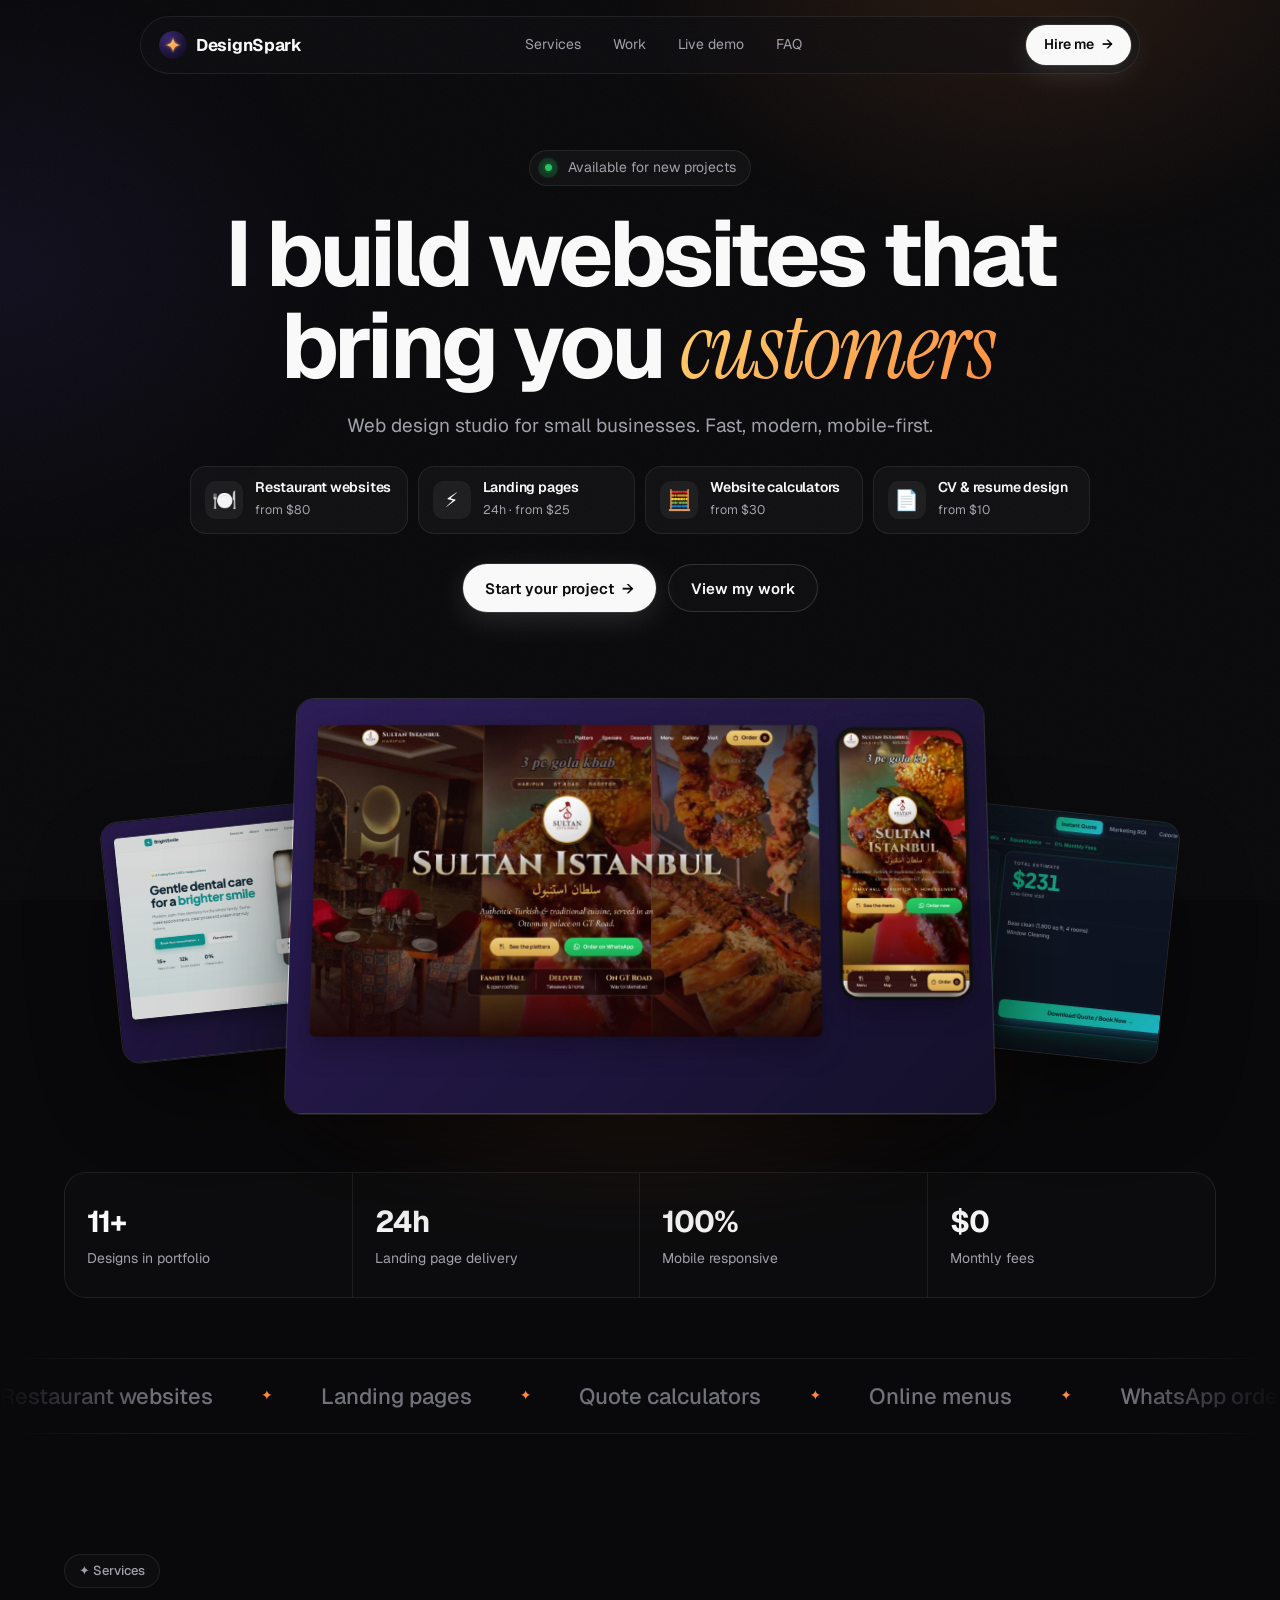
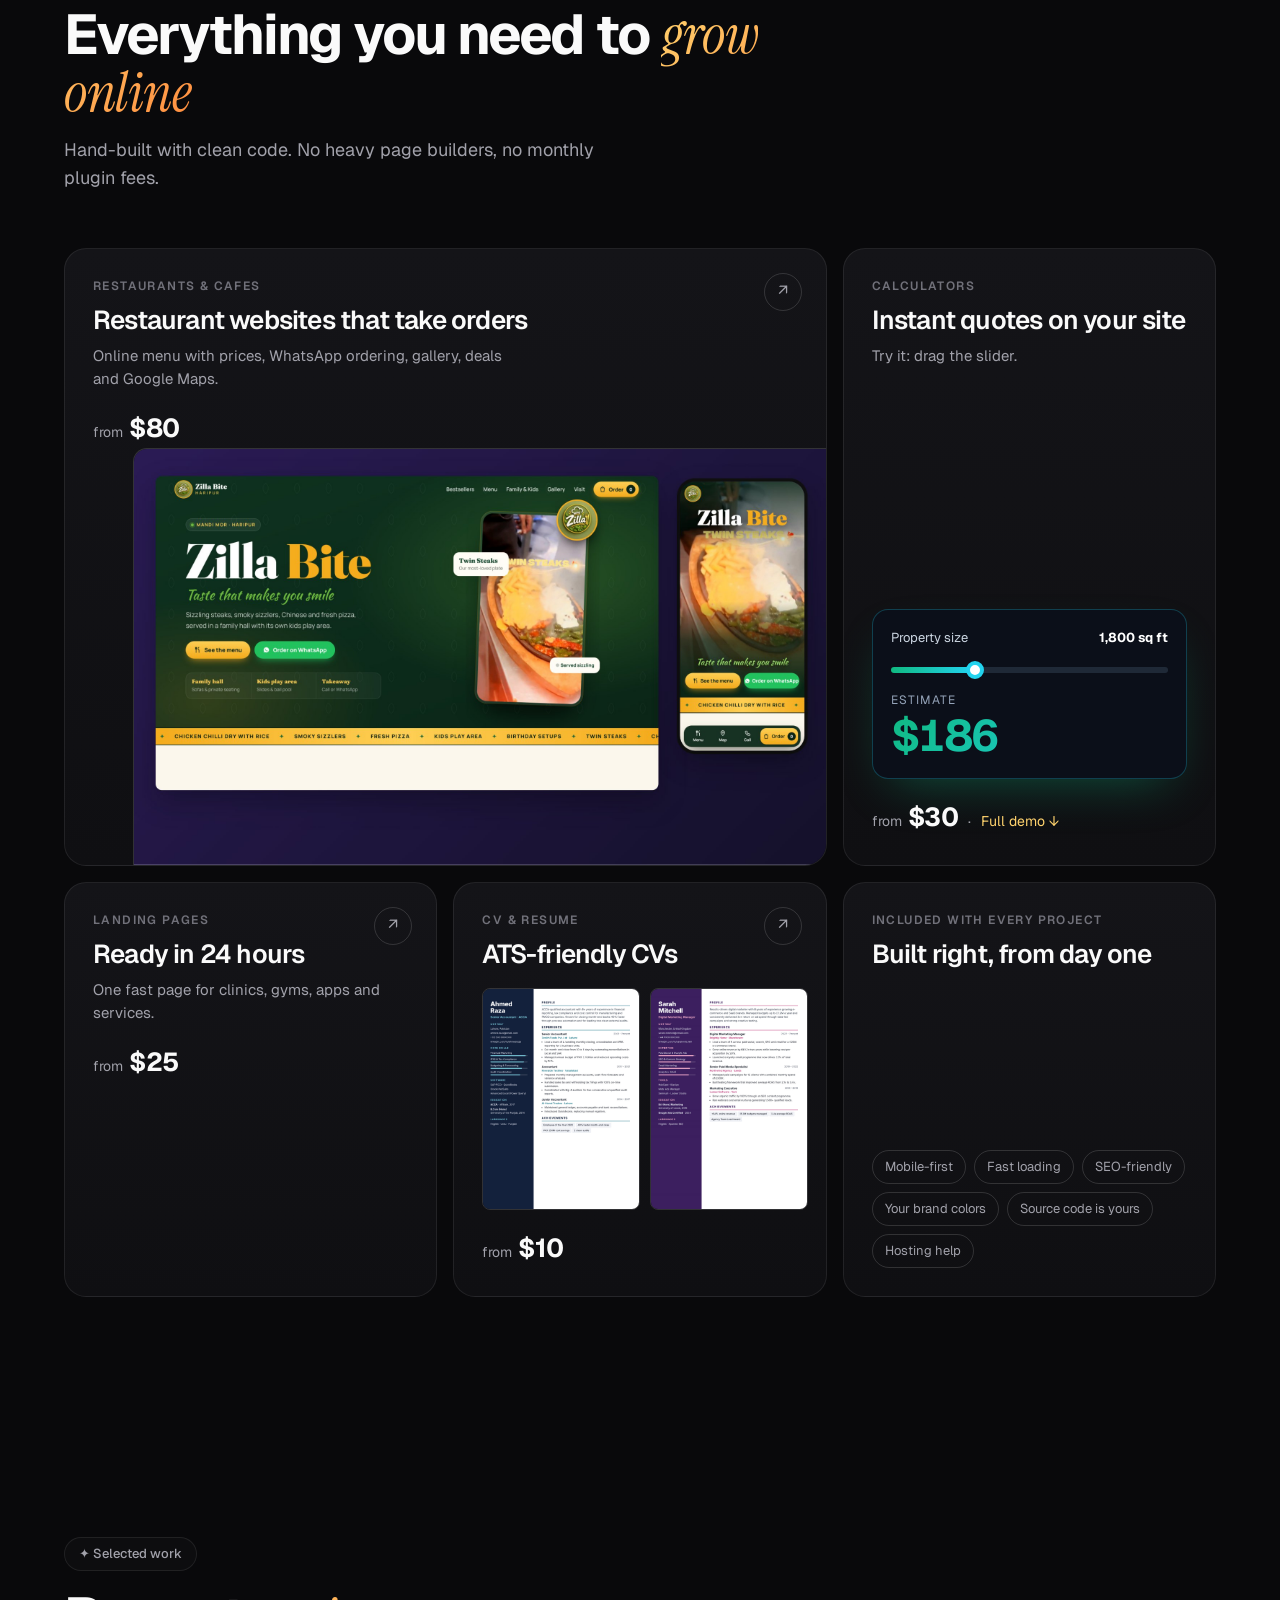
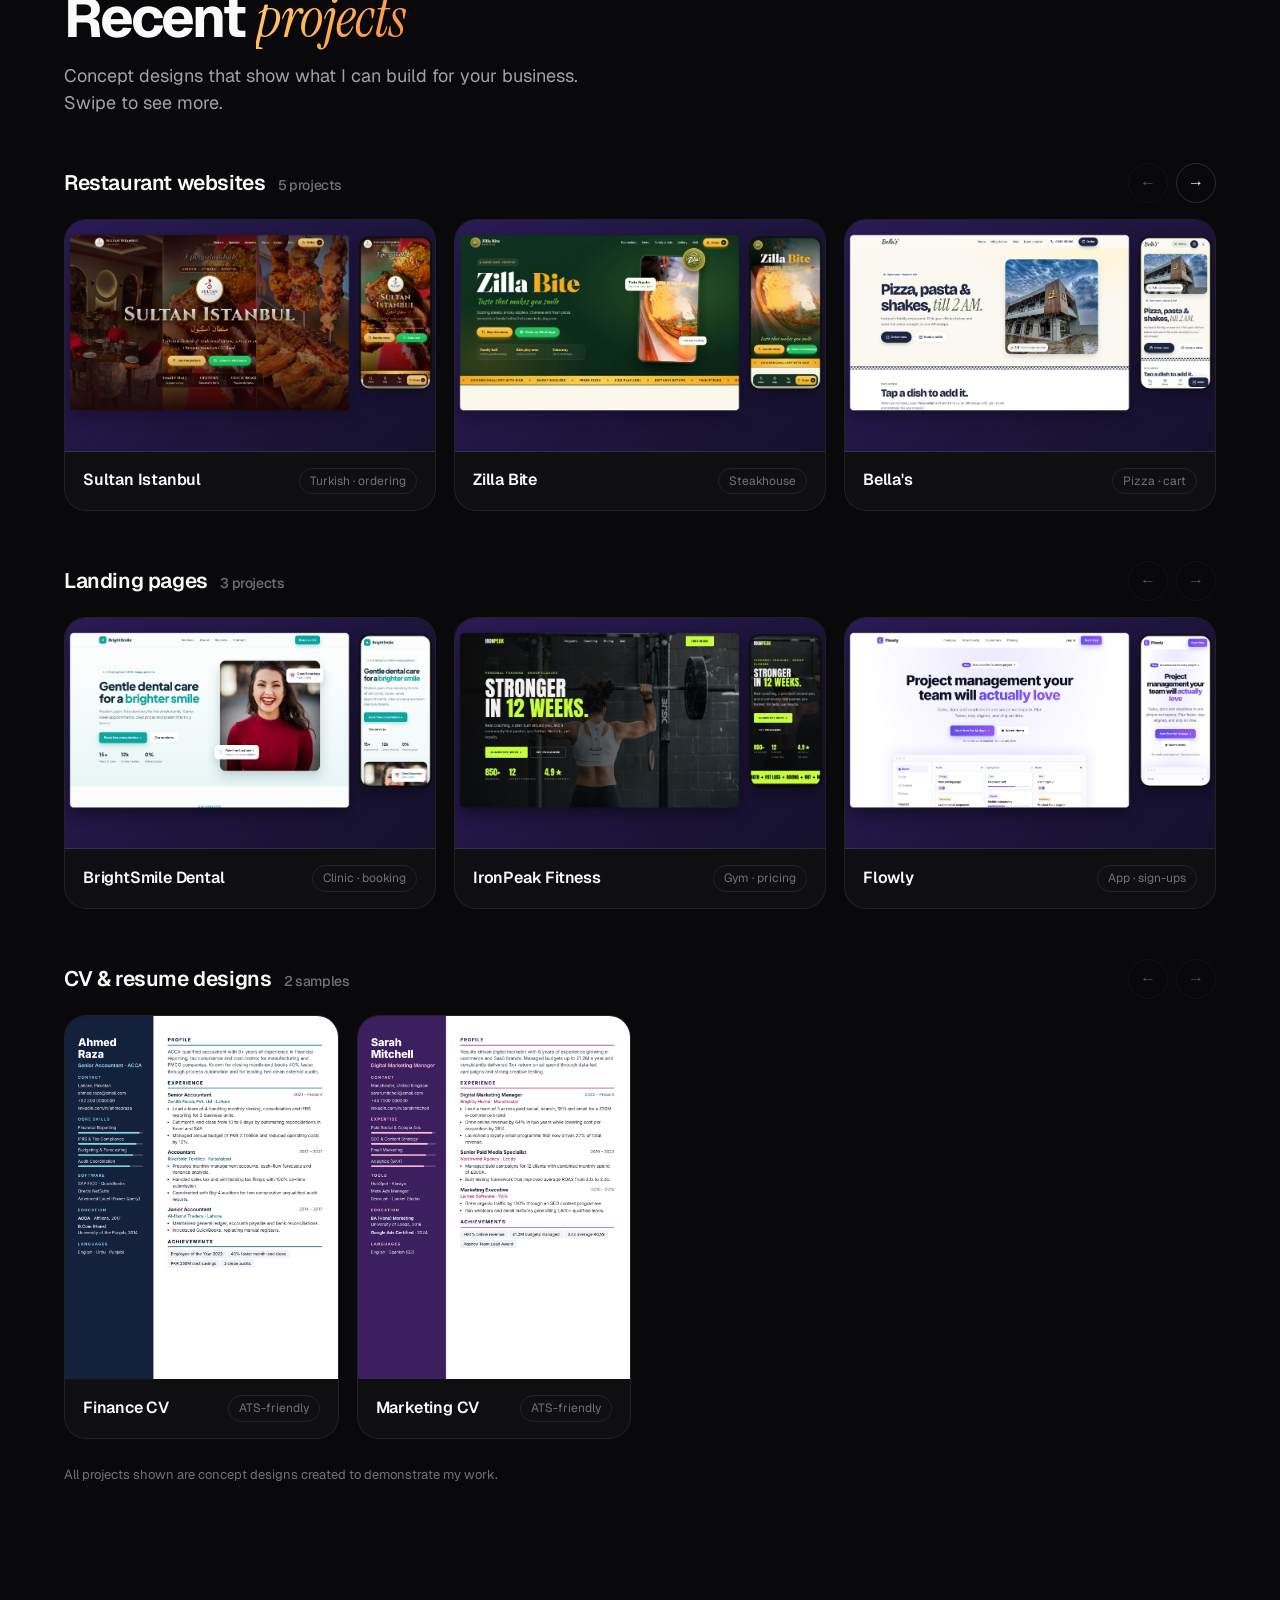
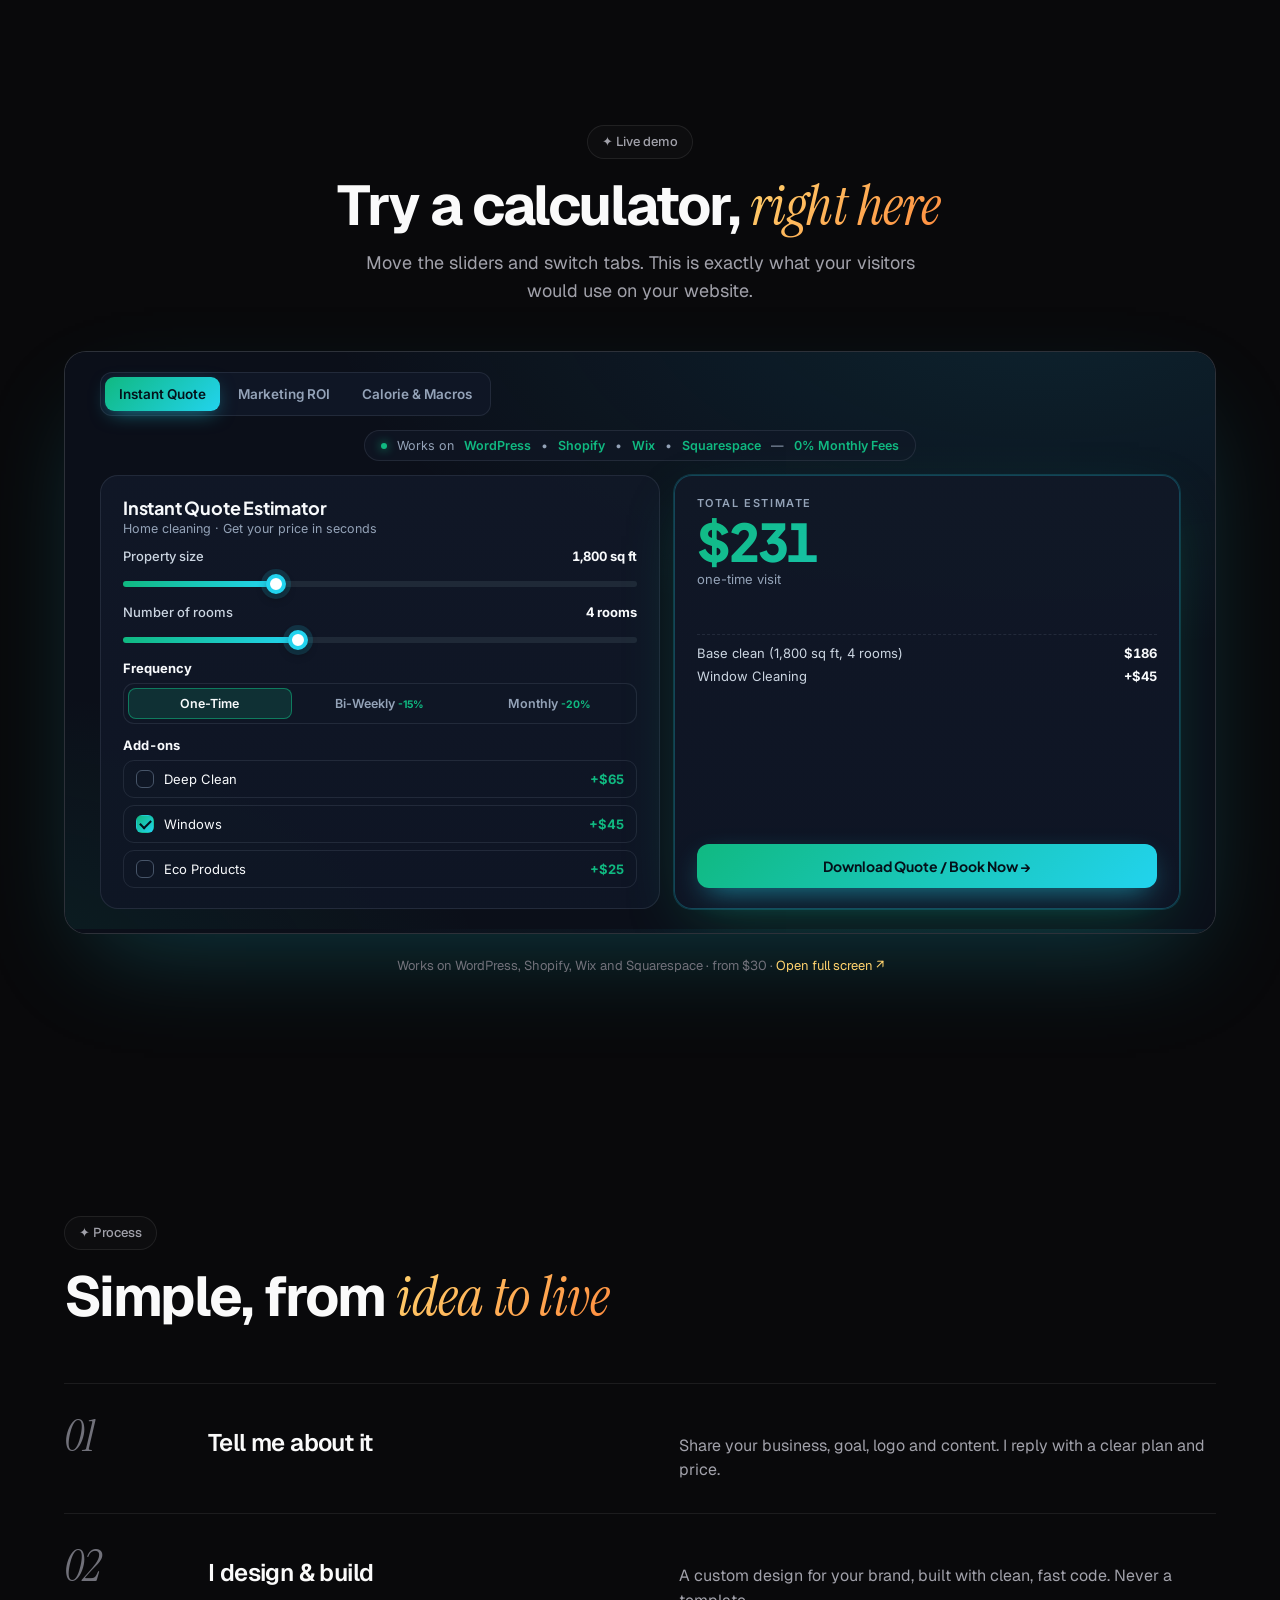
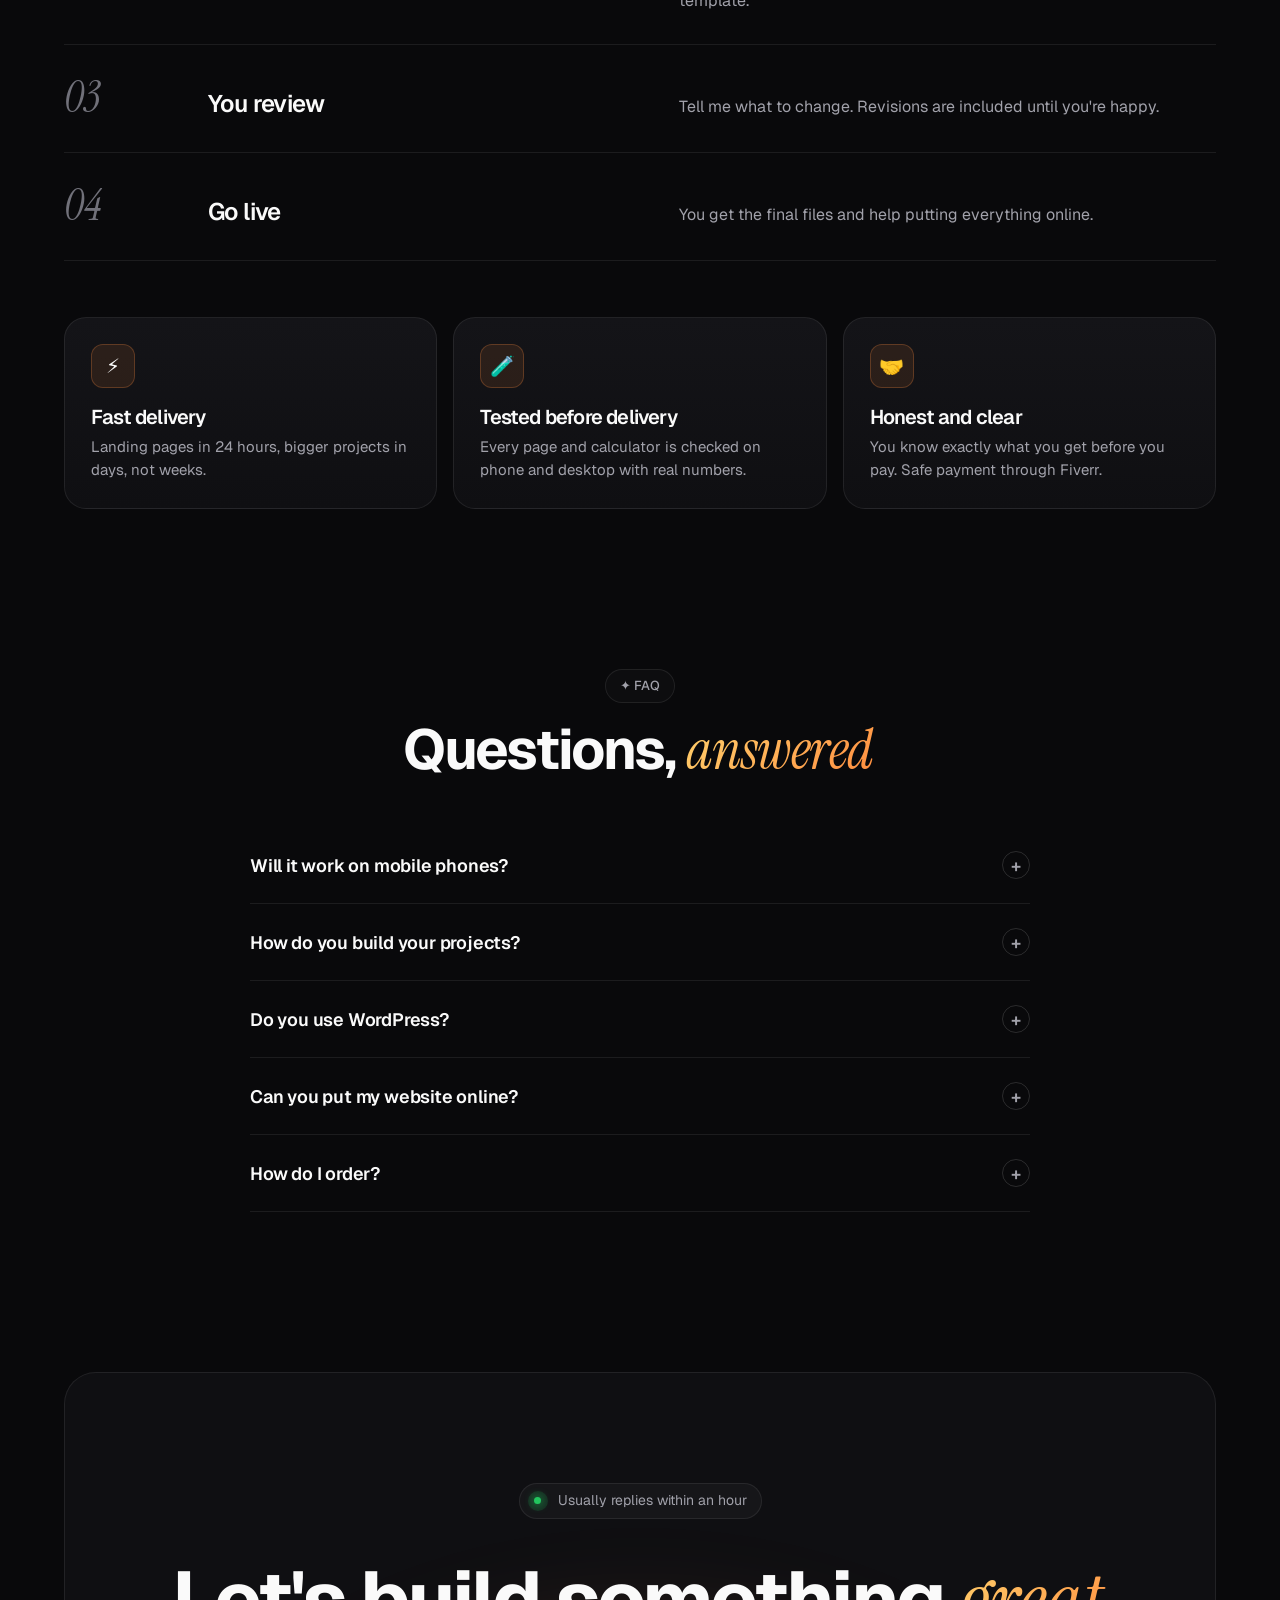
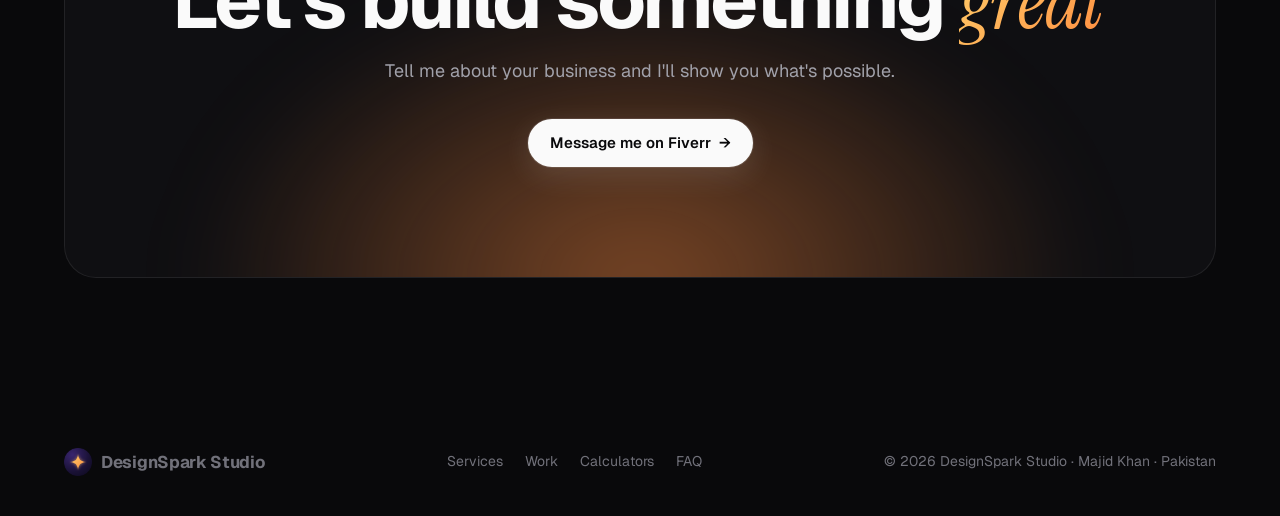
<file: designspark-site/index.html>
<!DOCTYPE html>
<html lang="en">
<head>
<meta charset="utf-8">
<meta name="viewport" content="width=device-width, initial-scale=1">
<title>DesignSpark Studio · Websites, Landing Pages & Calculators</title>
<meta name="description" content="DesignSpark Studio designs fast, modern websites, landing pages and website calculators for small businesses. Clean code, mobile-first, quick delivery.">
<meta property="og:title" content="DesignSpark Studio">
<meta property="og:description" content="Websites, landing pages and calculators that turn visitors into customers.">
<meta property="og:image" content="img/sultan-istanbul.jpg">
<meta name="theme-color" content="#09090B">
<link rel="icon" href="img/icon.png">
<link rel="preconnect" href="https://fonts.googleapis.com"><link rel="preconnect" href="https://fonts.gstatic.com" crossorigin>
<link href="https://fonts.googleapis.com/css2?family=Geist:wght@400;500;600;700;800&family=Instrument+Serif:ital@1&display=swap" rel="stylesheet">
<style>
:root{
 --bg:#09090B;--s1:#0F0F12;--s2:#141418;--line:rgba(255,255,255,.08);--line2:rgba(255,255,255,.14);
 --text:#FAFAFA;--muted:#A1A1AA;--dim:#71717A;
 --og:linear-gradient(135deg,#FFD36E,#FF8A3D);--r:22px;
}
*{box-sizing:border-box;margin:0;padding:0}
html{scroll-behavior:smooth}
body{font-family:Geist,Inter,system-ui,sans-serif;background:var(--bg);color:var(--text);line-height:1.55;-webkit-font-smoothing:antialiased;overflow-x:hidden}
img{display:block;max-width:100%;height:auto}
a{color:inherit;text-decoration:none}
.wrap{width:min(1160px,90%);margin:0 auto}
.serif{font-family:"Instrument Serif",serif;font-style:italic;font-weight:400;letter-spacing:-.5px;padding-right:.06em}
.og{background:var(--og);-webkit-background-clip:text;background-clip:text;color:transparent}
.btn{display:inline-flex;align-items:center;gap:8px;height:48px;padding:0 22px;border-radius:999px;font-weight:600;font-size:15px;transition:transform .2s,background .2s,box-shadow .2s;white-space:nowrap}
.btn:hover{transform:translateY(-1px)}
.btn-w{background:#FAFAFA;color:#09090B;box-shadow:0 0 0 1px rgba(255,255,255,.1),0 8px 30px rgba(255,255,255,.12)}
.btn-w:hover{background:#fff;box-shadow:0 0 0 1px #fff,0 10px 40px rgba(255,211,110,.3)}
.btn-g{border:1px solid var(--line2);color:var(--text);background:rgba(255,255,255,.02)}
.btn-g:hover{background:rgba(255,255,255,.06)}
.arrow{transition:transform .2s}.btn:hover .arrow{transform:translateX(3px)}
.eyebrow{display:inline-flex;align-items:center;gap:8px;font-size:13px;font-weight:500;color:var(--muted);border:1px solid var(--line);border-radius:999px;padding:6px 14px;background:rgba(255,255,255,.02)}
h2{font-size:clamp(34px,5vw,56px);line-height:1.04;letter-spacing:-2px;font-weight:700;margin:18px 0 14px}
.lead{color:var(--muted);font-size:18px;max-width:560px}
section{padding:120px 0;position:relative}
.head{max-width:720px}
.head.c{text-align:center;margin:0 auto}.head.c .lead{margin:0 auto}

.bgfx{position:fixed;inset:0;pointer-events:none;z-index:-1;background:
 radial-gradient(700px 500px at 80% -5%,rgba(255,138,61,.13),transparent 60%),
 radial-gradient(600px 500px at 0% 30%,rgba(120,90,255,.08),transparent 60%)}
.grain{position:fixed;inset:0;pointer-events:none;z-index:50;opacity:.035;background-image:url("data:image/svg+xml,%3Csvg xmlns='http://www.w3.org/2000/svg' width='160' height='160'%3E%3Cfilter id='n'%3E%3CfeTurbulence type='fractalNoise' baseFrequency='.9' numOctaves='3' stitchTiles='stitch'/%3E%3C/filter%3E%3Crect width='100%25' height='100%25' filter='url(%23n)'/%3E%3C/svg%3E")}

/* nav */
.nav{position:fixed;top:16px;left:50%;transform:translateX(-50%);z-index:40;width:min(1000px,calc(100% - 24px));display:flex;align-items:center;justify-content:space-between;gap:12px;padding:8px 8px 8px 18px;border-radius:999px;background:rgba(15,15,18,.62);border:1px solid var(--line);backdrop-filter:blur(16px) saturate(1.4);-webkit-backdrop-filter:blur(16px) saturate(1.4);transition:background .3s,border-color .3s}
.nav.sc{background:rgba(15,15,18,.85);border-color:var(--line2)}
.logo{display:flex;align-items:center;gap:9px;font-weight:700;font-size:17px;letter-spacing:-.3px}
.logo img{width:28px;height:28px}
.nav-links{display:flex;gap:4px}
.nav-links a{font-size:14px;color:var(--muted);padding:8px 14px;border-radius:999px;transition:.2s}
.nav-links a:hover{color:var(--text);background:rgba(255,255,255,.05)}
.nav .btn{height:40px;padding:0 18px;font-size:14px}

/* hero */
.hero{padding:150px 0 60px;text-align:center}
.avail{display:inline-flex;align-items:center;gap:10px;font-size:14px;color:var(--muted);border:1px solid var(--line);background:rgba(255,255,255,.03);padding:6px 14px 6px 8px;border-radius:999px}
.avail i{width:20px;height:20px;border-radius:50%;background:rgba(34,197,94,.15);display:grid;place-items:center}
.avail i::after{content:"";width:7px;height:7px;border-radius:50%;background:#22C55E;box-shadow:0 0 10px #22C55E;animation:pulse 2s infinite}
@keyframes pulse{50%{opacity:.4}}
h1{font-size:clamp(40px,7.4vw,92px);line-height:1;letter-spacing:-4px;font-weight:700;margin:22px auto 18px;max-width:1000px}
h1 .serif{letter-spacing:-2px}
.hero p.sub{color:var(--muted);font-size:clamp(16px,2vw,19px);max-width:620px;margin:0 auto 26px}
.cta{display:flex;gap:12px;justify-content:center;flex-wrap:wrap}
.hero-stage{position:relative;margin:80px auto 0;max-width:1060px;height:500px;perspective:1600px}
.hero-stage::before{content:"";position:absolute;left:10%;right:10%;top:20%;bottom:-10%;background:radial-gradient(closest-side,rgba(255,138,61,.35),transparent);filter:blur(60px)}
.shot{position:absolute;border-radius:18px;overflow:hidden;border:1px solid var(--line2);box-shadow:0 40px 100px -20px rgba(0,0,0,.8)}
.shot img{width:100%}
.shot.main{left:50%;top:0;width:66%;transform:translateX(-50%) rotateX(8deg);z-index:3}
.shot.l{left:0;top:110px;width:38%;transform:rotate(-6deg);z-index:2;opacity:.85}
.shot.r{right:0;top:110px;width:38%;transform:rotate(6deg);z-index:2;opacity:.85}
.svc-row{display:grid;grid-template-columns:repeat(4,1fr);gap:10px;max-width:900px;margin:0 auto 30px;text-align:left}
.sv{display:flex;align-items:center;gap:12px;padding:12px 14px;border:1px solid var(--line);border-radius:16px;background:rgba(255,255,255,.03);transition:border-color .2s,background .2s,transform .2s}
.sv:hover{border-color:rgba(255,138,61,.45);background:rgba(255,138,61,.06);transform:translateY(-2px)}
.sv i{font-style:normal;font-size:20px;width:38px;height:38px;flex:none;border-radius:11px;display:grid;place-items:center;background:rgba(255,255,255,.05)}
.sv b{display:block;font-size:14px;font-weight:600;letter-spacing:-.2px;line-height:1.25}
.sv small{color:var(--muted);font-size:12.5px}
.shot.r img{aspect-ratio:1280/769;object-fit:cover;object-position:left top}
.facts{display:grid;grid-template-columns:repeat(4,1fr);margin-top:40px;border:1px solid var(--line);border-radius:var(--r);background:rgba(255,255,255,.015)}
.fact{padding:26px 22px;text-align:left;border-right:1px solid var(--line)}
.fact:last-child{border-right:0}
.fact b{display:block;font-size:30px;letter-spacing:-1px;font-weight:700}
.fact span{color:var(--muted);font-size:14px}

/* marquee */
.marquee{border-block:1px solid var(--line);overflow:hidden;padding:20px 0;-webkit-mask-image:linear-gradient(90deg,transparent,#000 12%,#000 88%,transparent);mask-image:linear-gradient(90deg,transparent,#000 12%,#000 88%,transparent)}
.mq{display:flex;gap:48px;width:max-content;animation:mq 40s linear infinite}
.mq span{font-size:22px;font-weight:500;color:var(--dim);display:flex;align-items:center;gap:48px;white-space:nowrap}
.mq span::after{content:"✦";color:#FF8A3D;font-size:14px}
@keyframes mq{to{transform:translateX(-50%)}}

/* bento */
.bento{display:grid;grid-template-columns:repeat(6,1fr);gap:16px;margin-top:56px;grid-auto-flow:dense}
.tile{position:relative;display:block;background:linear-gradient(180deg,var(--s2),var(--s1));border:1px solid var(--line);border-radius:var(--r);padding:28px;overflow:hidden;transition:border-color .25s,transform .25s}
.tile:hover{border-color:var(--line2);transform:translateY(-2px)}
.tile .tag{font-size:12px;font-weight:600;letter-spacing:1.4px;text-transform:uppercase;color:var(--dim)}
.tile h3{font-size:26px;letter-spacing:-.8px;line-height:1.15;margin:10px 0 8px;font-weight:600}
.tile p{color:var(--muted);font-size:15px;max-width:420px}
.price{display:inline-flex;align-items:baseline;gap:6px;margin-top:18px;font-size:14px;color:var(--muted)}
.price b{font-size:26px;color:var(--text);letter-spacing:-.5px}
.tile .go{position:absolute;top:24px;right:24px;width:38px;height:38px;border-radius:50%;border:1px solid var(--line2);display:grid;place-items:center;color:var(--muted);transition:.25s}
.tile:hover .go{background:#FAFAFA;color:#09090B;transform:rotate(-45deg)}
.t-rest{grid-column:span 4;grid-row:span 2;display:flex;flex-direction:column;min-height:440px}
.t-rest .pic{margin:auto -28px -28px 40px;border-radius:14px 0 0 0;overflow:hidden;border:1px solid var(--line2);border-right:0;border-bottom:0;transition:transform .5s}
.t-rest:hover .pic{transform:translate(-6px,-6px)}
.t-land{grid-column:span 2}
.t-calc{grid-column:span 2;grid-row:span 2;display:flex;flex-direction:column}
.t-cv{grid-column:span 2}
.t-wide{grid-column:span 2;display:flex;flex-direction:column;justify-content:space-between}
.mini{margin-top:auto;background:#0B0F19;border:1px solid rgba(34,211,238,.25);border-radius:16px;padding:18px;box-shadow:0 20px 50px -20px rgba(16,185,129,.4)}
.mini .lab{display:flex;justify-content:space-between;font-size:13px;color:#CBD5E1;margin-bottom:8px}.mini .lab b{color:#fff}
.mini input[type=range]{-webkit-appearance:none;appearance:none;width:100%;height:6px;border-radius:99px;outline:none;background:linear-gradient(90deg,#10B981,#22D3EE var(--p,40%),#1F2937 var(--p,40%));margin-bottom:14px;cursor:pointer}
.mini input::-webkit-slider-thumb{-webkit-appearance:none;width:18px;height:18px;border-radius:50%;background:#fff;border:4px solid #22D3EE}
.mini input::-moz-range-thumb{width:12px;height:12px;border-radius:50%;background:#fff;border:4px solid #22D3EE}
.mini .tot{font-size:44px;font-weight:700;letter-spacing:-1.5px;background:linear-gradient(135deg,#10B981,#22D3EE);-webkit-background-clip:text;background-clip:text;color:transparent;font-variant-numeric:tabular-nums;line-height:1.1}
.mini small{color:#94A3B8;font-size:12px;letter-spacing:1px}
.cvs{display:flex;gap:10px;margin-top:18px}
.cvs img{width:50%;border-radius:8px;border:1px solid var(--line2);transition:transform .4s}
.t-cv:hover .cvs img:first-child{transform:rotate(-4deg) translateY(-4px)}.t-cv:hover .cvs img:last-child{transform:rotate(4deg) translateY(-4px)}
.chips{display:flex;flex-wrap:wrap;gap:8px;margin-top:20px}
.chips span{font-size:13px;border:1px solid var(--line2);border-radius:999px;padding:6px 12px;color:var(--muted)}

/* work */
.row{margin-top:46px}
.row-h{display:flex;justify-content:space-between;align-items:center;gap:16px;margin-bottom:16px}
.row-h h3{font-size:21px;font-weight:600;letter-spacing:-.4px}.row-h small{font-size:14px;color:var(--dim);font-weight:500;margin-left:8px}
.arrows{display:flex;gap:8px}
.arrows button{width:40px;height:40px;border-radius:50%;border:1px solid var(--line2);background:transparent;color:var(--text);font-size:16px;cursor:pointer;transition:.2s}
.arrows button:hover{background:#FAFAFA;color:#09090B}
.arrows button:disabled{opacity:.3;cursor:default;background:transparent;color:var(--text)}
.rail{display:flex;gap:18px;overflow-x:auto;scroll-snap-type:x mandatory;scroll-behavior:smooth;scrollbar-width:none;padding-bottom:4px}
.rail::-webkit-scrollbar{display:none}
.rail .work{flex:0 0 calc((100% - 36px)/3);scroll-snap-align:start}
#cv .rail .work{flex-basis:calc((100% - 54px)/4)}
.cvim{aspect-ratio:3/4!important}
.demo{margin-top:46px;border-radius:var(--r);overflow:hidden;border:1px solid var(--line2);box-shadow:0 40px 100px -30px rgba(34,211,238,.25);background:#0B0F19}
.demo iframe{display:block;width:100%;height:700px;border:0}
.work{display:flex;flex-direction:column;border-radius:var(--r);overflow:hidden;background:var(--s1);border:1px solid var(--line);transition:border-color .25s,opacity .8s,transform .8s}
.work:hover{border-color:var(--line2)}
.work .im{overflow:hidden;aspect-ratio:16/10;background:#111}
.work img{width:100%;height:100%;object-fit:cover;object-position:top;transition:transform .6s cubic-bezier(.2,.7,.2,1)}
.work:hover img{transform:scale(1.05)}
.work .meta{padding:16px 18px;display:flex;justify-content:space-between;align-items:center;gap:10px}
.work h4{font-size:16px;font-weight:600;letter-spacing:-.2px}
.work .meta span{font-size:12px;color:var(--dim);border:1px solid var(--line);border-radius:999px;padding:3px 10px;white-space:nowrap}
.note{margin-top:22px;color:var(--dim);font-size:13px}

.hero-stage{height:440px}
/* process */
.steps{margin-top:56px;border-top:1px solid var(--line)}
.step{display:grid;grid-template-columns:120px 1fr 1.2fr;gap:24px;padding:30px 0;border-bottom:1px solid var(--line);align-items:baseline;transition:padding .3s,opacity .8s,transform .8s}
.step:hover{padding-left:12px}
.step .n{font-family:"Instrument Serif",serif;font-style:italic;font-size:44px;color:var(--dim);line-height:1}
.step h3{font-size:24px;letter-spacing:-.6px;font-weight:600}
.step p{color:var(--muted)}
.why{display:grid;grid-template-columns:repeat(3,1fr);gap:16px;margin-top:56px}
.why .tile{padding:26px}
.why .ic{width:44px;height:44px;border-radius:12px;display:grid;place-items:center;background:rgba(255,138,61,.1);border:1px solid rgba(255,138,61,.25);font-size:20px;margin-bottom:18px}
.why h3{font-size:20px;margin:0 0 6px}

/* faq */
.faq{max-width:780px;margin:48px auto 0}
.q{border-bottom:1px solid var(--line)}
.q button{width:100%;display:flex;justify-content:space-between;align-items:center;gap:20px;padding:24px 0;background:none;border:0;color:var(--text);font:600 18px Geist,sans-serif;text-align:left;cursor:pointer;letter-spacing:-.2px}
.q button i{width:28px;height:28px;flex:none;border-radius:50%;border:1px solid var(--line2);display:grid;place-items:center;font-style:normal;color:var(--muted);transition:transform .3s}
.q.open button i{transform:rotate(45deg)}
.q .a{display:grid;grid-template-rows:0fr;transition:grid-template-rows .35s ease}
.q.open .a{grid-template-rows:1fr}
.q .a>div{overflow:hidden}
.q .a p{color:var(--muted);padding-bottom:24px;max-width:680px}

/* final */
.final{position:relative;text-align:center;border:1px solid var(--line);border-radius:32px;padding:110px 30px;overflow:hidden;background:var(--s1)}
.final::before{content:"";position:absolute;left:50%;bottom:-60%;width:900px;height:600px;transform:translateX(-50%);background:radial-gradient(closest-side,rgba(255,138,61,.45),transparent);filter:blur(40px)}
.final>*{position:relative}
.final h2{font-size:clamp(40px,6.5vw,80px);letter-spacing:-3px}
.final p{color:var(--muted);font-size:18px;margin:0 auto 34px;max-width:520px}
footer{padding:50px 0 40px;color:var(--dim);font-size:14px}
footer .wrap{display:flex;justify-content:space-between;align-items:center;gap:16px;flex-wrap:wrap}
footer nav{display:flex;gap:22px}footer nav a:hover{color:var(--text)}

/* reveal */
.rv{opacity:0;transform:translateY(24px);transition:opacity .8s cubic-bezier(.2,.7,.2,1),transform .8s cubic-bezier(.2,.7,.2,1),border-color .25s}
.rv.in{opacity:1;transform:none}
.tile.rv.in:hover{transform:translateY(-2px)}
@media (prefers-reduced-motion:reduce){.rv{opacity:1;transform:none;transition:none}.mq{animation:none}html{scroll-behavior:auto}}

@media (max-width:980px){
 .nav-links{display:none}
 .bento{grid-template-columns:repeat(2,1fr)}
 .t-rest{grid-column:span 2;grid-row:auto;min-height:0}
 .t-land,.t-cv,.t-wide{grid-column:span 1}
 .t-calc{grid-column:span 1;grid-row:span 2}
 .rail .work{flex-basis:calc((100% - 18px)/2)}
 #cv .rail .work{flex-basis:calc((100% - 36px)/3)}
 .why{grid-template-columns:1fr}
 .step{grid-template-columns:70px 1fr}.step p{grid-column:2}
 .facts{grid-template-columns:repeat(2,1fr)}.fact:nth-child(2){border-right:0}.fact:nth-child(-n+2){border-bottom:1px solid var(--line)}
 .hero-stage{height:420px}
 .svc-row{grid-template-columns:1fr 1fr;max-width:560px}
}
@media (max-width:640px){
 section{padding:84px 0}
 .hero{padding:104px 0 30px}
 .svc-row{gap:8px;margin-bottom:22px}.sv{padding:10px;gap:9px;border-radius:14px}.sv i{width:32px;height:32px;font-size:17px;border-radius:9px}.sv b{font-size:13px}.sv small{font-size:11.5px}
 .hero p.sub{margin-bottom:20px}
 h1{letter-spacing:-2.5px}
 .hero-stage{height:auto;margin-top:50px}
 .shot.main{position:relative;left:0;width:100%;transform:none}
 .shot.l,.shot.r{display:none}
 .bento{grid-template-columns:1fr}
 .t-rest,.t-land,.t-calc,.t-cv,.t-wide{grid-column:auto;grid-row:auto}
 .t-rest .pic{margin:22px 0 0}
 .rail{margin:0 -5.5%;padding:0 5.5% 4px;scroll-padding-left:5.5%;gap:12px}
 .rail .work{flex-basis:82%}
 #cv .rail .work{flex-basis:56%}
 .arrows{display:none}
 .rail .work .meta span{display:none}
 .row{margin-top:34px}
 .tile{padding:22px}.tile h3{font-size:23px}
 .step{grid-template-columns:52px 1fr;gap:14px;padding:22px 0}.step .n{font-size:34px}.step h3{font-size:20px}
 .final{padding:80px 22px;border-radius:24px}
 .nav{padding-left:14px}
 .fact{padding:20px 16px}.fact b{font-size:26px}
 footer .wrap{flex-direction:column;align-items:flex-start}
}
</style>
</head>
<body>
<div class="bgfx"></div><div class="grain"></div>

<header class="nav" id="nav">
 <a href="#" class="logo"><img src="img/icon.png" alt="">DesignSpark</a>
 <nav class="nav-links"><a href="#services">Services</a><a href="#work">Work</a><a href="#calc">Live demo</a><a href="#faq">FAQ</a></nav>
 <a class="btn btn-w" href="https://www.fiverr.com/designsparkpk1" target="_blank" rel="noopener">Hire me <span class="arrow">→</span></a>
</header>

<main>
<section class="hero">
 <div class="wrap">
  <div class="avail rv"><i></i>Available for new projects</div>
  <h1 class="rv">I build websites that bring you <span class="serif og">customers</span></h1>
  <p class="sub rv">Web design studio for small businesses. Fast, modern, mobile-first.</p>
  <div class="svc-row rv">
   <a class="sv" href="#rest"><i>🍽️</i><span><b>Restaurant websites</b><small>from $80</small></span></a>
   <a class="sv" href="#land"><i>⚡</i><span><b>Landing pages</b><small>24h · from $25</small></span></a>
   <a class="sv" href="#calc"><i>🧮</i><span><b>Website calculators</b><small>from $30</small></span></a>
   <a class="sv" href="#cv"><i>📄</i><span><b>CV & resume design</b><small>from $10</small></span></a>
  </div>
  <div class="cta rv">
   <a class="btn btn-w" href="https://www.fiverr.com/designsparkpk1" target="_blank" rel="noopener">Start your project <span class="arrow">→</span></a>
   <a class="btn btn-g" href="#work">View my work</a>
  </div>
  <div class="hero-stage rv">
   <div class="shot l"><img src="img/brightsmile-dental.jpg" alt="Dental clinic landing page" width="1280" height="769"></div>
   <div class="shot main"><img src="img/sultan-istanbul.jpg" alt="Restaurant website on laptop and phone" width="1280" height="769"></div>
   <div class="shot r"><img src="img/calc-quote.jpg" alt="Website quote calculator" width="900" height="500"></div>
  </div>
  <div class="facts rv">
   <div class="fact"><b>11+</b><span>Designs in portfolio</span></div>
   <div class="fact"><b>24h</b><span>Landing page delivery</span></div>
   <div class="fact"><b>100%</b><span>Mobile responsive</span></div>
   <div class="fact"><b>$0</b><span>Monthly fees</span></div>
  </div>
 </div>
</section>

<div class="marquee" aria-hidden="true"><div class="mq">
 <span>Restaurant websites</span><span>Landing pages</span><span>Quote calculators</span><span>Online menus</span><span>WhatsApp ordering</span><span>ROI calculators</span><span>CV design</span>
 <span>Restaurant websites</span><span>Landing pages</span><span>Quote calculators</span><span>Online menus</span><span>WhatsApp ordering</span><span>ROI calculators</span><span>CV design</span>
</div></div>

<section id="services">
 <div class="wrap">
  <div class="head rv">
   <div class="eyebrow">✦ Services</div>
   <h2>Everything you need to <span class="serif og">grow online</span></h2>
   <p class="lead">Hand-built with clean code. No heavy page builders, no monthly plugin fees.</p>
  </div>
  <div class="bento">
   <a class="tile t-rest rv" href="#rest">
    <span class="go">↗</span>
    <div class="tag">Restaurants & cafes</div>
    <h3>Restaurant websites that take orders</h3>
    <p>Online menu with prices, WhatsApp ordering, gallery, deals and Google Maps.</p>
    <div class="price">from <b>$80</b></div>
    <div class="pic"><img src="img/zilla-bite.jpg" alt="Restaurant website example" loading="lazy" width="1280" height="769"></div>
   </a>
   <div class="tile t-calc rv">
    <div class="tag">Calculators</div>
    <h3>Instant quotes on your site</h3>
    <p>Try it: drag the slider.</p>
    <div class="mini" aria-label="Live demo calculator">
     <div class="lab"><span>Property size</span><b id="mv">1,800 sq ft</b></div>
     <input type="range" id="mr" min="500" max="5000" step="50" value="1800" aria-label="Property size">
     <small>ESTIMATE</small>
     <div class="tot" id="mt">$186</div>
    </div>
    <div class="price">from <b>$30</b>&nbsp;·&nbsp;<a href="#calc" style="color:#FFD36E">Full demo ↓</a></div>
   </div>
   <a class="tile t-land rv" href="#land">
    <span class="go">↗</span>
    <div class="tag">Landing pages</div>
    <h3>Ready in 24 hours</h3>
    <p>One fast page for clinics, gyms, apps and services.</p>
    <div class="price">from <b>$25</b></div>
   </a>
   <a class="tile t-cv rv" href="#cv">
    <span class="go">↗</span>
    <div class="tag">CV & resume</div>
    <h3>ATS-friendly CVs</h3>
    <div class="cvs"><img src="img/cv-sample-1.jpg" alt="CV sample" loading="lazy" width="900" height="1273"><img src="img/cv-sample-2.jpg" alt="CV sample" loading="lazy" width="900" height="1273"></div>
    <div class="price">from <b>$10</b></div>
   </a>
   <div class="tile t-wide rv">
    <div>
     <div class="tag">Included with every project</div>
     <h3>Built right, from day one</h3>
    </div>
    <div class="chips"><span>Mobile-first</span><span>Fast loading</span><span>SEO-friendly</span><span>Your brand colors</span><span>Source code is yours</span><span>Hosting help</span></div>
   </div>
  </div>
 </div>
</section>

<section id="work">
 <div class="wrap">
  <div class="head rv">
   <div class="eyebrow">✦ Selected work</div>
   <h2>Recent <span class="serif og">projects</span></h2>
   <p class="lead">Concept designs that show what I can build for your business. Swipe to see more.</p>
  </div>

  <div class="row rv" id="rest">
   <div class="row-h"><h3>Restaurant websites <small>5 projects</small></h3><div class="arrows"><button aria-label="Previous" data-d="-1">←</button><button aria-label="Next" data-d="1">→</button></div></div>
   <div class="rail">
    <div class="work"><div class="im"><img src="img/sultan-istanbul.jpg" alt="Sultan Istanbul website" loading="lazy" width="1280" height="769"></div><div class="meta"><h4>Sultan Istanbul</h4><span>Turkish · ordering</span></div></div>
    <div class="work"><div class="im"><img src="img/zilla-bite.jpg" alt="Zilla Bite website" loading="lazy" width="1280" height="769"></div><div class="meta"><h4>Zilla Bite</h4><span>Steakhouse</span></div></div>
    <div class="work"><div class="im"><img src="img/bellas.jpg" alt="Bella's website" loading="lazy" width="1280" height="769"></div><div class="meta"><h4>Bella's</h4><span>Pizza · cart</span></div></div>
    <div class="work"><div class="im"><img src="img/flame-up.jpg" alt="Flame Up website" loading="lazy" width="1280" height="769"></div><div class="meta"><h4>Flame Up</h4><span>Fast food · deals</span></div></div>
    <div class="work"><div class="im"><img src="img/al-arabian-mandi.jpg" alt="Al Arabian Mandi website" loading="lazy" width="1280" height="769"></div><div class="meta"><h4>Al Arabian Mandi</h4><span>Arabian · Shinwari</span></div></div>
   </div>
  </div>

  <div class="row rv" id="land">
   <div class="row-h"><h3>Landing pages <small>3 projects</small></h3><div class="arrows"><button aria-label="Previous" data-d="-1">←</button><button aria-label="Next" data-d="1">→</button></div></div>
   <div class="rail">
    <div class="work"><div class="im"><img src="img/brightsmile-dental.jpg" alt="BrightSmile dental landing page" loading="lazy" width="1280" height="769"></div><div class="meta"><h4>BrightSmile Dental</h4><span>Clinic · booking</span></div></div>
    <div class="work"><div class="im"><img src="img/ironpeak-fitness.jpg" alt="IronPeak fitness landing page" loading="lazy" width="1280" height="769"></div><div class="meta"><h4>IronPeak Fitness</h4><span>Gym · pricing</span></div></div>
    <div class="work"><div class="im"><img src="img/flowly-saas.jpg" alt="Flowly app landing page" loading="lazy" width="1280" height="769"></div><div class="meta"><h4>Flowly</h4><span>App · sign-ups</span></div></div>
   </div>
  </div>

  <div class="row rv" id="cv">
   <div class="row-h"><h3>CV & resume designs <small>2 samples</small></h3><div class="arrows"><button aria-label="Previous" data-d="-1">←</button><button aria-label="Next" data-d="1">→</button></div></div>
   <div class="rail">
    <a class="work" href="img/cv-sample-1.jpg" target="_blank" rel="noopener"><div class="im cvim"><img src="img/cv-sample-1.jpg" alt="Accountant CV design" loading="lazy" width="900" height="1273"></div><div class="meta"><h4>Finance CV</h4><span>ATS-friendly</span></div></a>
    <a class="work" href="img/cv-sample-2.jpg" target="_blank" rel="noopener"><div class="im cvim"><img src="img/cv-sample-2.jpg" alt="Marketing CV design" loading="lazy" width="900" height="1273"></div><div class="meta"><h4>Marketing CV</h4><span>ATS-friendly</span></div></a>
   </div>
  </div>
  <p class="note">All projects shown are concept designs created to demonstrate my work.</p>
 </div>
</section>

<section id="calc">
 <div class="wrap">
  <div class="head c rv">
   <div class="eyebrow">✦ Live demo</div>
   <h2>Try a calculator, <span class="serif og">right here</span></h2>
   <p class="lead">Move the sliders and switch tabs. This is exactly what your visitors would use on your website.</p>
  </div>
  <div class="demo rv">
   <iframe id="calcframe" src="calculators/?embed=1" title="Live calculator demo" loading="lazy"></iframe>
  </div>
  <p class="note" style="text-align:center">Works on WordPress, Shopify, Wix and Squarespace · from $30 · <a href="calculators/" style="color:#FFD36E">Open full screen ↗</a></p>
 </div>
</section>

<section id="process">
 <div class="wrap">
  <div class="head rv">
   <div class="eyebrow">✦ Process</div>
   <h2>Simple, from <span class="serif og">idea to live</span></h2>
  </div>
  <div class="steps">
   <div class="step rv"><span class="n">01</span><h3>Tell me about it</h3><p>Share your business, goal, logo and content. I reply with a clear plan and price.</p></div>
   <div class="step rv"><span class="n">02</span><h3>I design & build</h3><p>A custom design for your brand, built with clean, fast code. Never a template.</p></div>
   <div class="step rv"><span class="n">03</span><h3>You review</h3><p>Tell me what to change. Revisions are included until you're happy.</p></div>
   <div class="step rv"><span class="n">04</span><h3>Go live</h3><p>You get the final files and help putting everything online.</p></div>
  </div>
  <div class="why">
   <div class="tile rv"><div class="ic">⚡</div><h3>Fast delivery</h3><p>Landing pages in 24 hours, bigger projects in days, not weeks.</p></div>
   <div class="tile rv"><div class="ic">🧪</div><h3>Tested before delivery</h3><p>Every page and calculator is checked on phone and desktop with real numbers.</p></div>
   <div class="tile rv"><div class="ic">🤝</div><h3>Honest and clear</h3><p>You know exactly what you get before you pay. Safe payment through Fiverr.</p></div>
  </div>
 </div>
</section>

<section id="faq" style="padding-top:40px">
 <div class="wrap">
  <div class="head c rv">
   <div class="eyebrow">✦ FAQ</div>
   <h2>Questions, <span class="serif og">answered</span></h2>
  </div>
  <div class="faq">
   <div class="q rv"><button aria-expanded="false">Will it work on mobile phones?<i>+</i></button><div class="a"><div><p>Yes. Everything I build is fully responsive and tested on phones, tablets and desktops before delivery.</p></div></div></div>
   <div class="q rv"><button aria-expanded="false">How do you build your projects?<i>+</i></button><div class="a"><div><p>I hand-build with clean HTML, CSS and JavaScript, using modern AI-assisted tools to work fast. I personally test every page and calculator before delivery.</p></div></div></div>
   <div class="q rv"><button aria-expanded="false">Do you use WordPress?<i>+</i></button><div class="a"><div><p>No page builders, so your site stays light, fast and cheap to host. Calculators can still be added to WordPress, Shopify, Wix or Squarespace sites.</p></div></div></div>
   <div class="q rv"><button aria-expanded="false">Can you put my website online?<i>+</i></button><div class="a"><div><p>Yes. Hosting setup is included in bigger packages. You buy your own domain name, and I help you connect it.</p></div></div></div>
   <div class="q rv"><button aria-expanded="false">How do I order?<i>+</i></button><div class="a"><div><p>Message me on Fiverr with your idea. I'll reply quickly and suggest the best package. Payment is safe through Fiverr.</p></div></div></div>
  </div>
 </div>
</section>

<section style="padding-top:40px">
 <div class="wrap">
  <div class="final rv">
   <div class="avail" style="margin-bottom:22px"><i></i>Usually replies within an hour</div>
   <h2>Let's build something <span class="serif og">great</span></h2>
   <p>Tell me about your business and I'll show you what's possible.</p>
   <a class="btn btn-w" href="https://www.fiverr.com/designsparkpk1" target="_blank" rel="noopener">Message me on Fiverr <span class="arrow">→</span></a>
  </div>
 </div>
</section>
</main>

<footer>
 <div class="wrap">
  <a href="#" class="logo"><img src="img/icon.png" alt="">DesignSpark Studio</a>
  <nav><a href="#services">Services</a><a href="#work">Work</a><a href="calculators/">Calculators</a><a href="#faq">FAQ</a></nav>
  <div>© 2026 DesignSpark Studio · Majid Khan · Pakistan</div>
 </div>
</footer>

<script>
const nav=document.getElementById('nav');
addEventListener('scroll',()=>nav.classList.toggle('sc',scrollY>20),{passive:true});

const io=new IntersectionObserver(es=>es.forEach(e=>{if(e.isIntersecting){e.target.classList.add('in');io.unobserve(e.target)}}),{threshold:.12,rootMargin:'0px 0px -40px 0px'});
document.querySelectorAll('.rv').forEach((el,i)=>{el.style.transitionDelay=(i%4)*60+'ms';io.observe(el)});

const r=document.getElementById('mr'),mv=document.getElementById('mv'),mt=document.getElementById('mt');
let shown=186,raf;
function upd(){const v=+r.value;r.style.setProperty('--p',((v-r.min)/(r.max-r.min)*100)+'%');mv.textContent=v.toLocaleString('en-US')+' sq ft';
 const to=Math.round(49+v*0.045+56);cancelAnimationFrame(raf);const from=shown,t0=performance.now();
 const st=()=>{const k=Math.min(1,Math.max(0,(performance.now()-t0)/350)),e=1-Math.pow(1-k,3);shown=from+(to-from)*e;mt.textContent='$'+Math.round(shown).toLocaleString('en-US');if(k<1)raf=requestAnimationFrame(st)};raf=requestAnimationFrame(st);}
r.addEventListener('input',upd);upd();

document.querySelectorAll('.row').forEach(row=>{const rail=row.querySelector('.rail'),[pv,nx]=row.querySelectorAll('.arrows button');
 const st=()=>{pv.disabled=rail.scrollLeft<5;nx.disabled=rail.scrollLeft+rail.clientWidth>=rail.scrollWidth-5};
 row.querySelectorAll('.arrows button').forEach(b=>b.addEventListener('click',()=>rail.scrollBy({left:+b.dataset.d*(rail.querySelector('.work').offsetWidth+18),behavior:'smooth'})));
 rail.addEventListener('scroll',st,{passive:true});addEventListener('resize',st);st();});
const fr=document.getElementById('calcframe');
function fit(){try{const d=fr.contentDocument;if(!d||!d.body)return;const st=d.createElement('style');st.textContent='.brand{display:none!important}body{min-height:0!important;padding-top:20px!important;padding-bottom:20px!important}';if(!d.getElementById('emb')){st.id='emb';d.head.appendChild(st)}fr.style.height=Math.ceil(d.querySelector('.app').getBoundingClientRect().height+44)+'px'}catch(e){}}
fr.addEventListener('load',()=>{fit();setTimeout(fit,400);fr.contentWindow.addEventListener('resize',fit);fr.contentDocument.addEventListener('click',()=>setTimeout(fit,60))});
document.querySelectorAll('.q button').forEach(b=>b.addEventListener('click',()=>{const q=b.parentElement,open=!q.classList.contains('open');document.querySelectorAll('.q').forEach(x=>{x.classList.remove('open');x.querySelector('button').setAttribute('aria-expanded','false')});if(open){q.classList.add('open');b.setAttribute('aria-expanded','true')}}));
</script>
</body>
</html>
</file>
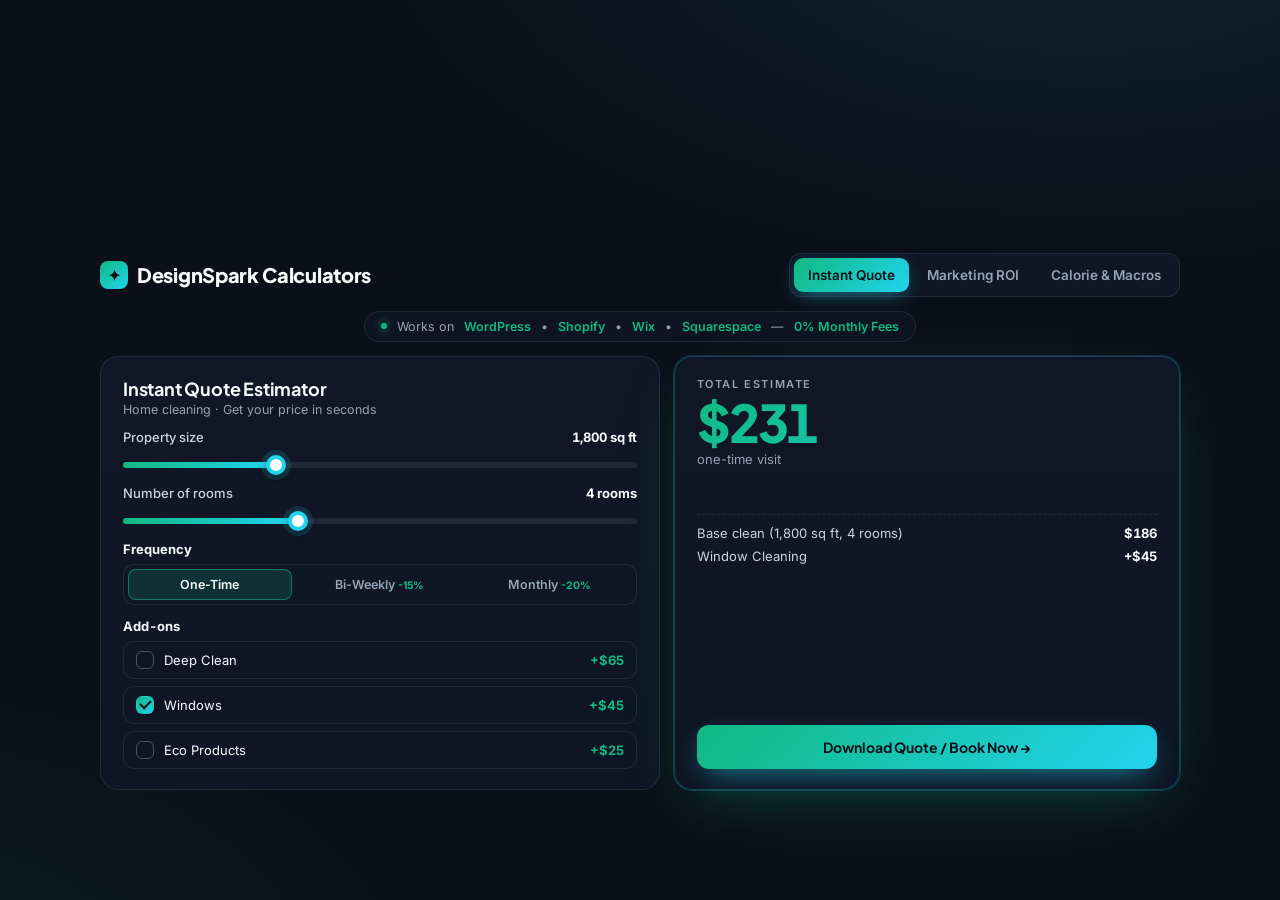
<file: designspark-site/calculators/index.html>
<!DOCTYPE html>
<html lang="en">
<head>
<meta charset="utf-8">
<meta name="viewport" content="width=device-width, initial-scale=1">
<title>Live Calculator Demos · DesignSpark Studio</title>
<link rel="icon" href="../img/icon.png">
<link rel="preconnect" href="https://fonts.googleapis.com"><link rel="preconnect" href="https://fonts.gstatic.com" crossorigin>
<link href="https://fonts.googleapis.com/css2?family=Inter:wght@400;500;600;700&family=Plus+Jakarta+Sans:wght@600;700;800&display=swap" rel="stylesheet">
<style>
:root{--bg:#0B0F19;--panel:#111827;--panel2:#0F1625;--line:rgba(148,163,184,.14);--text:#F8FAFC;--muted:#94A3B8;--em:#10B981;--cy:#22D3EE;--grad:linear-gradient(135deg,#10B981,#22D3EE);--glow:0 0 0 1px rgba(34,211,238,.18),0 20px 60px -20px rgba(16,185,129,.35)}
*{box-sizing:border-box;margin:0;padding:0}
body{font-family:Inter,system-ui,sans-serif;background:radial-gradient(1200px 600px at 85% -10%,rgba(34,211,238,.10),transparent 60%),radial-gradient(900px 500px at -10% 110%,rgba(16,185,129,.10),transparent 60%),var(--bg);color:var(--text);display:flex;flex-direction:column;align-items:center;justify-content:center;padding:18px;min-height:100vh;-webkit-font-smoothing:antialiased}
.app{margin:auto;width:min(1080px,100%);display:flex;flex-direction:column;gap:14px}
header{display:flex;align-items:center;justify-content:space-between;gap:14px;flex-wrap:wrap}
.brand{font-family:"Plus Jakarta Sans";font-weight:800;font-size:20px;letter-spacing:-.3px;display:flex;align-items:center;gap:9px}
.brand i{width:28px;height:28px;border-radius:8px;background:var(--grad);display:grid;place-items:center;font-style:normal;color:#04111a;font-size:15px}
.tabs{display:flex;gap:4px;background:var(--panel2);border:1px solid var(--line);padding:4px;border-radius:12px;position:relative}
.tab{position:relative;z-index:1;border:0;background:none;color:var(--muted);font:600 13.5px Inter;padding:9px 14px;border-radius:9px;cursor:pointer;transition:color .25s;white-space:nowrap}
.tab.on{color:#04111a}
.tab-ind{position:absolute;top:4px;bottom:4px;border-radius:9px;background:var(--grad);transition:left .35s cubic-bezier(.4,1.3,.5,1),width .35s cubic-bezier(.4,1.3,.5,1);box-shadow:0 6px 20px -6px rgba(34,211,238,.6)}
.trust{display:flex;align-items:center;justify-content:center;gap:10px;flex-wrap:wrap;font-size:12.5px;color:var(--muted);border:1px solid var(--line);background:rgba(17,24,39,.6);border-radius:999px;padding:7px 16px;align-self:center}
.trust b{color:var(--em);font-weight:600}
.trust .dot{width:6px;height:6px;border-radius:50%;background:var(--em);box-shadow:0 0 10px var(--em)}
.stage{position:relative}
@media(min-width:821px){body{justify-content:flex-start;padding-top:max(18px,calc(50vh - 290px))}}
.calc{display:none;grid-template-columns:1.05fr .95fr;gap:14px;animation:in .45s ease}
.calc.on{display:grid}
@keyframes in{from{opacity:0;transform:translateY(8px)}to{opacity:1;transform:none}}
.card{background:linear-gradient(180deg,rgba(17,24,39,.95),rgba(15,22,37,.95));border:1px solid var(--line);border-radius:18px;padding:20px 22px}
.out{box-shadow:var(--glow);border-color:rgba(34,211,238,.25);display:flex;flex-direction:column}
.ttl{font-family:"Plus Jakarta Sans";font-size:18px;font-weight:700;letter-spacing:-.2px}
.sub{color:var(--muted);font-size:12.5px;margin-top:2px;margin-bottom:12px}
.field{margin-bottom:13px}
.lab{display:flex;justify-content:space-between;align-items:baseline;font-size:13px;color:#CBD5E1;font-weight:500;margin-bottom:7px}
.lab span:last-child{font-weight:700;color:var(--text);font-variant-numeric:tabular-nums}
input[type=range]{-webkit-appearance:none;appearance:none;width:100%;height:6px;border-radius:99px;background:linear-gradient(90deg,var(--em) 0,var(--cy) var(--p,50%),#1F2937 var(--p,50%));outline:none;cursor:pointer}
input[type=range]::-webkit-slider-thumb{-webkit-appearance:none;width:20px;height:20px;border-radius:50%;background:#fff;border:4px solid var(--cy);box-shadow:0 0 0 5px rgba(34,211,238,.15),0 4px 10px rgba(0,0,0,.4);transition:transform .15s}
input[type=range]::-webkit-slider-thumb:hover{transform:scale(1.12)}
input[type=range]::-moz-range-thumb{width:14px;height:14px;border-radius:50%;background:#fff;border:4px solid var(--cy);box-shadow:0 0 0 5px rgba(34,211,238,.15)}
.pills{display:flex;gap:6px;background:var(--panel2);border:1px solid var(--line);padding:4px;border-radius:11px}
.pill{flex:1;border:0;background:none;color:var(--muted);font:600 12.5px Inter;padding:8px 6px;border-radius:8px;cursor:pointer;transition:.2s}
.pill.on{background:rgba(16,185,129,.16);color:var(--text);box-shadow:inset 0 0 0 1px rgba(16,185,129,.55)}
.pill small{color:var(--em);font-weight:700}
.checks{display:grid;gap:7px}
.chk{display:flex;align-items:center;gap:10px;padding:9px 12px;border:1px solid var(--line);border-radius:11px;cursor:pointer;font-size:13px;transition:.2s;user-select:none}
.chk:hover{border-color:rgba(34,211,238,.35)}
.chk input{display:none}
.box{width:18px;height:18px;border-radius:6px;border:1.5px solid #475569;display:grid;place-items:center;transition:.2s;flex:none}
.chk input:checked+.box{background:var(--grad);border-color:transparent}
.chk input:checked+.box::after{content:"";width:5px;height:9px;border:solid #04111a;border-width:0 2px 2px 0;transform:rotate(45deg) translate(-1px,-1px)}
.chk .pr{margin-left:auto;color:var(--em);font-weight:700}
.row2{display:grid;grid-template-columns:1fr 1fr;gap:12px}
select{width:100%;background:var(--panel2);color:var(--text);border:1px solid var(--line);border-radius:11px;padding:9px 12px;font:500 13px Inter;outline:none;appearance:none;background-image:linear-gradient(45deg,transparent 50%,var(--muted) 50%),linear-gradient(135deg,var(--muted) 50%,transparent 50%);background-position:calc(100% - 17px) 55%,calc(100% - 12px) 55%;background-size:5px 5px;background-repeat:no-repeat}
.kicker{font-size:11px;letter-spacing:1.6px;text-transform:uppercase;color:var(--muted);font-weight:600}
.big{font-family:"Plus Jakarta Sans";font-size:52px;font-weight:800;letter-spacing:-2px;line-height:1.05;background:var(--grad);-webkit-background-clip:text;background-clip:text;color:transparent;font-variant-numeric:tabular-nums;margin:4px 0 2px}
.per{color:var(--muted);font-size:13px}
.badge{display:inline-flex;align-items:center;gap:6px;background:rgba(16,185,129,.14);color:#6EE7B7;border:1px solid rgba(16,185,129,.4);font-size:12px;font-weight:600;padding:4px 10px;border-radius:999px;margin-top:8px;transition:opacity .3s,transform .3s}
.badge.hide{opacity:0;transform:scale(.9)}
.lines{margin:14px 0;border-top:1px dashed var(--line);padding-top:10px;display:grid;gap:7px;flex:1;align-content:start}
.ln{display:flex;justify-content:space-between;font-size:13px;color:#CBD5E1}
.ln b{color:var(--text);font-variant-numeric:tabular-nums}
.ln.neg b{color:#6EE7B7}
.cta{border:0;border-radius:12px;padding:13px;font:700 14px "Plus Jakarta Sans";color:#04111a;background:var(--grad);cursor:pointer;box-shadow:0 10px 30px -10px rgba(34,211,238,.7);transition:transform .15s,box-shadow .2s}
.cta:hover{transform:translateY(-2px);box-shadow:0 14px 34px -10px rgba(34,211,238,.9)}
.stats{display:grid;grid-template-columns:1fr 1fr;gap:10px;margin:14px 0}
.stat{background:var(--panel2);border:1px solid var(--line);border-radius:12px;padding:11px 13px}
.stat .v{font-family:"Plus Jakarta Sans";font-size:22px;font-weight:800;font-variant-numeric:tabular-nums}
.stat .k{font-size:11.5px;color:var(--muted)}
.cmp{display:grid;gap:9px;margin-top:4px}
.bar{height:12px;border-radius:99px;background:#1F2937;overflow:hidden}
.bar i{display:block;height:100%;border-radius:99px;transition:width .6s cubic-bezier(.3,1,.4,1)}
.bl{display:flex;justify-content:space-between;font-size:12px;color:var(--muted);margin-bottom:5px}
.bl b{color:var(--text);font-variant-numeric:tabular-nums}
.note{font-size:11px;color:#64748B;margin-top:10px}
.macro{margin-top:12px;display:grid;gap:11px}
.toast{position:fixed;left:50%;bottom:26px;transform:translate(-50%,30px);opacity:0;background:#0F1625;border:1px solid rgba(16,185,129,.5);color:var(--text);padding:12px 18px;border-radius:12px;font-size:13.5px;font-weight:500;box-shadow:0 20px 50px rgba(0,0,0,.5);transition:.35s;display:flex;gap:10px;align-items:center;pointer-events:none;z-index:9}
.toast.show{opacity:1;transform:translate(-50%,0)}
.toast i{width:22px;height:22px;border-radius:50%;background:var(--grad);display:grid;place-items:center;color:#04111a;font-style:normal;font-weight:800;font-size:12px}
@media(max-width:820px){
 body{padding:12px;justify-content:flex-start}
 .app{gap:10px}
 header{justify-content:center}
 .brand{display:none}
 .tabs{width:100%}.tab{flex:1;padding:8px 4px;font-size:12px}
 .trust{font-size:11px;padding:6px 12px;gap:7px}
 .calc{grid-template-columns:1fr;gap:10px}
 .card{padding:14px 15px;border-radius:15px}
 .sub{display:none}.ttl{font-size:15px;margin-bottom:8px}
 .field{margin-bottom:9px}.lab{margin-bottom:5px;font-size:12px}
 .chk{padding:7px 10px;font-size:12px}.checks{grid-template-columns:1fr 1fr 1fr;gap:5px}.chk .pr{display:none}
 .big{font-size:38px}
 .lines{margin:8px 0;gap:4px;padding-top:7px}.ln{font-size:12px}
 .stats{margin:8px 0;gap:7px}.stat{padding:8px 10px}.stat .v{font-size:18px}
 .cta{padding:11px}
 .macro{margin-top:8px;gap:8px}
}
.calc>*,.card,.field,.lab,.row2>*{min-width:0}
.lab span:first-child{overflow:hidden;text-overflow:ellipsis;white-space:nowrap}
@media(max-width:400px){
 .row2{grid-template-columns:1fr;gap:8px}
 .tab{font-size:11px;padding:8px 2px}
 .trust{font-size:10.5px}
 .pill{font-size:11.5px;padding:7px 3px}
 .checks{grid-template-columns:1fr}.chk .pr{display:inline}
 .big{font-size:34px}
 .tab{white-space:normal;line-height:1.2;min-width:0}
}
</style>
</head>
<body>
<div class="app">
 <header>
  <a class="brand" href="../" style="color:inherit;text-decoration:none"><i>✦</i>DesignSpark Calculators</a>
  <nav class="tabs" role="tablist">
   <span class="tab-ind" id="ind"></span>
   <button class="tab on" data-t="quote" role="tab">Instant Quote</button>
   <button class="tab" data-t="roi" role="tab">Marketing ROI</button>
   <button class="tab" data-t="macro" role="tab">Calorie & Macros</button>
  </nav>
 </header>
 <div class="trust"><span class="dot"></span>Works on <b>WordPress</b> • <b>Shopify</b> • <b>Wix</b> • <b>Squarespace</b> — <b>0% Monthly Fees</b></div>

 <div class="stage">
  <!-- 1. Instant quote -->
  <section class="calc on" id="quote">
   <div class="card">
    <div class="ttl">Instant Quote Estimator</div>
    <div class="sub">Home cleaning · Get your price in seconds</div>
    <div class="field"><div class="lab"><span>Property size</span><span id="q-size-v"></span></div><input type="range" id="q-size" min="500" max="5000" step="50" value="1800"></div>
    <div class="field"><div class="lab"><span>Number of rooms</span><span id="q-rooms-v"></span></div><input type="range" id="q-rooms" min="1" max="10" step="1" value="4"></div>
    <div class="field"><div class="lab"><span>Frequency</span></div>
     <div class="pills" id="q-freq"><button class="pill on" data-v="0">One-Time</button><button class="pill" data-v="15">Bi-Weekly <small>-15%</small></button><button class="pill" data-v="20">Monthly <small>-20%</small></button></div></div>
    <div class="field" style="margin-bottom:0"><div class="lab"><span>Add-ons</span></div>
     <div class="checks">
      <label class="chk"><input type="checkbox" data-n="Deep Clean" value="65"><span class="box"></span>Deep Clean<span class="pr">+$65</span></label>
      <label class="chk"><input type="checkbox" data-n="Window Cleaning" value="45" checked><span class="box"></span>Windows<span class="pr">+$45</span></label>
      <label class="chk"><input type="checkbox" data-n="Eco-Friendly Products" value="25"><span class="box"></span>Eco Products<span class="pr">+$25</span></label>
     </div></div>
   </div>
   <div class="card out">
    <div class="kicker">Total estimate</div>
    <div class="big" id="q-total">$0</div>
    <div class="per" id="q-per">per visit</div>
    <div><span class="badge hide" id="q-save">✓ You save $0 per visit</span></div>
    <div class="lines" id="q-lines"></div>
    <button class="cta" data-toast="Quote ready! A copy has been sent to your email. (Demo)">Download Quote / Book Now →</button>
   </div>
  </section>

  <!-- 2. ROI -->
  <section class="calc" id="roi">
   <div class="card">
    <div class="ttl">Marketing ROI Calculator</div>
    <div class="sub">For agencies & e-commerce · See what your ads return</div>
    <div class="field"><div class="lab"><span>Monthly ad spend</span><span id="r-spend-v"></span></div><input type="range" id="r-spend" min="500" max="25000" step="100" value="5000"></div>
    <div class="field"><div class="lab"><span>Website conversion rate</span><span id="r-conv-v"></span></div><input type="range" id="r-conv" min="1" max="10" step="0.1" value="4"></div>
    <div class="field"><div class="lab"><span>Average order value</span><span id="r-aov-v"></span></div><input type="range" id="r-aov" min="25" max="500" step="5" value="150"></div>
    <div class="note">Assumes an average cost of $1.50 per click and a 40% product margin. Adjust these to match your business.</div>
   </div>
   <div class="card out">
    <div class="kicker">Projected monthly revenue</div>
    <div class="big" id="r-rev">$0</div>
    <div class="per" id="r-orders">0 visitors → 0 orders per month</div>
    <div class="stats">
     <div class="stat"><div class="v" id="r-profit">$0</div><div class="k">Net profit after ads</div></div>
     <div class="stat"><div class="v" id="r-roi">0%</div><div class="k">Return on ad spend</div></div>
    </div>
    <div class="cmp">
     <div><div class="bl"><span>Ad spend</span><b id="r-b1">$0</b></div><div class="bar"><i id="r-bar1" style="background:#475569"></i></div></div>
     <div><div class="bl"><span>Projected return</span><b id="r-b2">$0</b></div><div class="bar"><i id="r-bar2" style="background:linear-gradient(90deg,#10B981,#22D3EE)"></i></div></div>
    </div>
    <div style="flex:1"></div>
    <button class="cta" style="margin-top:14px" data-toast="Your ROI report is on its way! (Demo)">Get My Free ROI Report →</button>
   </div>
  </section>

  <!-- 3. Macros -->
  <section class="calc" id="macro">
   <div class="card">
    <div class="ttl">Calorie & Macro Calculator</div>
    <div class="sub">For fitness coaches · Personalised daily targets</div>
    <div class="row2 field">
     <div class="pills" id="m-unit"><button class="pill on" data-v="lbs">lbs / in</button><button class="pill" data-v="kg">kg / cm</button></div>
     <div class="pills" id="m-sex"><button class="pill on" data-v="m">Male</button><button class="pill" data-v="f">Female</button></div>
    </div>
    <div class="field"><div class="lab"><span>Age</span><span id="m-age-v"></span></div><input type="range" id="m-age" min="16" max="75" step="1" value="30"></div>
    <div class="field"><div class="lab"><span>Weight</span><span id="m-w-v"></span></div><input type="range" id="m-w" min="90" max="350" step="1" value="180"></div>
    <div class="field"><div class="lab"><span>Height</span><span id="m-h-v"></span></div><input type="range" id="m-h" min="55" max="80" step="1" value="70"></div>
    <div class="row2" style="align-items:end">
     <div><div class="lab"><span>Activity level</span></div>
      <select id="m-act"><option value="1.2">Sedentary</option><option value="1.375">Light · 1-3 days</option><option value="1.55" selected>Moderate · 3-5 days</option><option value="1.725">Very active · 6-7 days</option></select></div>
     <div><div class="lab"><span>Goal</span></div>
      <div class="pills" id="m-goal"><button class="pill on" data-v="lose">Lose</button><button class="pill" data-v="keep">Maintain</button><button class="pill" data-v="gain">Build</button></div></div>
    </div>
   </div>
   <div class="card out">
    <div class="kicker">Daily calorie target</div>
    <div class="big" id="m-kcal">0</div>
    <div class="per" id="m-goal-t">kcal per day</div>
    <div class="macro">
     <div><div class="bl"><span>Protein</span><b id="m-p">0 g</b></div><div class="bar"><i id="m-pb" style="background:#22D3EE"></i></div></div>
     <div><div class="bl"><span>Carbs</span><b id="m-c">0 g</b></div><div class="bar"><i id="m-cb" style="background:#10B981"></i></div></div>
     <div><div class="bl"><span>Fats</span><b id="m-f">0 g</b></div><div class="bar"><i id="m-fb" style="background:#A78BFA"></i></div></div>
    </div>
    <div style="flex:1"></div>
    <button class="cta" style="margin-top:14px" data-toast="Your free meal plan is on its way! (Demo)">Get My Free Meal Plan →</button>
   </div>
  </section>
 </div>
</div>
<div class="toast" id="toast"><i>✓</i><span></span></div>

<script>
const $=s=>document.querySelector(s), $$=s=>[...document.querySelectorAll(s)];
const money=n=>'$'+Math.round(n).toLocaleString('en-US');
const num=n=>Math.round(n).toLocaleString('en-US');

/* animated numbers */
const anim=new Map();
function tween(el,to,fmt){
 const st=anim.get(el)||{v:0};cancelAnimationFrame(st.raf);
 const from=st.v,t0=performance.now(),d=450;
 const step=()=>{const k=Math.min(1,Math.max(0,(performance.now()-t0)/d)),e=1-Math.pow(1-k,3);st.v=from+(to-from)*e;el.textContent=fmt(st.v);if(k<1)st.raf=requestAnimationFrame(step)};
 st.raf=requestAnimationFrame(step);anim.set(el,st);
}
/* slider fill */
function fill(r){r.style.setProperty('--p',((r.value-r.min)/(r.max-r.min)*100)+'%')}
/* pill groups */
function pills(id,cb){const g=$(id);g.addEventListener('click',e=>{const b=e.target.closest('.pill');if(!b||b.classList.contains('on'))return;g.querySelectorAll('.pill').forEach(x=>x.classList.toggle('on',x===b));cb()});}
const pv=id=>$(id+' .pill.on').dataset.v;

/* tabs */
function moveInd(){const b=$('.tab.on'),i=$('#ind');i.style.left=b.offsetLeft+'px';i.style.width=b.offsetWidth+'px'}
$$('.tab').forEach(b=>b.addEventListener('click',()=>{
 $$('.tab').forEach(x=>x.classList.toggle('on',x===b));
 $$('.calc').forEach(c=>c.classList.toggle('on',c.id===b.dataset.t));
 moveInd();({quote:calcQ,roi:calcR,macro:calcM})[b.dataset.t](true);
}));
addEventListener('resize',moveInd);

/* 1. quote */
function calcQ(){
 const size=+$('#q-size').value,rooms=+$('#q-rooms').value,disc=+pv('#q-freq');
 $('#q-size-v').textContent=num(size)+' sq ft';$('#q-rooms-v').textContent=rooms+(rooms>1?' rooms':' room');
 const base=49+size*0.045+rooms*14;
 const adds=$$('#quote .chk input:checked').map(c=>[c.dataset.n,+c.value]);
 const addSum=adds.reduce((s,a)=>s+a[1],0);
 const save=base*disc/100,total=base-save+addSum;
 tween($('#q-total'),total,money);
 const freq=$('#q-freq .pill.on').firstChild.textContent.trim();
 $('#q-per').textContent=disc?`per visit · ${freq} plan`:'one-time visit';
 const b=$('#q-save');b.classList.toggle('hide',!disc);b.textContent=`✓ You save ${money(save)} per visit (${disc}% off)`;
 $('#q-lines').innerHTML=`<div class="ln"><span>Base clean (${num(size)} sq ft, ${rooms} rooms)</span><b>${money(base)}</b></div>`+
  (disc?`<div class="ln neg"><span>${freq} discount</span><b>−${money(save)}</b></div>`:'')+
  adds.map(a=>`<div class="ln"><span>${a[0]}</span><b>+${money(a[1])}</b></div>`).join('');
}
['#q-size','#q-rooms'].forEach(i=>$(i).addEventListener('input',e=>{fill(e.target);calcQ()}));
$$('#quote .chk input').forEach(c=>c.addEventListener('change',calcQ));
pills('#q-freq',calcQ);

/* 2. roi */
const CPC=1.5,MARGIN=0.4;
function calcR(){
 const spend=+$('#r-spend').value,conv=+$('#r-conv').value,aov=+$('#r-aov').value;
 $('#r-spend-v').textContent=money(spend)+' / mo';$('#r-conv-v').textContent=conv.toFixed(1)+'%';$('#r-aov-v').textContent=money(aov);
 const orders=spend/CPC*conv/100,rev=orders*aov,profit=rev*MARGIN-spend,roas=rev/spend*100;
 tween($('#r-rev'),rev,money);tween($('#r-profit'),profit,v=>(v<0?'−':'')+money(Math.abs(v)));tween($('#r-roi'),roas,v=>num(v)+'%');
 tween($('#r-b1'),spend,money);tween($('#r-b2'),rev,money);
 $('#r-profit').style.color=profit<0?'#F87171':'#6EE7B7';
 $('#r-orders').textContent=num(spend/CPC)+' visitors → '+num(orders)+' orders per month';
 const mx=Math.max(spend,rev);$('#r-bar1').style.width=(spend/mx*100)+'%';$('#r-bar2').style.width=(rev/mx*100)+'%';
}
['#r-spend','#r-conv','#r-aov'].forEach(i=>$(i).addEventListener('input',e=>{fill(e.target);calcR()}));

/* 3. macros */
function setUnits(u){
 const w=$('#m-w'),h=$('#m-h');
 const ex=el=>el.dataset.exact!==undefined?+el.dataset.exact:+el.value;
 const kgVal=u==='kg'?ex(w)*0.4536:ex(w)/0.4536, cmVal=u==='kg'?ex(h)*2.54:ex(h)/2.54;
 if(u==='kg'){w.min=40;w.max=160;h.min=140;h.max=205}else{w.min=90;w.max=350;h.min=55;h.max=80}
 w.value=Math.round(kgVal);h.value=Math.round(cmVal);w.dataset.exact=kgVal;h.dataset.exact=cmVal;fill(w);fill(h);
}
function calcM(){
 const u=pv('#m-unit'),sex=pv('#m-sex'),age=+$('#m-age').value,act=+$('#m-act').value,goal=pv('#m-goal');
 const wv=+$('#m-w').value,hv=+$('#m-h').value;
 const kg=u==='kg'?wv:wv*0.4536,cm=u==='kg'?hv:hv*2.54;
 $('#m-age-v').textContent=age+' yrs';$('#m-w-v').textContent=wv+(u==='kg'?' kg':' lbs');
 $('#m-h-v').textContent=u==='kg'?hv+' cm':`${Math.floor(hv/12)}′ ${hv%12}″`;
 const bmr=10*kg+6.25*cm-5*age+(sex==='m'?5:-161);
 const adj={lose:-500,keep:0,gain:300}[goal];
 const kcal=Math.max(1200,bmr*act+adj);
 const p=kg*(goal==='keep'?1.8:2.0),f=kcal*0.25/9,c=Math.max(0,(kcal-p*4-f*9)/4);
 tween($('#m-kcal'),kcal,num);
 $('#m-goal-t').textContent='kcal per day · '+{lose:'lose fat',keep:'maintain weight',gain:'build muscle'}[goal];
 tween($('#m-p'),p,v=>num(v)+' g');tween($('#m-c'),c,v=>num(v)+' g');tween($('#m-f'),f,v=>num(v)+' g');
 const mx=Math.max(p,c,f);$('#m-pb').style.width=p/mx*100+'%';$('#m-cb').style.width=c/mx*100+'%';$('#m-fb').style.width=f/mx*100+'%';
}
['#m-age','#m-w','#m-h'].forEach(i=>$(i).addEventListener('input',e=>{delete e.target.dataset.exact;fill(e.target);calcM()}));
$('#m-act').addEventListener('change',calcM);
pills('#m-unit',()=>{setUnits(pv('#m-unit'));calcM()});pills('#m-sex',calcM);pills('#m-goal',calcM);

/* toast */
let tt;$$('[data-toast]').forEach(b=>b.addEventListener('click',()=>{const t=$('#toast');t.querySelector('span').textContent=b.dataset.toast;t.classList.add('show');clearTimeout(tt);tt=setTimeout(()=>t.classList.remove('show'),2600)}));

/* init */
$$('input[type=range]').forEach(fill);
calcQ();calcR();calcM();
requestAnimationFrame(moveInd);document.fonts&&document.fonts.ready.then(moveInd);
</script>
</body>
</html>
</file>
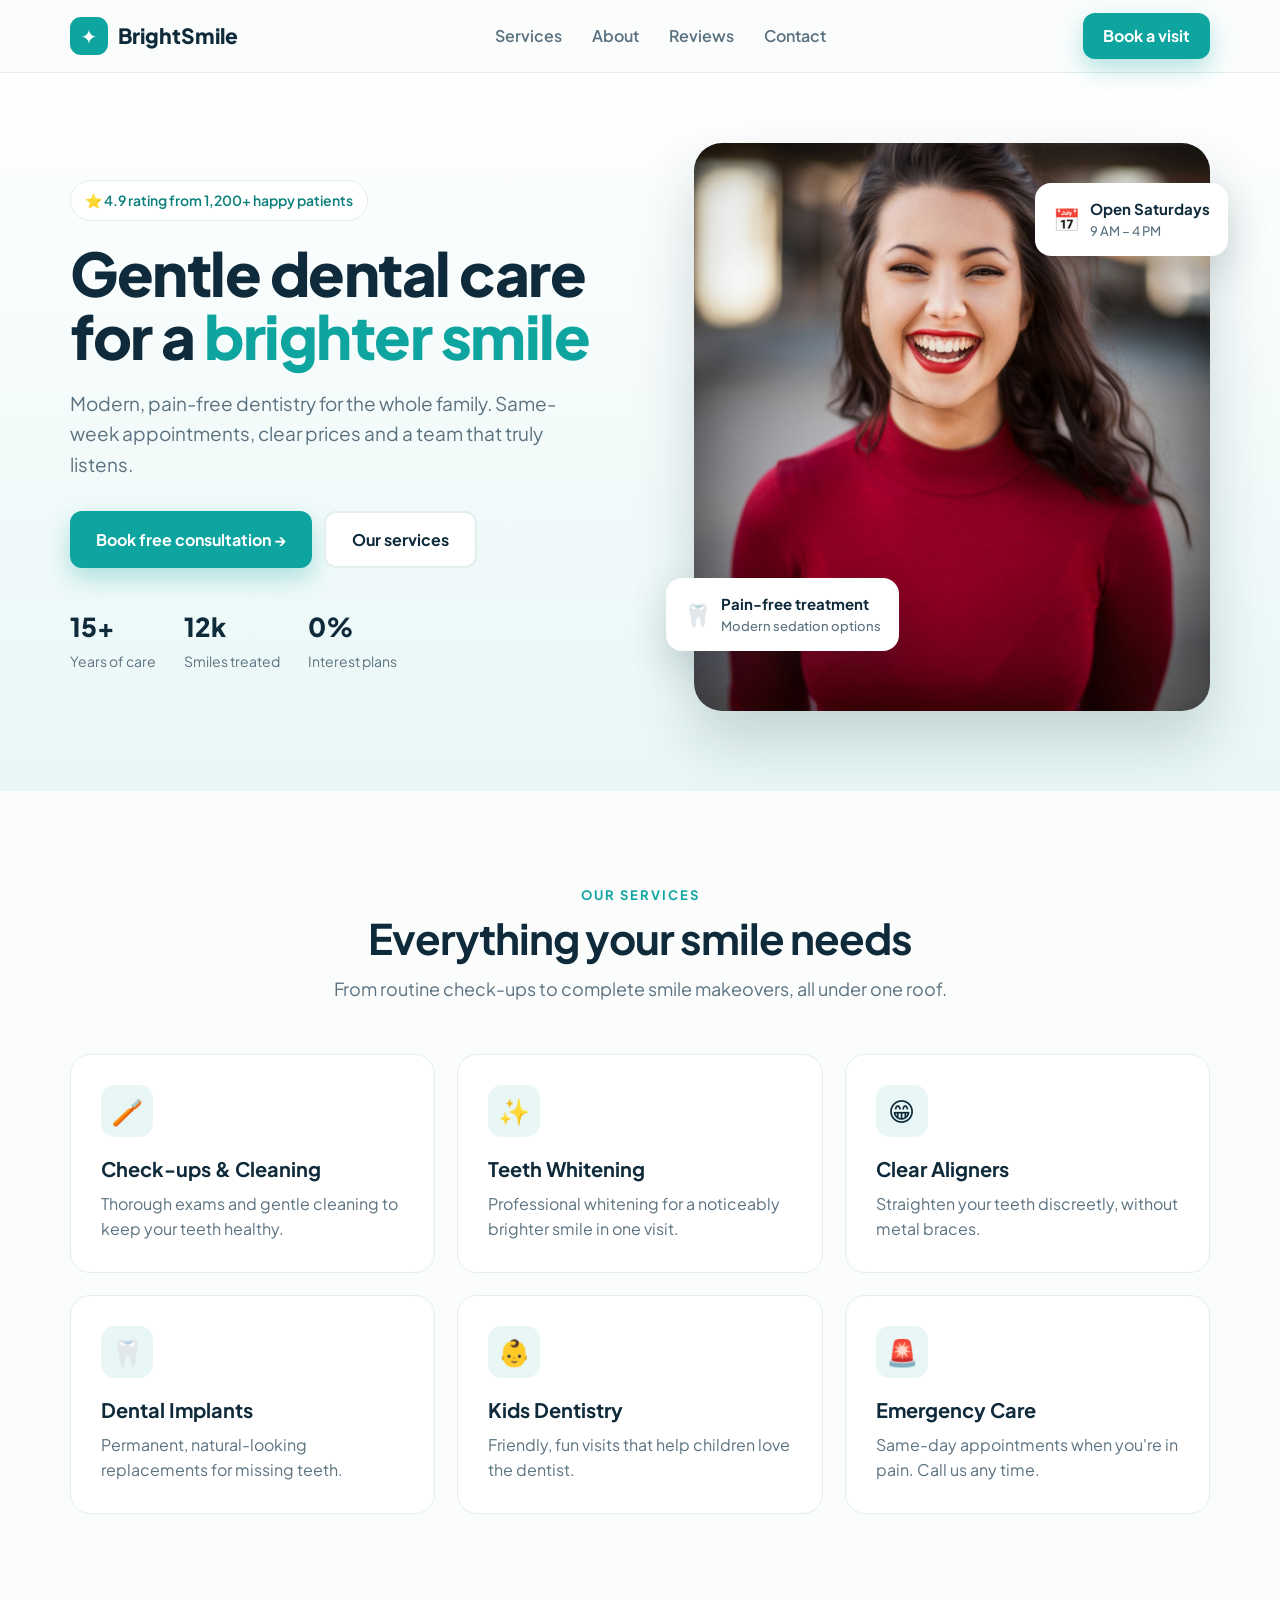
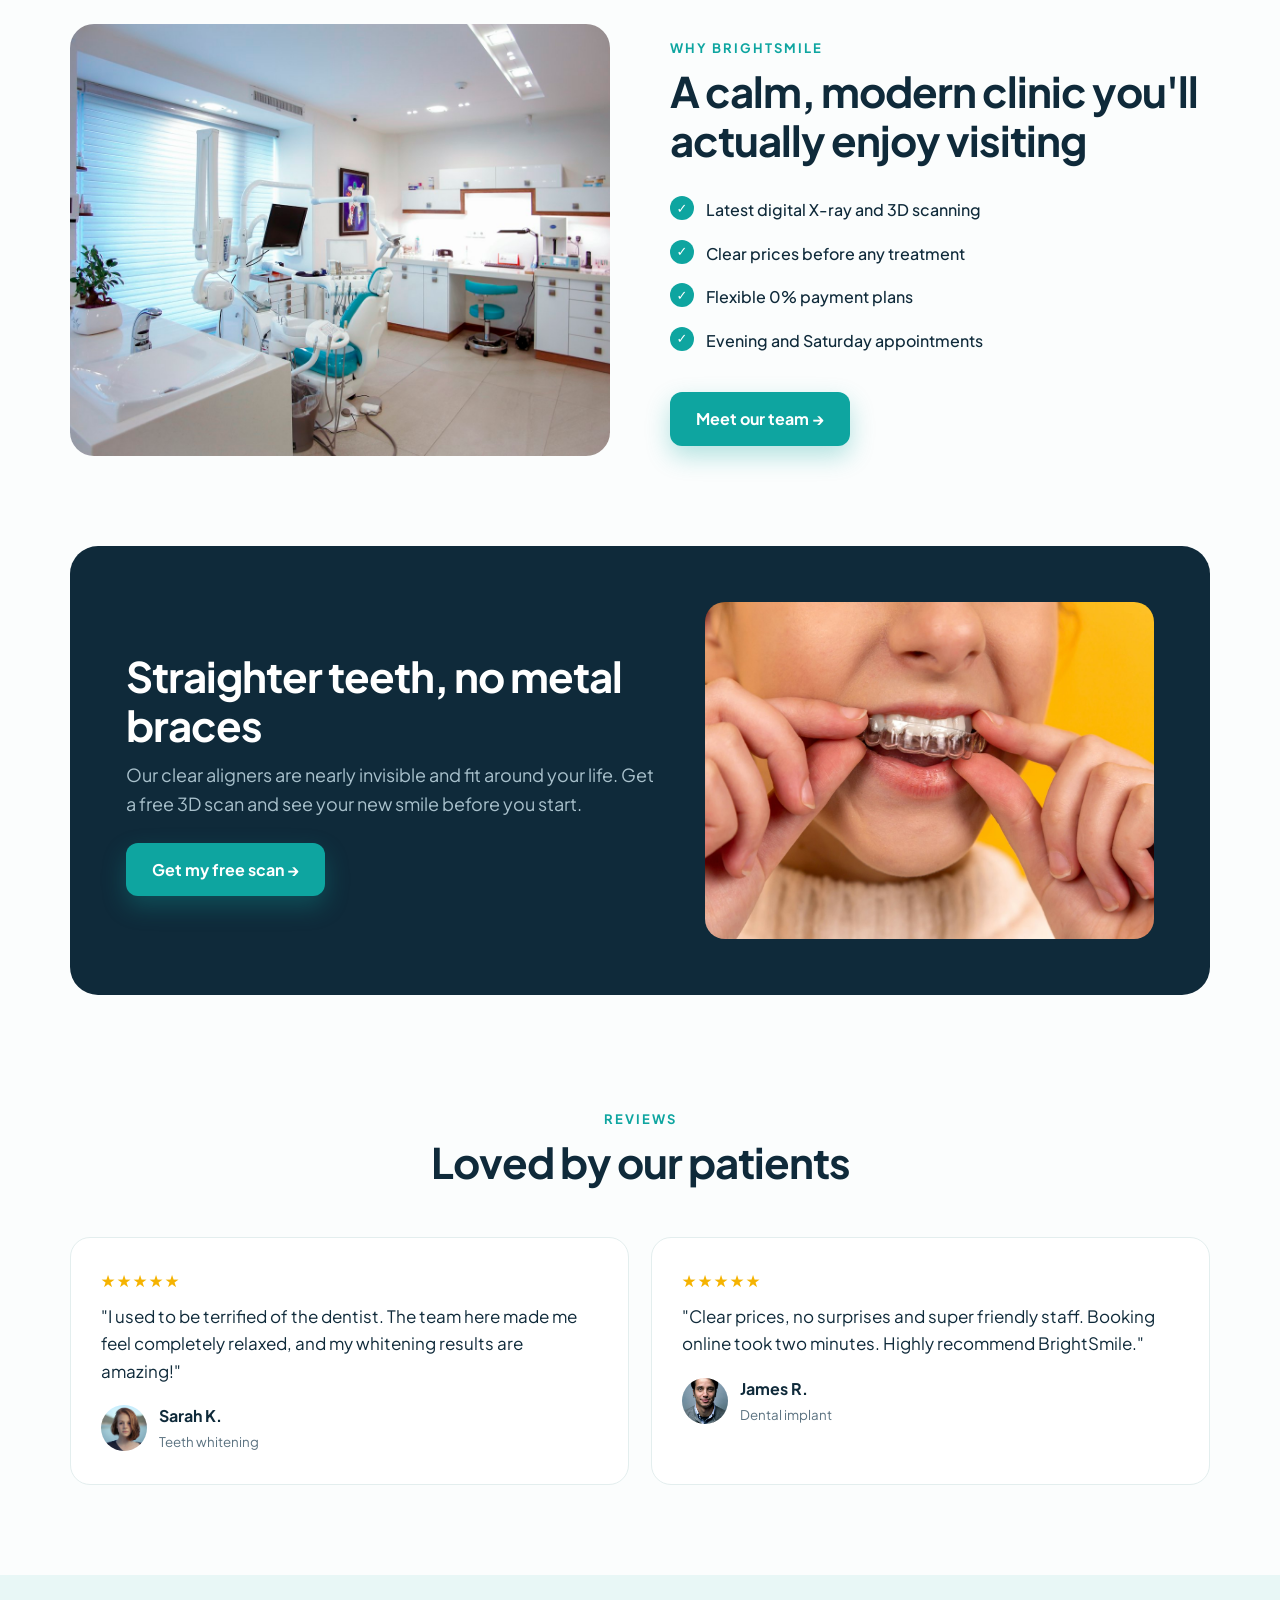
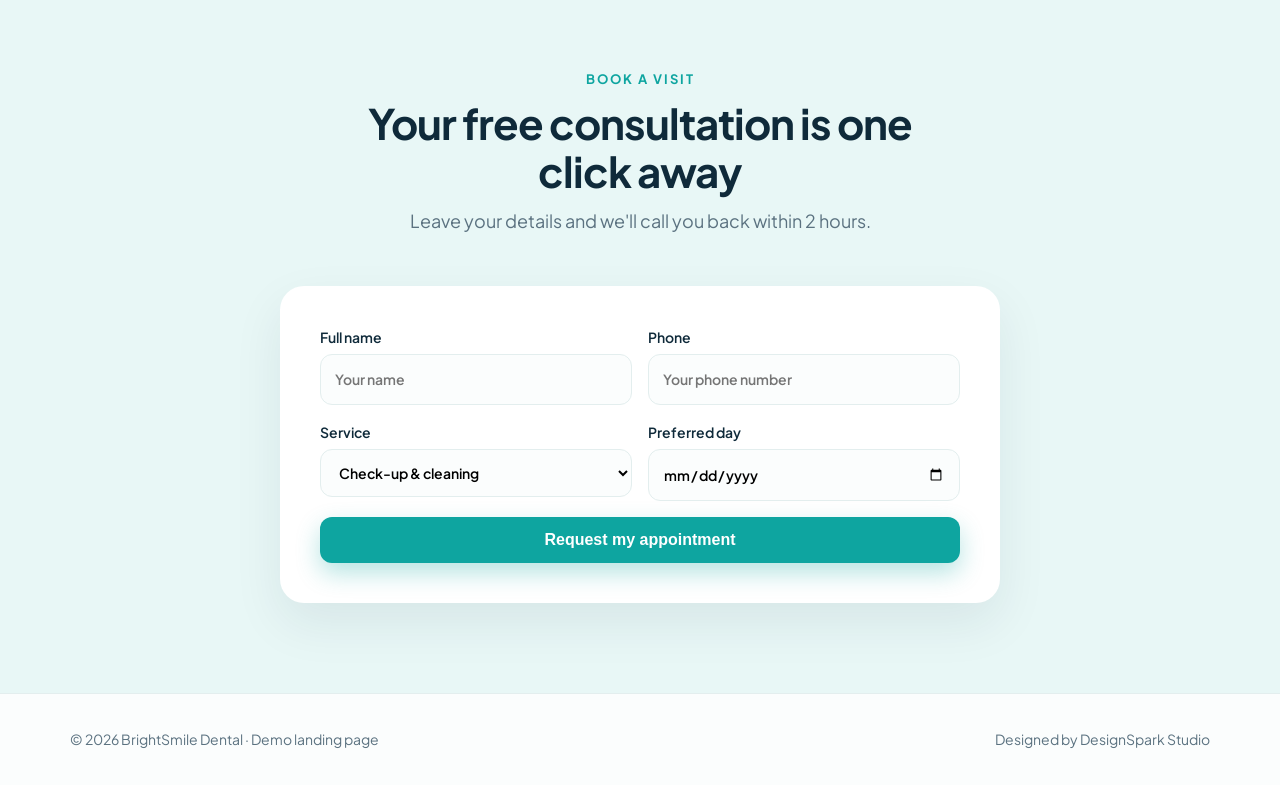
<file: landing-demos/dental/index.html>
<!DOCTYPE html>
<html lang="en">
<head>
<meta charset="utf-8">
<meta name="viewport" content="width=device-width, initial-scale=1">
<title>BrightSmile Dental | Gentle, Modern Dentistry</title>
<meta name="description" content="BrightSmile Dental: gentle, modern dental care for the whole family. Book your free consultation today.">
<link rel="preconnect" href="https://fonts.googleapis.com"><link rel="preconnect" href="https://fonts.gstatic.com" crossorigin>
<link href="https://fonts.googleapis.com/css2?family=Plus+Jakarta+Sans:wght@400;500;600;700;800&display=swap" rel="stylesheet">
<style>
:root{--ink:#0f2a3a;--muted:#5b7280;--teal:#0ea5a0;--teal-d:#0b7f7b;--soft:#e8f7f6;--bg:#fbfdfd;--line:#e3eeee}
*{box-sizing:border-box;margin:0;padding:0}html{scroll-behavior:smooth}
body{font-family:"Plus Jakarta Sans",system-ui,sans-serif;color:var(--ink);background:var(--bg);line-height:1.6}
img{display:block;max-width:100%;height:auto}a{color:inherit;text-decoration:none}
.wrap{width:min(1140px,92%);margin:0 auto}
.btn{display:inline-flex;align-items:center;gap:8px;padding:14px 26px;border-radius:12px;font-weight:700;transition:.2s}
.btn-p{background:var(--teal);color:#fff;box-shadow:0 10px 24px rgba(14,165,160,.3)}.btn-p:hover{background:var(--teal-d)}
.btn-o{border:2px solid var(--line);background:#fff}.btn-o:hover{border-color:var(--teal)}
nav{position:sticky;top:0;background:rgba(251,253,253,.9);backdrop-filter:blur(10px);z-index:9;border-bottom:1px solid var(--line)}
nav .wrap{display:flex;align-items:center;justify-content:space-between;height:72px}
.logo{display:flex;align-items:center;gap:10px;font-weight:800;font-size:21px}
.logo span{display:grid;place-items:center;width:38px;height:38px;border-radius:11px;background:var(--teal);color:#fff;font-size:20px}
.menu{display:flex;gap:30px;font-weight:600;color:var(--muted)}.menu a:hover{color:var(--teal)}
nav .btn{padding:10px 20px}
.hero{padding:70px 0 80px;background:linear-gradient(180deg,#fff,var(--soft))}
.hero .wrap{display:grid;grid-template-columns:1.1fr 1fr;gap:56px;align-items:center}
.tag{display:inline-flex;gap:8px;align-items:center;background:#fff;border:1px solid var(--line);padding:8px 14px;border-radius:999px;font-weight:600;font-size:14px;color:var(--teal-d);margin-bottom:20px}
h1{font-size:clamp(38px,5.6vw,60px);line-height:1.06;letter-spacing:-1.5px;font-weight:800}
h1 em{font-style:normal;color:var(--teal)}
.hero p{font-size:19px;color:var(--muted);margin:20px 0 32px;max-width:500px}
.cta{display:flex;gap:12px;flex-wrap:wrap}
.trust{display:flex;gap:28px;margin-top:38px}
.trust b{display:block;font-size:26px;font-weight:800}.trust small{color:var(--muted);font-size:14px}
.hero-pic{position:relative}
.hero-pic img{border-radius:28px;aspect-ratio:4/4.4;object-fit:cover;width:100%;box-shadow:0 30px 60px rgba(15,42,58,.18)}
.float{position:absolute;background:#fff;border-radius:16px;padding:14px 18px;box-shadow:0 16px 40px rgba(15,42,58,.15);font-weight:700;font-size:15px;display:flex;gap:10px;align-items:center}
.float i{font-style:normal;font-size:22px}.f1{left:-28px;bottom:60px}.f2{right:-18px;top:40px}
.float small{display:block;font-weight:500;color:var(--muted);font-size:13px}
section{padding:90px 0}
.head{text-align:center;max-width:640px;margin:0 auto 50px}
.head small{color:var(--teal);font-weight:700;letter-spacing:2px;text-transform:uppercase;font-size:13px}
h2{font-size:clamp(30px,4vw,42px);letter-spacing:-1px;line-height:1.15;margin:8px 0 12px}
.head p{color:var(--muted);font-size:18px}
.services{display:grid;grid-template-columns:repeat(3,1fr);gap:22px}
.svc{background:#fff;border:1px solid var(--line);border-radius:20px;padding:30px;transition:.2s}
.svc:hover{transform:translateY(-4px);box-shadow:0 20px 40px rgba(15,42,58,.08);border-color:var(--teal)}
.svc .ic{width:52px;height:52px;border-radius:14px;background:var(--soft);display:grid;place-items:center;font-size:26px;margin-bottom:16px}
.svc h3{font-size:20px;margin-bottom:6px}.svc p{color:var(--muted)}
.split{display:grid;grid-template-columns:1fr 1fr;gap:60px;align-items:center}
.split img{border-radius:24px;aspect-ratio:5/4;object-fit:cover;width:100%}
.checks{list-style:none;margin:24px 0 30px}
.checks li{padding:9px 0 9px 36px;position:relative;font-weight:500}
.checks li::before{content:"✓";position:absolute;left:0;top:8px;width:24px;height:24px;border-radius:50%;background:var(--teal);color:#fff;display:grid;place-items:center;font-size:13px;font-weight:800}
.band{background:var(--ink);color:#fff;border-radius:28px;padding:56px;display:grid;grid-template-columns:1.2fr 1fr;gap:40px;align-items:center;overflow:hidden;position:relative}
.band h2{color:#fff}.band p{color:#a9c1cc;font-size:18px}
.band img{border-radius:20px;aspect-ratio:4/3;object-fit:cover}
.reviews{display:grid;grid-template-columns:1fr 1fr;gap:22px}
.rev{background:#fff;border:1px solid var(--line);border-radius:20px;padding:30px}
.stars{color:#f5b301;letter-spacing:2px;margin-bottom:10px}
.rev p{font-size:17px;margin-bottom:18px}
.who{display:flex;gap:12px;align-items:center}.who img{width:46px;height:46px;border-radius:50%;object-fit:cover}
.who b{display:block}.who small{color:var(--muted)}
.book{background:var(--soft)}
.form{background:#fff;border-radius:24px;padding:40px;max-width:720px;margin:0 auto;box-shadow:0 20px 50px rgba(15,42,58,.08);display:grid;grid-template-columns:1fr 1fr;gap:16px}
.form label{font-weight:600;font-size:14px;display:flex;flex-direction:column;gap:6px}
.form input,.form select{font:inherit;padding:13px 14px;border:1.5px solid var(--line);border-radius:12px;background:#fbfdfd}
.form input:focus,.form select:focus{outline:none;border-color:var(--teal)}
.form .full{grid-column:1/-1}.form .btn{justify-content:center;border:0;cursor:pointer;font-size:16px}
.ok{grid-column:1/-1;background:var(--soft);color:var(--teal-d);padding:14px;border-radius:12px;font-weight:600;display:none}
footer{padding:34px 0;color:var(--muted);font-size:14px;border-top:1px solid var(--line)}
footer .wrap{display:flex;justify-content:space-between;flex-wrap:wrap;gap:12px}
@media(max-width:900px){.hero .wrap,.split,.band{grid-template-columns:1fr}.services{grid-template-columns:1fr 1fr}.menu{display:none}.f1{left:10px}.f2{right:10px}.band{padding:36px}}
@media(max-width:600px){.services,.reviews,.form{grid-template-columns:1fr}section{padding:70px 0}.hero{padding:44px 0 60px}.trust{gap:18px}.trust b{font-size:22px}nav .btn{display:none}}
</style>
</head>
<body>
<nav><div class="wrap">
 <a class="logo" href="#"><span>✦</span>BrightSmile</a>
 <div class="menu"><a href="#services">Services</a><a href="#about">About</a><a href="#reviews">Reviews</a><a href="#book">Contact</a></div>
 <a class="btn btn-p" href="#book">Book a visit</a>
</div></nav>

<header class="hero"><div class="wrap">
 <div>
  <div class="tag">⭐ 4.9 rating from 1,200+ happy patients</div>
  <h1>Gentle dental care for a <em>brighter smile</em></h1>
  <p>Modern, pain-free dentistry for the whole family. Same-week appointments, clear prices and a team that truly listens.</p>
  <div class="cta"><a class="btn btn-p" href="#book">Book free consultation →</a><a class="btn btn-o" href="#services">Our services</a></div>
  <div class="trust"><div><b>15+</b><small>Years of care</small></div><div><b>12k</b><small>Smiles treated</small></div><div><b>0%</b><small>Interest plans</small></div></div>
 </div>
 <div class="hero-pic">
  <img src="img/hero.jpg" alt="Smiling patient" width="1400" height="934">
  <div class="float f1"><i>🦷</i><div>Pain-free treatment<small>Modern sedation options</small></div></div>
  <div class="float f2"><i>📅</i><div>Open Saturdays<small>9 AM – 4 PM</small></div></div>
 </div>
</div></header>

<section id="services"><div class="wrap">
 <div class="head"><small>Our services</small><h2>Everything your smile needs</h2><p>From routine check-ups to complete smile makeovers, all under one roof.</p></div>
 <div class="services">
  <div class="svc"><div class="ic">🪥</div><h3>Check-ups & Cleaning</h3><p>Thorough exams and gentle cleaning to keep your teeth healthy.</p></div>
  <div class="svc"><div class="ic">✨</div><h3>Teeth Whitening</h3><p>Professional whitening for a noticeably brighter smile in one visit.</p></div>
  <div class="svc"><div class="ic">😁</div><h3>Clear Aligners</h3><p>Straighten your teeth discreetly, without metal braces.</p></div>
  <div class="svc"><div class="ic">🦷</div><h3>Dental Implants</h3><p>Permanent, natural-looking replacements for missing teeth.</p></div>
  <div class="svc"><div class="ic">👶</div><h3>Kids Dentistry</h3><p>Friendly, fun visits that help children love the dentist.</p></div>
  <div class="svc"><div class="ic">🚨</div><h3>Emergency Care</h3><p>Same-day appointments when you're in pain. Call us any time.</p></div>
 </div>
</div></section>

<section id="about" style="padding-top:20px"><div class="wrap split">
 <img src="img/clinic.jpg" alt="Modern treatment room" loading="lazy" width="1400" height="933">
 <div>
  <small style="color:var(--teal);font-weight:700;letter-spacing:2px;text-transform:uppercase;font-size:13px">Why BrightSmile</small>
  <h2>A calm, modern clinic you'll actually enjoy visiting</h2>
  <ul class="checks">
   <li>Latest digital X-ray and 3D scanning</li>
   <li>Clear prices before any treatment</li>
   <li>Flexible 0% payment plans</li>
   <li>Evening and Saturday appointments</li>
  </ul>
  <a class="btn btn-p" href="#book">Meet our team →</a>
 </div>
</div></section>

<section style="padding-top:0"><div class="wrap">
 <div class="band">
  <div><h2>Straighter teeth, no metal braces</h2><p>Our clear aligners are nearly invisible and fit around your life. Get a free 3D scan and see your new smile before you start.</p><a class="btn btn-p" href="#book" style="margin-top:24px">Get my free scan →</a></div>
  <img src="img/aligners.jpg" alt="Clear aligners" loading="lazy" width="1400" height="933">
 </div>
</div></section>

<section id="reviews" style="padding-top:20px"><div class="wrap">
 <div class="head"><small>Reviews</small><h2>Loved by our patients</h2></div>
 <div class="reviews">
  <div class="rev"><div class="stars">★★★★★</div><p>"I used to be terrified of the dentist. The team here made me feel completely relaxed, and my whitening results are amazing!"</p><div class="who"><img src="img/p1.jpg" alt=""><div><b>Sarah K.</b><small>Teeth whitening</small></div></div></div>
  <div class="rev"><div class="stars">★★★★★</div><p>"Clear prices, no surprises and super friendly staff. Booking online took two minutes. Highly recommend BrightSmile."</p><div class="who"><img src="img/p2.jpg" alt=""><div><b>James R.</b><small>Dental implant</small></div></div></div>
 </div>
</div></section>

<section id="book" class="book"><div class="wrap">
 <div class="head"><small>Book a visit</small><h2>Your free consultation is one click away</h2><p>Leave your details and we'll call you back within 2 hours.</p></div>
 <form class="form" onsubmit="event.preventDefault();this.querySelector('.ok').style.display='block'">
  <label>Full name<input required placeholder="Your name"></label>
  <label>Phone<input required type="tel" placeholder="Your phone number"></label>
  <label>Service<select><option>Check-up & cleaning</option><option>Teeth whitening</option><option>Clear aligners</option><option>Dental implants</option><option>Emergency</option></select></label>
  <label>Preferred day<input type="date"></label>
  <button class="btn btn-p full">Request my appointment</button>
  <div class="ok">✓ Thank you! We'll call you shortly to confirm your visit. (Demo form)</div>
 </form>
</div></section>

<footer><div class="wrap"><span>© 2026 BrightSmile Dental · Demo landing page</span><span>Designed by DesignSpark Studio</span></div></footer>
</body>
</html>
</file>
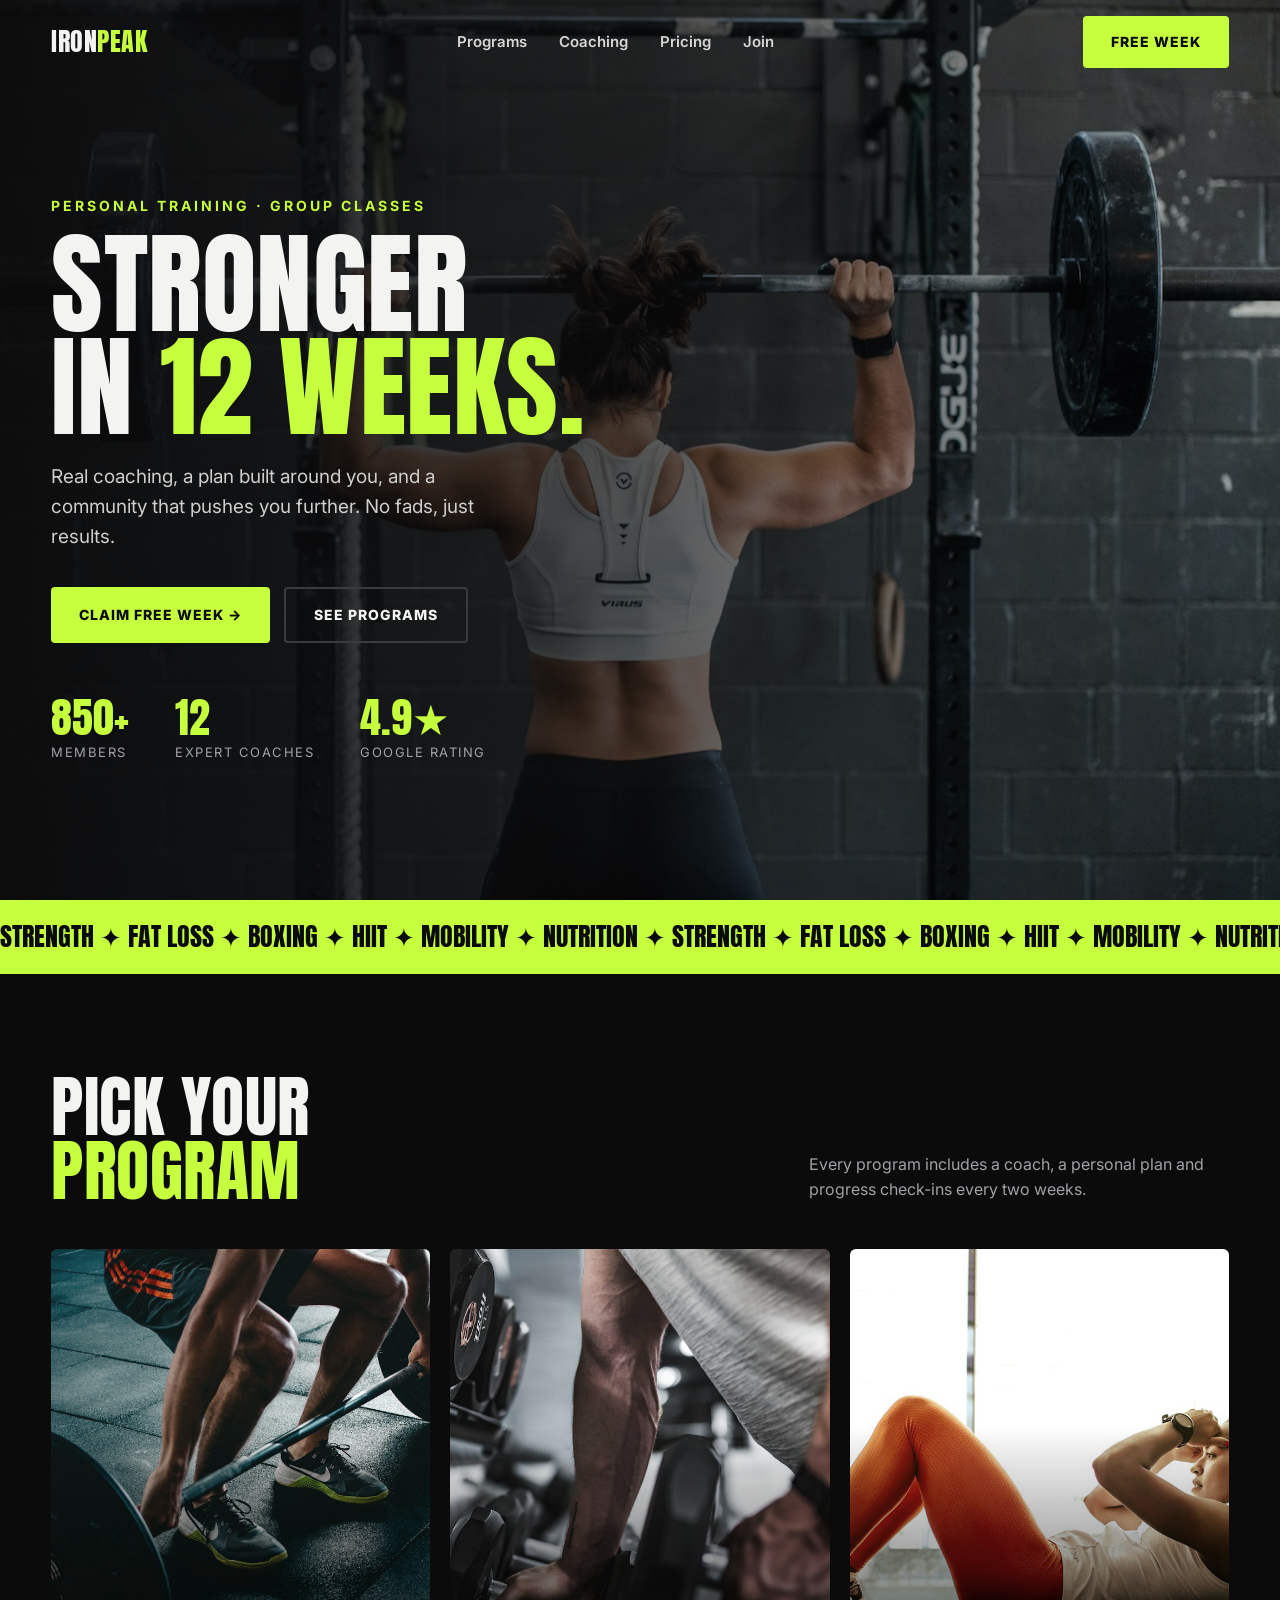
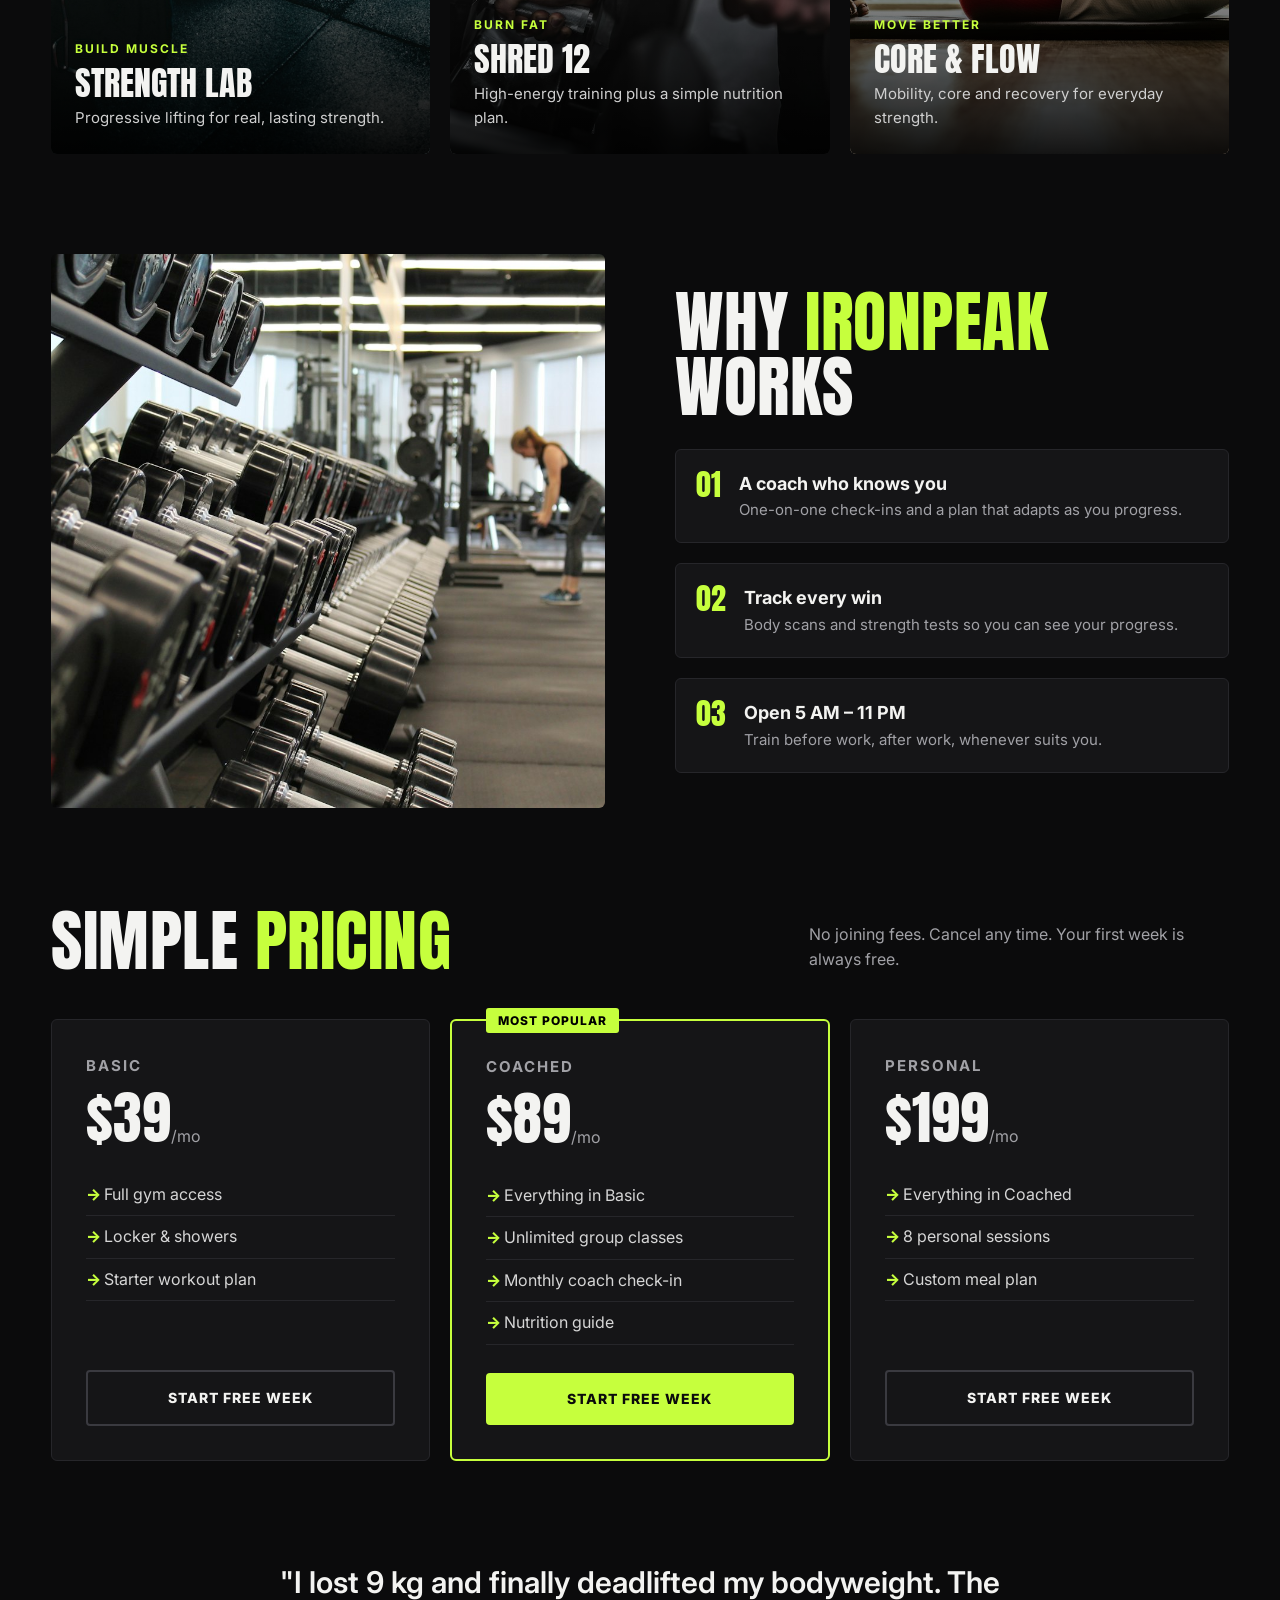
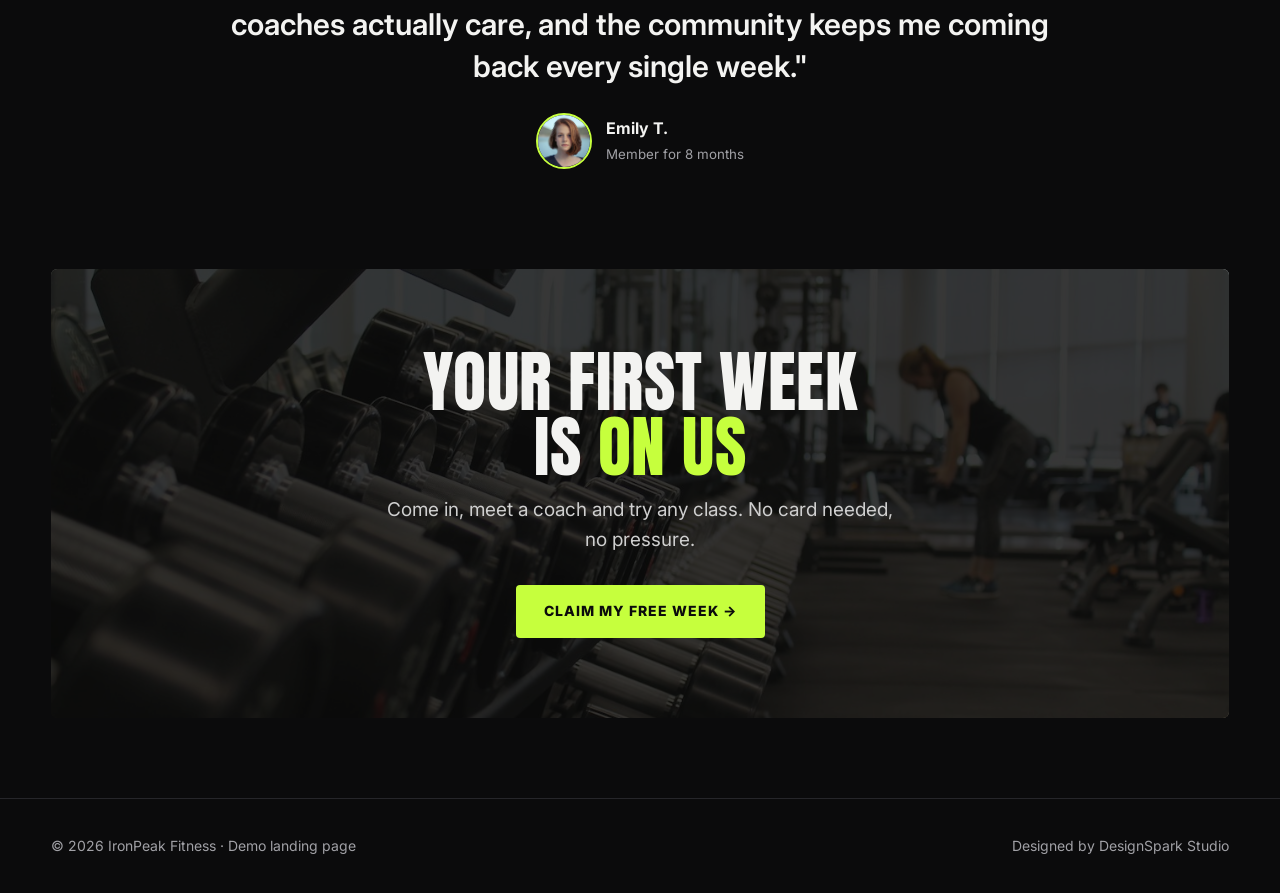
<file: landing-demos/fitness/index.html>
<!DOCTYPE html>
<html lang="en">
<head>
<meta charset="utf-8">
<meta name="viewport" content="width=device-width, initial-scale=1">
<title>IronPeak Fitness | Get Stronger in 12 Weeks</title>
<meta name="description" content="IronPeak Fitness: personal coaching and group training that gets real results. Claim your free first week.">
<link rel="preconnect" href="https://fonts.googleapis.com"><link rel="preconnect" href="https://fonts.gstatic.com" crossorigin>
<link href="https://fonts.googleapis.com/css2?family=Anton&family=Inter:wght@400;500;600;700;800&display=swap" rel="stylesheet">
<style>
:root{--bg:#0b0b0c;--card:#151517;--line:#26262a;--text:#f3f3f1;--muted:#a1a1a6;--lime:#c6ff3d}
*{box-sizing:border-box;margin:0;padding:0}html{scroll-behavior:smooth}
body{font-family:Inter,system-ui,sans-serif;background:var(--bg);color:var(--text);line-height:1.6}
img{display:block;max-width:100%}a{color:inherit;text-decoration:none}
.wrap{width:min(1180px,92%);margin:0 auto}
.disp{font-family:Anton,Impact,sans-serif;text-transform:uppercase;letter-spacing:.5px;font-weight:400}
.btn{display:inline-flex;align-items:center;gap:10px;padding:15px 28px;font-weight:800;text-transform:uppercase;letter-spacing:1px;font-size:14px;transition:.2s;border-radius:4px}
.btn-l{background:var(--lime);color:#0b0b0c}.btn-l:hover{transform:translateY(-2px);box-shadow:0 12px 30px rgba(198,255,61,.3)}
.btn-g{border:2px solid #3a3a40}.btn-g:hover{border-color:var(--lime);color:var(--lime)}
nav{position:absolute;top:0;left:0;right:0;z-index:5}
nav .wrap{display:flex;justify-content:space-between;align-items:center;height:84px}
.logo{font-size:26px}.logo b{color:var(--lime);font-weight:400}
.menu{display:flex;gap:32px;font-weight:600;font-size:15px;color:#d6d6d6}.menu a:hover{color:var(--lime)}
.hero{position:relative;min-height:100vh;max-height:900px;display:flex;align-items:center;overflow:hidden}
.hero::before{content:"";position:absolute;inset:0;background:url(img/hero.jpg) center 30%/cover;filter:grayscale(.2)}
.hero::after{content:"";position:absolute;inset:0;background:linear-gradient(90deg,rgba(11,11,12,.96) 0%,rgba(11,11,12,.75) 45%,rgba(11,11,12,.2) 100%)}
.hero .wrap{position:relative;z-index:2;padding-top:60px}
.kicker{color:var(--lime);font-weight:700;letter-spacing:3px;text-transform:uppercase;font-size:14px;margin-bottom:14px}
h1{font-size:clamp(56px,9vw,112px);line-height:.92}
h1 span{color:var(--lime)}
.hero p{max-width:470px;color:#cfcfcf;font-size:19px;margin:24px 0 34px}
.cta{display:flex;gap:14px;flex-wrap:wrap}
.stats{display:flex;gap:46px;margin-top:54px}
.stats b{display:block;font-family:Anton,sans-serif;font-size:42px;font-weight:400;color:var(--lime);line-height:1}
.stats small{color:var(--muted);font-size:13px;text-transform:uppercase;letter-spacing:1.5px}
.strip{background:var(--lime);color:#0b0b0c;overflow:hidden;white-space:nowrap;padding:16px 0}
.strip div{display:inline-block;font-family:Anton,sans-serif;font-size:26px;text-transform:uppercase;animation:mv 22s linear infinite}
@keyframes mv{to{transform:translateX(-50%)}}
section{padding:100px 0}
.sh{display:flex;justify-content:space-between;align-items:end;gap:30px;margin-bottom:46px;flex-wrap:wrap}
h2{font-size:clamp(40px,6vw,68px);line-height:.95}h2 span{color:var(--lime)}
.sh p{max-width:420px;color:var(--muted)}
.progs{display:grid;grid-template-columns:repeat(3,1fr);gap:20px}
.prog{position:relative;border-radius:6px;overflow:hidden;aspect-ratio:3/4;background:var(--card)}
.prog img{position:absolute;inset:0;width:100%;height:100%;object-fit:cover;transition:transform .5s;filter:grayscale(.3)}
.prog:hover img{transform:scale(1.06)}
.prog::after{content:"";position:absolute;inset:0;background:linear-gradient(transparent 35%,rgba(0,0,0,.92))}
.prog div{position:absolute;left:24px;right:24px;bottom:24px;z-index:2}
.prog small{color:var(--lime);font-weight:700;letter-spacing:2px;text-transform:uppercase;font-size:12px}
.prog h3{font-family:Anton,sans-serif;font-weight:400;font-size:34px;text-transform:uppercase;line-height:1.05;margin:4px 0 6px}
.prog p{color:#cfcfcf;font-size:15px}
.why{display:grid;grid-template-columns:1fr 1fr;gap:70px;align-items:center}
.why img{border-radius:6px;aspect-ratio:1/1;object-fit:cover;width:100%}
.pts{display:grid;gap:20px;margin-top:30px}
.pt{display:flex;gap:18px;padding:20px;background:var(--card);border:1px solid var(--line);border-radius:6px}
.pt b{font-family:Anton,sans-serif;font-weight:400;font-size:30px;color:var(--lime);line-height:1}
.pt h4{font-size:18px}.pt p{color:var(--muted);font-size:15px}
.plans{display:grid;grid-template-columns:repeat(3,1fr);gap:20px}
.plan{background:var(--card);border:1px solid var(--line);border-radius:6px;padding:34px;display:flex;flex-direction:column}
.plan.hot{border:2px solid var(--lime);position:relative}
.plan.hot::before{content:"Most popular";position:absolute;top:-13px;left:34px;background:var(--lime);color:#000;font-weight:800;font-size:12px;text-transform:uppercase;letter-spacing:1px;padding:3px 12px;border-radius:3px}
.plan h3{font-size:15px;text-transform:uppercase;letter-spacing:2px;color:var(--muted)}
.amt{font-family:Anton,sans-serif;font-size:58px;line-height:1.1;margin:8px 0}.amt small{font-family:Inter;font-size:16px;color:var(--muted)}
.plan ul{list-style:none;margin:16px 0 28px;flex:1}.plan li{padding:8px 0;border-bottom:1px solid var(--line);color:#d6d6d6}
.plan li::before{content:"→ ";color:var(--lime);font-weight:800}
.plan .btn{justify-content:center}
.quote{text-align:center;max-width:820px;margin:0 auto}
.quote p{font-size:clamp(22px,3vw,30px);font-weight:600;line-height:1.4}
.quote .who{display:flex;justify-content:center;align-items:center;gap:14px;margin-top:26px}
.quote img{width:56px;height:56px;border-radius:50%;object-fit:cover;border:2px solid var(--lime)}
.quote small{color:var(--muted)}
.final{position:relative;overflow:hidden;border-radius:6px;padding:80px 40px;text-align:center}
.final::before{content:"";position:absolute;inset:0;background:url(img/gym.jpg) center/cover}
.final::after{content:"";position:absolute;inset:0;background:rgba(11,11,12,.82)}
.final>*{position:relative;z-index:2}.final p{color:#cfcfcf;font-size:19px;margin:16px auto 30px;max-width:520px}
footer{padding:36px 0;color:var(--muted);font-size:14px;border-top:1px solid var(--line);margin-top:80px}
footer .wrap{display:flex;justify-content:space-between;flex-wrap:wrap;gap:12px}
@media(max-width:900px){.progs,.plans{grid-template-columns:1fr}.prog{aspect-ratio:16/10}.why{grid-template-columns:1fr}.menu{display:none}.stats{gap:26px}}
@media(max-width:600px){section{padding:72px 0}.hero{min-height:760px}.hero::after{background:linear-gradient(180deg,rgba(11,11,12,.55),rgba(11,11,12,.95) 70%)}.stats b{font-size:32px}nav .btn{display:none}.final{padding:56px 22px}}
</style>
</head>
<body>
<nav><div class="wrap"><a class="logo disp" href="#">Iron<b>Peak</b></a><div class="menu"><a href="#programs">Programs</a><a href="#coach">Coaching</a><a href="#plans">Pricing</a><a href="#join">Join</a></div><a class="btn btn-l" href="#join">Free week</a></div></nav>

<header class="hero"><div class="wrap">
 <div class="kicker">Personal training · Group classes</div>
 <h1 class="disp">Stronger<br>in <span>12 weeks.</span></h1>
 <p>Real coaching, a plan built around you, and a community that pushes you further. No fads, just results.</p>
 <div class="cta"><a class="btn btn-l" href="#join">Claim free week →</a><a class="btn btn-g" href="#programs">See programs</a></div>
 <div class="stats"><div><b>850+</b><small>Members</small></div><div><b>12</b><small>Expert coaches</small></div><div><b>4.9★</b><small>Google rating</small></div></div>
</div></header>

<div class="strip"><div>Strength ✦ Fat loss ✦ Boxing ✦ HIIT ✦ Mobility ✦ Nutrition ✦ Strength ✦ Fat loss ✦ Boxing ✦ HIIT ✦ Mobility ✦ Nutrition ✦&nbsp;</div></div>

<section id="programs"><div class="wrap">
 <div class="sh"><h2 class="disp">Pick your<br><span>program</span></h2><p>Every program includes a coach, a personal plan and progress check-ins every two weeks.</p></div>
 <div class="progs">
  <div class="prog"><img src="img/lift.jpg" alt="" loading="lazy"><div><small>Build muscle</small><h3>Strength Lab</h3><p>Progressive lifting for real, lasting strength.</p></div></div>
  <div class="prog"><img src="img/weights.jpg" alt="" loading="lazy"><div><small>Burn fat</small><h3>Shred 12</h3><p>High-energy training plus a simple nutrition plan.</p></div></div>
  <div class="prog"><img src="img/core.jpg" alt="" loading="lazy"><div><small>Move better</small><h3>Core & Flow</h3><p>Mobility, core and recovery for everyday strength.</p></div></div>
 </div>
</div></section>

<section id="coach" style="padding-top:0"><div class="wrap why">
 <img src="img/gym.jpg" alt="Gym floor" loading="lazy">
 <div>
  <h2 class="disp">Why <span>IronPeak</span> works</h2>
  <div class="pts">
   <div class="pt"><b>01</b><div><h4>A coach who knows you</h4><p>One-on-one check-ins and a plan that adapts as you progress.</p></div></div>
   <div class="pt"><b>02</b><div><h4>Track every win</h4><p>Body scans and strength tests so you can see your progress.</p></div></div>
   <div class="pt"><b>03</b><div><h4>Open 5 AM – 11 PM</h4><p>Train before work, after work, whenever suits you.</p></div></div>
  </div>
 </div>
</div></section>

<section id="plans" style="padding-top:0"><div class="wrap">
 <div class="sh"><h2 class="disp">Simple <span>pricing</span></h2><p>No joining fees. Cancel any time. Your first week is always free.</p></div>
 <div class="plans">
  <div class="plan"><h3>Basic</h3><div class="amt">$39<small>/mo</small></div><ul><li>Full gym access</li><li>Locker & showers</li><li>Starter workout plan</li></ul><a class="btn btn-g" href="#join">Start free week</a></div>
  <div class="plan hot"><h3>Coached</h3><div class="amt">$89<small>/mo</small></div><ul><li>Everything in Basic</li><li>Unlimited group classes</li><li>Monthly coach check-in</li><li>Nutrition guide</li></ul><a class="btn btn-l" href="#join">Start free week</a></div>
  <div class="plan"><h3>Personal</h3><div class="amt">$199<small>/mo</small></div><ul><li>Everything in Coached</li><li>8 personal sessions</li><li>Custom meal plan</li></ul><a class="btn btn-g" href="#join">Start free week</a></div>
 </div>
</div></section>

<section style="padding-top:0"><div class="wrap quote">
 <p>"I lost 9 kg and finally deadlifted my bodyweight. The coaches actually care, and the community keeps me coming back every single week."</p>
 <div class="who"><img src="img/p1.jpg" alt=""><div style="text-align:left"><b>Emily T.</b><br><small>Member for 8 months</small></div></div>
</div></section>

<section id="join" style="padding:0"><div class="wrap"><div class="final">
 <h2 class="disp">Your first week<br>is <span>on us</span></h2>
 <p>Come in, meet a coach and try any class. No card needed, no pressure.</p>
 <a class="btn btn-l" href="#join">Claim my free week →</a>
</div></div></section>

<footer><div class="wrap"><span>© 2026 IronPeak Fitness · Demo landing page</span><span>Designed by DesignSpark Studio</span></div></footer>
</body>
</html>
</file>
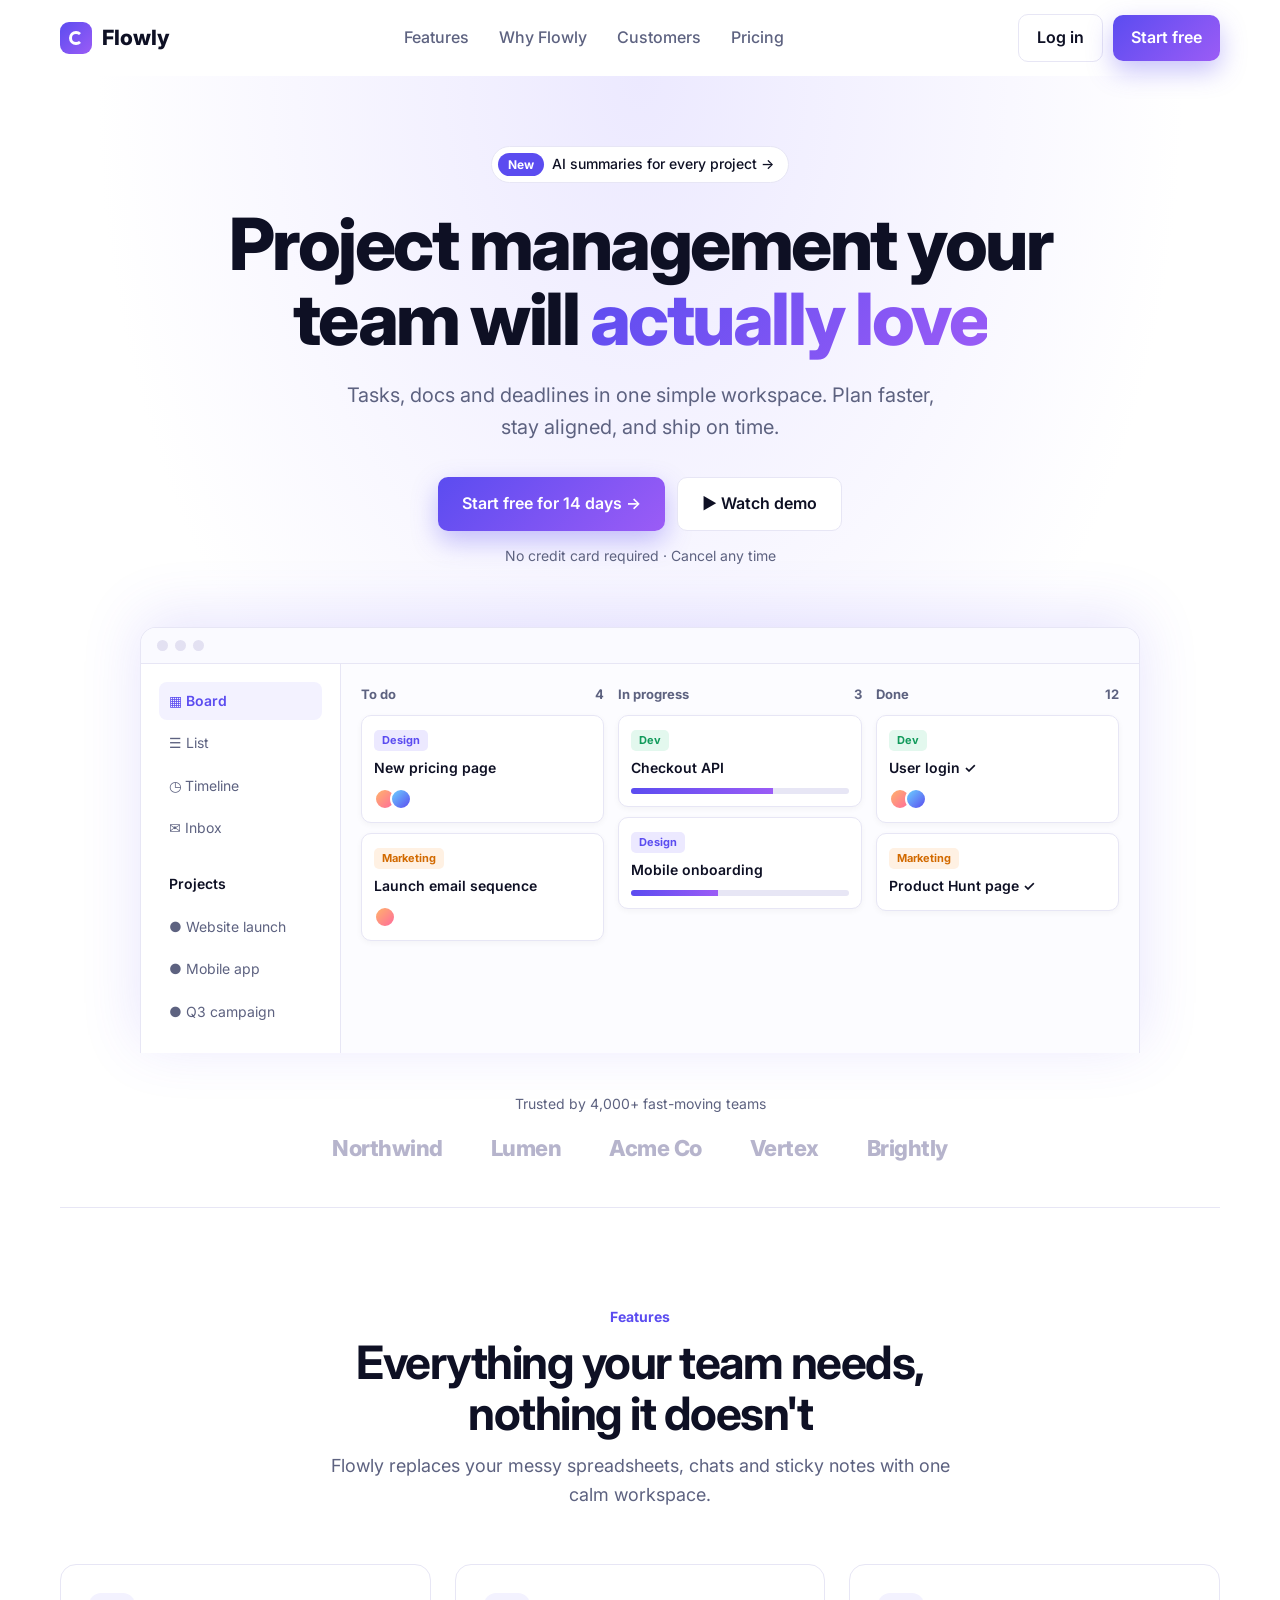
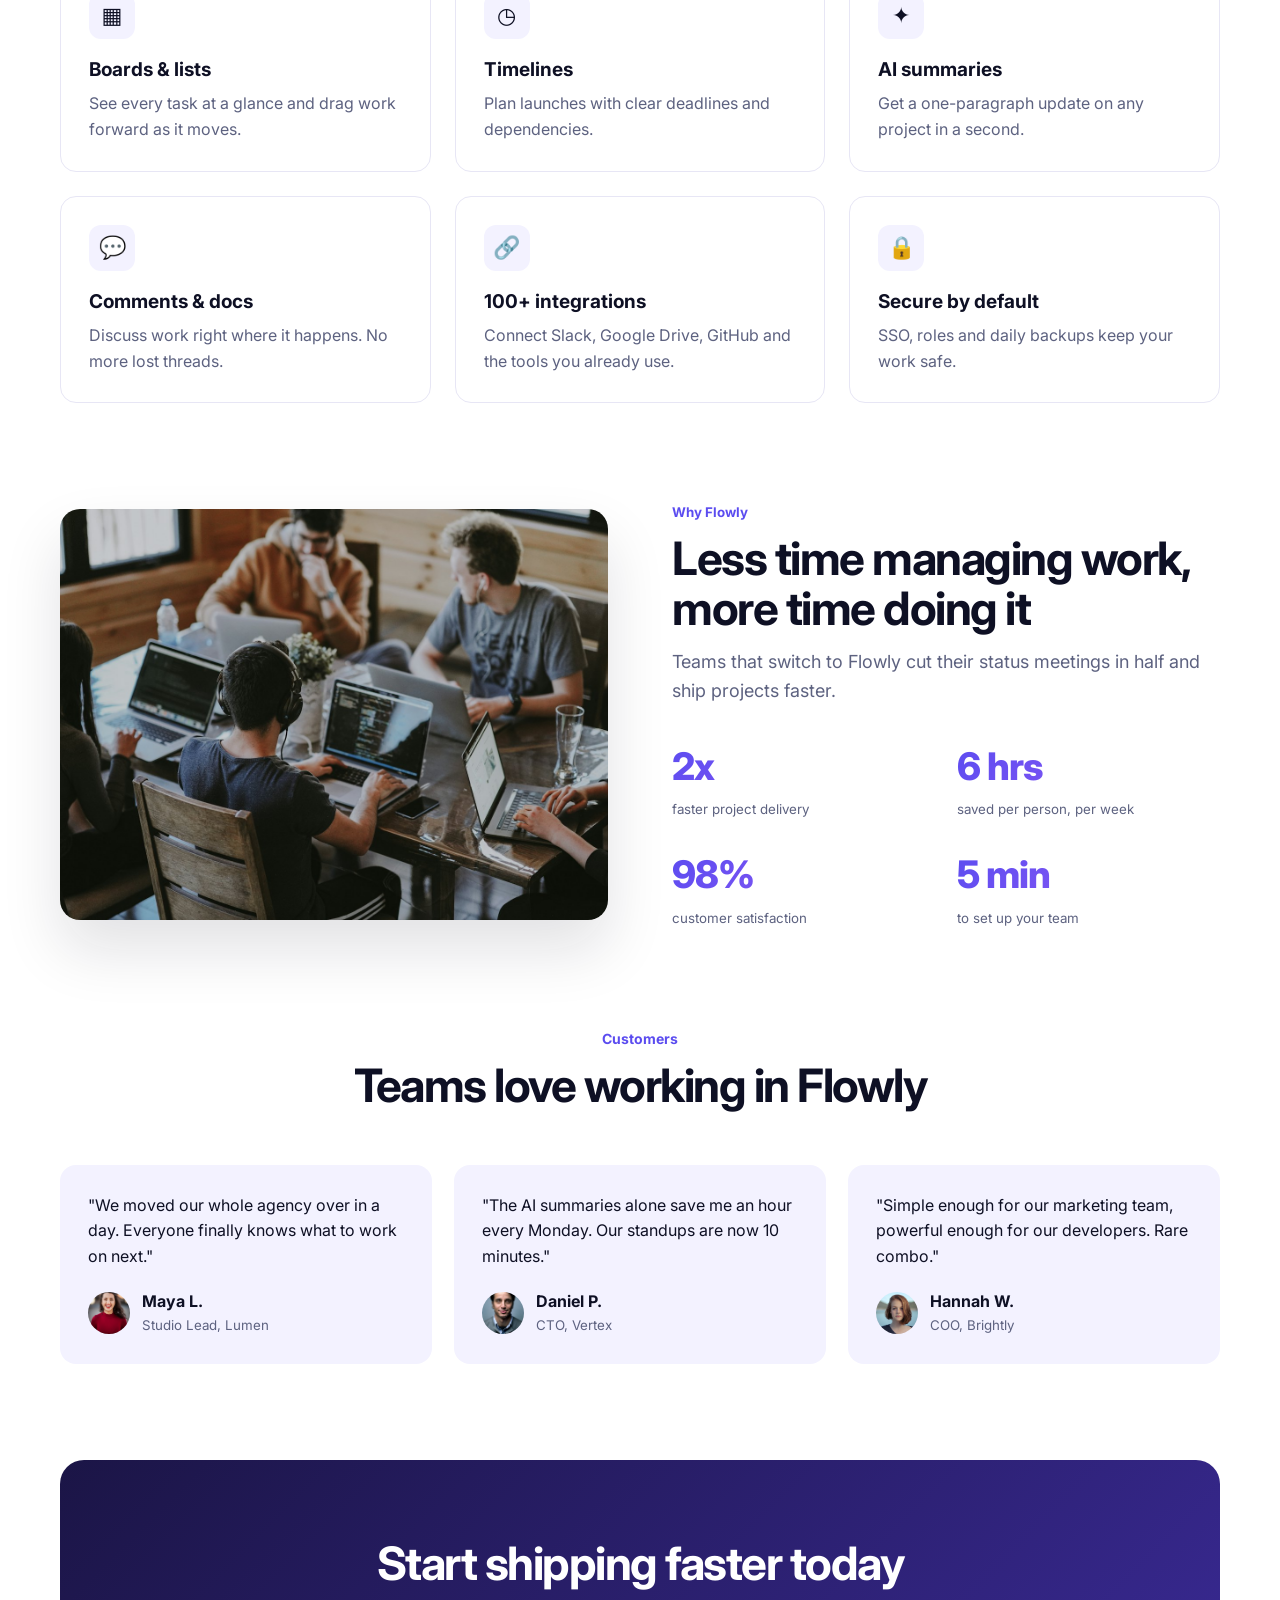
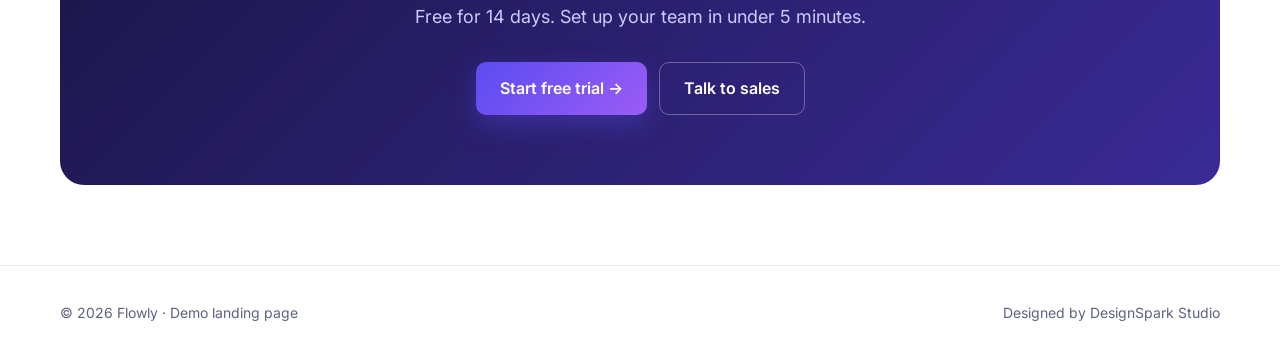
<file: landing-demos/saas/index.html>
<!DOCTYPE html>
<html lang="en">
<head>
<meta charset="utf-8">
<meta name="viewport" content="width=device-width, initial-scale=1">
<title>Flowly | Project management your team will love</title>
<meta name="description" content="Flowly brings your team's tasks, docs and deadlines into one simple workspace. Start free today.">
<link rel="preconnect" href="https://fonts.googleapis.com"><link rel="preconnect" href="https://fonts.gstatic.com" crossorigin>
<link href="https://fonts.googleapis.com/css2?family=Inter:wght@400;500;600;700;800&display=swap" rel="stylesheet">
<style>
:root{--ink:#0e1024;--muted:#5d6280;--brand:#5b4cf0;--brand2:#9b5cf6;--soft:#f3f2ff;--line:#e7e6f5;--bg:#fff}
*{box-sizing:border-box;margin:0;padding:0}html{scroll-behavior:smooth}
body{font-family:Inter,system-ui,sans-serif;color:var(--ink);background:var(--bg);line-height:1.6}
img{display:block;max-width:100%}a{color:inherit;text-decoration:none}
.wrap{width:min(1160px,92%);margin:0 auto}
.btn{display:inline-flex;align-items:center;gap:8px;padding:13px 24px;border-radius:10px;font-weight:600;transition:.2s}
.btn-p{background:linear-gradient(135deg,var(--brand),var(--brand2));color:#fff;box-shadow:0 10px 26px rgba(91,76,240,.35)}.btn-p:hover{transform:translateY(-2px)}
.btn-o{border:1px solid var(--line);background:#fff}.btn-o:hover{border-color:var(--brand)}
nav .wrap{display:flex;justify-content:space-between;align-items:center;height:76px}
.logo{display:flex;gap:10px;align-items:center;font-weight:800;font-size:21px}
.logo i{width:32px;height:32px;border-radius:9px;background:linear-gradient(135deg,var(--brand),var(--brand2));display:block;position:relative}
.logo i::after{content:"";position:absolute;inset:9px;border-radius:50%;border:3px solid #fff;border-right-color:transparent}
.menu{display:flex;gap:30px;color:var(--muted);font-weight:500}.menu a:hover{color:var(--ink)}
.navr{display:flex;gap:10px;align-items:center}.navr .btn{padding:10px 18px}
.hero{text-align:center;padding:70px 0 0;background:radial-gradient(ellipse at 50% 0,#ece9ff 0,#fff 60%)}
.pill{display:inline-flex;gap:8px;align-items:center;border:1px solid var(--line);background:#fff;border-radius:999px;padding:6px 14px 6px 6px;font-size:14px;font-weight:500;margin-bottom:24px}
.pill b{background:var(--brand);color:#fff;border-radius:999px;padding:2px 10px;font-size:12px}
h1{font-size:clamp(40px,6.4vw,72px);line-height:1.04;letter-spacing:-2.5px;font-weight:800;max-width:900px;margin:0 auto}
h1 span{background:linear-gradient(135deg,var(--brand),var(--brand2));-webkit-background-clip:text;background-clip:text;color:transparent}
.hero p{font-size:20px;color:var(--muted);max-width:600px;margin:22px auto 34px}
.cta{display:flex;gap:12px;justify-content:center;flex-wrap:wrap}
.note{font-size:14px;color:var(--muted);margin-top:14px}
.app{margin:60px auto 0;max-width:1000px;border-radius:16px 16px 0 0;border:1px solid var(--line);border-bottom:0;background:#fff;box-shadow:0 -10px 60px rgba(91,76,240,.15);overflow:hidden;text-align:left}
.app-top{display:flex;gap:7px;padding:12px 16px;border-bottom:1px solid var(--line);background:#fafaff}.app-top i{width:11px;height:11px;border-radius:50%;background:#e3e1f2}
.app-body{display:grid;grid-template-columns:200px 1fr;min-height:360px}
.side{border-right:1px solid var(--line);padding:18px;font-size:14px;color:var(--muted)}
.side div{padding:8px 10px;border-radius:8px;margin-bottom:4px}.side .on{background:var(--soft);color:var(--brand);font-weight:600}
.board{padding:20px;display:grid;grid-template-columns:repeat(3,1fr);gap:14px;background:#fcfcff}
.col h5{font-size:13px;color:var(--muted);margin-bottom:10px;display:flex;justify-content:space-between}
.card{background:#fff;border:1px solid var(--line);border-radius:10px;padding:12px;margin-bottom:10px;font-size:14px;font-weight:600;box-shadow:0 2px 6px rgba(14,16,36,.04)}
.card small{display:inline-block;font-size:11px;font-weight:700;padding:2px 8px;border-radius:5px;margin-bottom:6px}
.t1{background:#ece9ff;color:var(--brand)}.t2{background:#e3f8ee;color:#119a5b}.t3{background:#fff1e3;color:#d26a00}
.av{display:flex;margin-top:8px}.av span{width:22px;height:22px;border-radius:50%;border:2px solid #fff;margin-right:-6px;background:linear-gradient(135deg,#ffb36b,#ff6b9b)}.av span+span{background:linear-gradient(135deg,#6bd0ff,#5b4cf0)}
.bar{height:6px;border-radius:3px;background:var(--line);margin-top:8px;overflow:hidden}.bar i{display:block;height:100%;background:linear-gradient(90deg,var(--brand),var(--brand2))}
.logos{padding:40px 0;text-align:center;color:var(--muted);font-size:14px;border-bottom:1px solid var(--line)}
.logos div{display:flex;justify-content:center;gap:48px;flex-wrap:wrap;margin-top:16px;font-weight:800;font-size:22px;color:#b6b4cc;letter-spacing:-.5px}
section{padding:96px 0}
.head{text-align:center;max-width:640px;margin:0 auto 54px}
.head small{color:var(--brand);font-weight:700;font-size:14px}
h2{font-size:clamp(30px,4.4vw,46px);letter-spacing:-1.5px;line-height:1.1;margin:8px 0 14px}
.head p{color:var(--muted);font-size:18px}
.feats{display:grid;grid-template-columns:repeat(3,1fr);gap:24px}
.feat{padding:28px;border:1px solid var(--line);border-radius:16px;transition:.2s}
.feat:hover{box-shadow:0 20px 40px rgba(91,76,240,.1);border-color:#d6d2ff}
.feat .ic{width:46px;height:46px;border-radius:12px;background:var(--soft);display:grid;place-items:center;font-size:22px;margin-bottom:16px}
.feat h3{font-size:19px;margin-bottom:6px}.feat p{color:var(--muted)}
.split{display:grid;grid-template-columns:1fr 1fr;gap:64px;align-items:center}
.split img{border-radius:20px;aspect-ratio:4/3;object-fit:cover;width:100%;box-shadow:0 30px 60px rgba(14,16,36,.12)}
.nums{display:grid;grid-template-columns:1fr 1fr;gap:22px;margin-top:30px}
.nums b{display:block;font-size:38px;font-weight:800;letter-spacing:-1px;background:linear-gradient(135deg,var(--brand),var(--brand2));-webkit-background-clip:text;background-clip:text;color:transparent}
.nums small{color:var(--muted)}
.revs{display:grid;grid-template-columns:repeat(3,1fr);gap:22px}
.rev{background:var(--soft);border-radius:16px;padding:28px}
.rev p{margin-bottom:20px}.who{display:flex;gap:12px;align-items:center}.who img{width:42px;height:42px;border-radius:50%;object-fit:cover}.who small{color:var(--muted);display:block}
.final{background:linear-gradient(135deg,#1b1546,#3a2a96);color:#fff;border-radius:24px;padding:70px 30px;text-align:center}
.final h2{color:#fff}.final p{color:#cfcaff;font-size:18px;margin-bottom:30px}
.final .btn-o{background:transparent;color:#fff;border-color:rgba(255,255,255,.3)}
footer{padding:36px 0;color:var(--muted);font-size:14px;margin-top:80px;border-top:1px solid var(--line)}
footer .wrap{display:flex;justify-content:space-between;flex-wrap:wrap;gap:12px}
@media(max-width:900px){.feats,.revs{grid-template-columns:1fr 1fr}.split{grid-template-columns:1fr}.menu{display:none}.app-body{grid-template-columns:1fr}.side{display:none}}
@media(max-width:600px){.feats,.revs{grid-template-columns:1fr}.board{grid-template-columns:1fr}.board .col:nth-child(n+2){display:none}section{padding:70px 0}.navr .btn-o{display:none}.logos div{gap:24px;font-size:18px}}
</style>
</head>
<body>
<nav><div class="wrap"><a class="logo" href="#"><i></i>Flowly</a><div class="menu"><a href="#features">Features</a><a href="#why">Why Flowly</a><a href="#reviews">Customers</a><a href="#start">Pricing</a></div><div class="navr"><a class="btn btn-o" href="#">Log in</a><a class="btn btn-p" href="#start">Start free</a></div></div></nav>

<header class="hero"><div class="wrap">
 <div class="pill"><b>New</b>AI summaries for every project →</div>
 <h1>Project management your team will <span>actually love</span></h1>
 <p>Tasks, docs and deadlines in one simple workspace. Plan faster, stay aligned, and ship on time.</p>
 <div class="cta"><a class="btn btn-p" href="#start">Start free for 14 days →</a><a class="btn btn-o" href="#features">▶ Watch demo</a></div>
 <div class="note">No credit card required · Cancel any time</div>
 <div class="app">
  <div class="app-top"><i></i><i></i><i></i></div>
  <div class="app-body">
   <div class="side"><div class="on">▦ Board</div><div>☰ List</div><div>◷ Timeline</div><div>✉ Inbox</div><div style="margin-top:18px;font-weight:600;color:var(--ink)">Projects</div><div>● Website launch</div><div>● Mobile app</div><div>● Q3 campaign</div></div>
   <div class="board">
    <div class="col"><h5>To do <span>4</span></h5><div class="card"><small class="t1">Design</small><br>New pricing page<div class="av"><span></span><span></span></div></div><div class="card"><small class="t3">Marketing</small><br>Launch email sequence<div class="av"><span></span></div></div></div>
    <div class="col"><h5>In progress <span>3</span></h5><div class="card"><small class="t2">Dev</small><br>Checkout API<div class="bar"><i style="width:65%"></i></div></div><div class="card"><small class="t1">Design</small><br>Mobile onboarding<div class="bar"><i style="width:40%"></i></div></div></div>
    <div class="col"><h5>Done <span>12</span></h5><div class="card"><small class="t2">Dev</small><br>User login ✓<div class="av"><span></span><span></span></div></div><div class="card"><small class="t3">Marketing</small><br>Product Hunt page ✓</div></div>
   </div>
  </div>
 </div>
</div></header>

<div class="logos wrap">Trusted by 4,000+ fast-moving teams<div><span>Northwind</span><span>Lumen</span><span>Acme Co</span><span>Vertex</span><span>Brightly</span></div></div>

<section id="features"><div class="wrap">
 <div class="head"><small>Features</small><h2>Everything your team needs, nothing it doesn't</h2><p>Flowly replaces your messy spreadsheets, chats and sticky notes with one calm workspace.</p></div>
 <div class="feats">
  <div class="feat"><div class="ic">▦</div><h3>Boards & lists</h3><p>See every task at a glance and drag work forward as it moves.</p></div>
  <div class="feat"><div class="ic">◷</div><h3>Timelines</h3><p>Plan launches with clear deadlines and dependencies.</p></div>
  <div class="feat"><div class="ic">✦</div><h3>AI summaries</h3><p>Get a one-paragraph update on any project in a second.</p></div>
  <div class="feat"><div class="ic">💬</div><h3>Comments & docs</h3><p>Discuss work right where it happens. No more lost threads.</p></div>
  <div class="feat"><div class="ic">🔗</div><h3>100+ integrations</h3><p>Connect Slack, Google Drive, GitHub and the tools you already use.</p></div>
  <div class="feat"><div class="ic">🔒</div><h3>Secure by default</h3><p>SSO, roles and daily backups keep your work safe.</p></div>
 </div>
</div></section>

<section id="why" style="padding-top:0"><div class="wrap split">
 <img src="img/team.jpg" alt="Team working together" loading="lazy">
 <div>
  <small style="color:var(--brand);font-weight:700">Why Flowly</small>
  <h2>Less time managing work, more time doing it</h2>
  <p style="color:var(--muted);font-size:18px">Teams that switch to Flowly cut their status meetings in half and ship projects faster.</p>
  <div class="nums"><div><b>2x</b><small>faster project delivery</small></div><div><b>6 hrs</b><small>saved per person, per week</small></div><div><b>98%</b><small>customer satisfaction</small></div><div><b>5 min</b><small>to set up your team</small></div></div>
 </div>
</div></section>

<section id="reviews" style="padding-top:0"><div class="wrap">
 <div class="head"><small>Customers</small><h2>Teams love working in Flowly</h2></div>
 <div class="revs">
  <div class="rev"><p>"We moved our whole agency over in a day. Everyone finally knows what to work on next."</p><div class="who"><img src="img/p1.jpg" alt=""><div><b>Maya L.</b><small>Studio Lead, Lumen</small></div></div></div>
  <div class="rev"><p>"The AI summaries alone save me an hour every Monday. Our standups are now 10 minutes."</p><div class="who"><img src="img/p2.jpg" alt=""><div><b>Daniel P.</b><small>CTO, Vertex</small></div></div></div>
  <div class="rev"><p>"Simple enough for our marketing team, powerful enough for our developers. Rare combo."</p><div class="who"><img src="img/p3.jpg" alt=""><div><b>Hannah W.</b><small>COO, Brightly</small></div></div></div>
 </div>
</div></section>

<section id="start" style="padding:0"><div class="wrap"><div class="final">
 <h2>Start shipping faster today</h2>
 <p>Free for 14 days. Set up your team in under 5 minutes.</p>
 <div class="cta"><a class="btn btn-p" href="#">Start free trial →</a><a class="btn btn-o" href="#">Talk to sales</a></div>
</div></div></section>

<footer><div class="wrap"><span>© 2026 Flowly · Demo landing page</span><span>Designed by DesignSpark Studio</span></div></footer>
</body>
</html>
</file>
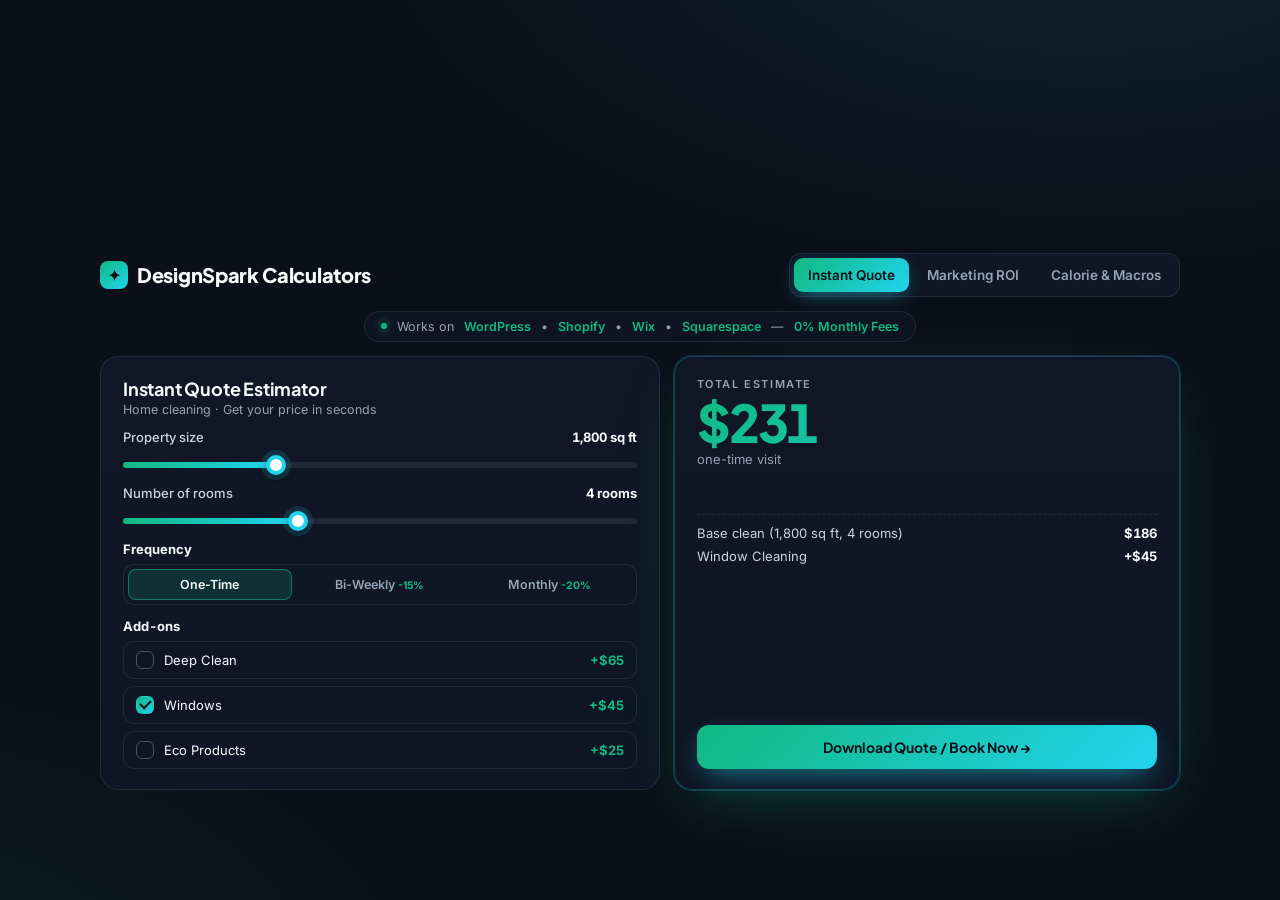
<file: fiverr-kit/gig6-calculator/showcase.html>
<!DOCTYPE html>
<html lang="en">
<head>
<meta charset="utf-8">
<meta name="viewport" content="width=device-width, initial-scale=1">
<title>Custom Calculator Widgets · DesignSpark</title>
<link rel="preconnect" href="https://fonts.googleapis.com"><link rel="preconnect" href="https://fonts.gstatic.com" crossorigin>
<link href="https://fonts.googleapis.com/css2?family=Inter:wght@400;500;600;700&family=Plus+Jakarta+Sans:wght@600;700;800&display=swap" rel="stylesheet">
<style>
:root{--bg:#0B0F19;--panel:#111827;--panel2:#0F1625;--line:rgba(148,163,184,.14);--text:#F8FAFC;--muted:#94A3B8;--em:#10B981;--cy:#22D3EE;--grad:linear-gradient(135deg,#10B981,#22D3EE);--glow:0 0 0 1px rgba(34,211,238,.18),0 20px 60px -20px rgba(16,185,129,.35)}
*{box-sizing:border-box;margin:0;padding:0}
body{font-family:Inter,system-ui,sans-serif;background:radial-gradient(1200px 600px at 85% -10%,rgba(34,211,238,.10),transparent 60%),radial-gradient(900px 500px at -10% 110%,rgba(16,185,129,.10),transparent 60%),var(--bg);color:var(--text);display:flex;flex-direction:column;align-items:center;justify-content:center;padding:18px;min-height:100vh;-webkit-font-smoothing:antialiased}
.app{margin:auto;width:min(1080px,100%);display:flex;flex-direction:column;gap:14px}
header{display:flex;align-items:center;justify-content:space-between;gap:14px;flex-wrap:wrap}
.brand{font-family:"Plus Jakarta Sans";font-weight:800;font-size:20px;letter-spacing:-.3px;display:flex;align-items:center;gap:9px}
.brand i{width:28px;height:28px;border-radius:8px;background:var(--grad);display:grid;place-items:center;font-style:normal;color:#04111a;font-size:15px}
.tabs{display:flex;gap:4px;background:var(--panel2);border:1px solid var(--line);padding:4px;border-radius:12px;position:relative}
.tab{position:relative;z-index:1;border:0;background:none;color:var(--muted);font:600 13.5px Inter;padding:9px 14px;border-radius:9px;cursor:pointer;transition:color .25s;white-space:nowrap}
.tab.on{color:#04111a}
.tab-ind{position:absolute;top:4px;bottom:4px;border-radius:9px;background:var(--grad);transition:left .35s cubic-bezier(.4,1.3,.5,1),width .35s cubic-bezier(.4,1.3,.5,1);box-shadow:0 6px 20px -6px rgba(34,211,238,.6)}
.trust{display:flex;align-items:center;justify-content:center;gap:10px;flex-wrap:wrap;font-size:12.5px;color:var(--muted);border:1px solid var(--line);background:rgba(17,24,39,.6);border-radius:999px;padding:7px 16px;align-self:center}
.trust b{color:var(--em);font-weight:600}
.trust .dot{width:6px;height:6px;border-radius:50%;background:var(--em);box-shadow:0 0 10px var(--em)}
.stage{position:relative}
@media(min-width:821px){body{justify-content:flex-start;padding-top:max(18px,calc(50vh - 290px))}}
.calc{display:none;grid-template-columns:1.05fr .95fr;gap:14px;animation:in .45s ease}
.calc.on{display:grid}
@keyframes in{from{opacity:0;transform:translateY(8px)}to{opacity:1;transform:none}}
.card{background:linear-gradient(180deg,rgba(17,24,39,.95),rgba(15,22,37,.95));border:1px solid var(--line);border-radius:18px;padding:20px 22px}
.out{box-shadow:var(--glow);border-color:rgba(34,211,238,.25);display:flex;flex-direction:column}
.ttl{font-family:"Plus Jakarta Sans";font-size:18px;font-weight:700;letter-spacing:-.2px}
.sub{color:var(--muted);font-size:12.5px;margin-top:2px;margin-bottom:12px}
.field{margin-bottom:13px}
.lab{display:flex;justify-content:space-between;align-items:baseline;font-size:13px;color:#CBD5E1;font-weight:500;margin-bottom:7px}
.lab span:last-child{font-weight:700;color:var(--text);font-variant-numeric:tabular-nums}
input[type=range]{-webkit-appearance:none;appearance:none;width:100%;height:6px;border-radius:99px;background:linear-gradient(90deg,var(--em) 0,var(--cy) var(--p,50%),#1F2937 var(--p,50%));outline:none;cursor:pointer}
input[type=range]::-webkit-slider-thumb{-webkit-appearance:none;width:20px;height:20px;border-radius:50%;background:#fff;border:4px solid var(--cy);box-shadow:0 0 0 5px rgba(34,211,238,.15),0 4px 10px rgba(0,0,0,.4);transition:transform .15s}
input[type=range]::-webkit-slider-thumb:hover{transform:scale(1.12)}
input[type=range]::-moz-range-thumb{width:14px;height:14px;border-radius:50%;background:#fff;border:4px solid var(--cy);box-shadow:0 0 0 5px rgba(34,211,238,.15)}
.pills{display:flex;gap:6px;background:var(--panel2);border:1px solid var(--line);padding:4px;border-radius:11px}
.pill{flex:1;border:0;background:none;color:var(--muted);font:600 12.5px Inter;padding:8px 6px;border-radius:8px;cursor:pointer;transition:.2s}
.pill.on{background:rgba(16,185,129,.16);color:var(--text);box-shadow:inset 0 0 0 1px rgba(16,185,129,.55)}
.pill small{color:var(--em);font-weight:700}
.checks{display:grid;gap:7px}
.chk{display:flex;align-items:center;gap:10px;padding:9px 12px;border:1px solid var(--line);border-radius:11px;cursor:pointer;font-size:13px;transition:.2s;user-select:none}
.chk:hover{border-color:rgba(34,211,238,.35)}
.chk input{display:none}
.box{width:18px;height:18px;border-radius:6px;border:1.5px solid #475569;display:grid;place-items:center;transition:.2s;flex:none}
.chk input:checked+.box{background:var(--grad);border-color:transparent}
.chk input:checked+.box::after{content:"";width:5px;height:9px;border:solid #04111a;border-width:0 2px 2px 0;transform:rotate(45deg) translate(-1px,-1px)}
.chk .pr{margin-left:auto;color:var(--em);font-weight:700}
.row2{display:grid;grid-template-columns:1fr 1fr;gap:12px}
select{width:100%;background:var(--panel2);color:var(--text);border:1px solid var(--line);border-radius:11px;padding:9px 12px;font:500 13px Inter;outline:none;appearance:none;background-image:linear-gradient(45deg,transparent 50%,var(--muted) 50%),linear-gradient(135deg,var(--muted) 50%,transparent 50%);background-position:calc(100% - 17px) 55%,calc(100% - 12px) 55%;background-size:5px 5px;background-repeat:no-repeat}
.kicker{font-size:11px;letter-spacing:1.6px;text-transform:uppercase;color:var(--muted);font-weight:600}
.big{font-family:"Plus Jakarta Sans";font-size:52px;font-weight:800;letter-spacing:-2px;line-height:1.05;background:var(--grad);-webkit-background-clip:text;background-clip:text;color:transparent;font-variant-numeric:tabular-nums;margin:4px 0 2px}
.per{color:var(--muted);font-size:13px}
.badge{display:inline-flex;align-items:center;gap:6px;background:rgba(16,185,129,.14);color:#6EE7B7;border:1px solid rgba(16,185,129,.4);font-size:12px;font-weight:600;padding:4px 10px;border-radius:999px;margin-top:8px;transition:opacity .3s,transform .3s}
.badge.hide{opacity:0;transform:scale(.9)}
.lines{margin:14px 0;border-top:1px dashed var(--line);padding-top:10px;display:grid;gap:7px;flex:1;align-content:start}
.ln{display:flex;justify-content:space-between;font-size:13px;color:#CBD5E1}
.ln b{color:var(--text);font-variant-numeric:tabular-nums}
.ln.neg b{color:#6EE7B7}
.cta{border:0;border-radius:12px;padding:13px;font:700 14px "Plus Jakarta Sans";color:#04111a;background:var(--grad);cursor:pointer;box-shadow:0 10px 30px -10px rgba(34,211,238,.7);transition:transform .15s,box-shadow .2s}
.cta:hover{transform:translateY(-2px);box-shadow:0 14px 34px -10px rgba(34,211,238,.9)}
.stats{display:grid;grid-template-columns:1fr 1fr;gap:10px;margin:14px 0}
.stat{background:var(--panel2);border:1px solid var(--line);border-radius:12px;padding:11px 13px}
.stat .v{font-family:"Plus Jakarta Sans";font-size:22px;font-weight:800;font-variant-numeric:tabular-nums}
.stat .k{font-size:11.5px;color:var(--muted)}
.cmp{display:grid;gap:9px;margin-top:4px}
.bar{height:12px;border-radius:99px;background:#1F2937;overflow:hidden}
.bar i{display:block;height:100%;border-radius:99px;transition:width .6s cubic-bezier(.3,1,.4,1)}
.bl{display:flex;justify-content:space-between;font-size:12px;color:var(--muted);margin-bottom:5px}
.bl b{color:var(--text);font-variant-numeric:tabular-nums}
.note{font-size:11px;color:#64748B;margin-top:10px}
.macro{margin-top:12px;display:grid;gap:11px}
.toast{position:fixed;left:50%;bottom:26px;transform:translate(-50%,30px);opacity:0;background:#0F1625;border:1px solid rgba(16,185,129,.5);color:var(--text);padding:12px 18px;border-radius:12px;font-size:13.5px;font-weight:500;box-shadow:0 20px 50px rgba(0,0,0,.5);transition:.35s;display:flex;gap:10px;align-items:center;pointer-events:none;z-index:9}
.toast.show{opacity:1;transform:translate(-50%,0)}
.toast i{width:22px;height:22px;border-radius:50%;background:var(--grad);display:grid;place-items:center;color:#04111a;font-style:normal;font-weight:800;font-size:12px}
@media(max-width:820px){
 body{padding:12px;justify-content:flex-start}
 .app{gap:10px}
 header{justify-content:center}
 .brand{display:none}
 .tabs{width:100%}.tab{flex:1;padding:8px 4px;font-size:12px}
 .trust{font-size:11px;padding:6px 12px;gap:7px}
 .calc{grid-template-columns:1fr;gap:10px}
 .card{padding:14px 15px;border-radius:15px}
 .sub{display:none}.ttl{font-size:15px;margin-bottom:8px}
 .field{margin-bottom:9px}.lab{margin-bottom:5px;font-size:12px}
 .chk{padding:7px 10px;font-size:12px}.checks{grid-template-columns:1fr 1fr 1fr;gap:5px}.chk .pr{display:none}
 .big{font-size:38px}
 .lines{margin:8px 0;gap:4px;padding-top:7px}.ln{font-size:12px}
 .stats{margin:8px 0;gap:7px}.stat{padding:8px 10px}.stat .v{font-size:18px}
 .cta{padding:11px}
 .macro{margin-top:8px;gap:8px}
}
.calc>*,.card,.field,.lab,.row2>*{min-width:0}
.lab span:first-child{overflow:hidden;text-overflow:ellipsis;white-space:nowrap}
@media(max-width:400px){
 .row2{grid-template-columns:1fr;gap:8px}
 .tab{font-size:11px;padding:8px 2px}
 .trust{font-size:10.5px}
 .pill{font-size:11.5px;padding:7px 3px}
 .checks{grid-template-columns:1fr}.chk .pr{display:inline}
 .big{font-size:34px}
 .tab{white-space:normal;line-height:1.2;min-width:0}
}
</style>
</head>
<body>
<div class="app">
 <header>
  <div class="brand"><i>✦</i>DesignSpark Calculators</div>
  <nav class="tabs" role="tablist">
   <span class="tab-ind" id="ind"></span>
   <button class="tab on" data-t="quote" role="tab">Instant Quote</button>
   <button class="tab" data-t="roi" role="tab">Marketing ROI</button>
   <button class="tab" data-t="macro" role="tab">Calorie & Macros</button>
  </nav>
 </header>
 <div class="trust"><span class="dot"></span>Works on <b>WordPress</b> • <b>Shopify</b> • <b>Wix</b> • <b>Squarespace</b> — <b>0% Monthly Fees</b></div>

 <div class="stage">
  <!-- 1. Instant quote -->
  <section class="calc on" id="quote">
   <div class="card">
    <div class="ttl">Instant Quote Estimator</div>
    <div class="sub">Home cleaning · Get your price in seconds</div>
    <div class="field"><div class="lab"><span>Property size</span><span id="q-size-v"></span></div><input type="range" id="q-size" min="500" max="5000" step="50" value="1800"></div>
    <div class="field"><div class="lab"><span>Number of rooms</span><span id="q-rooms-v"></span></div><input type="range" id="q-rooms" min="1" max="10" step="1" value="4"></div>
    <div class="field"><div class="lab"><span>Frequency</span></div>
     <div class="pills" id="q-freq"><button class="pill on" data-v="0">One-Time</button><button class="pill" data-v="15">Bi-Weekly <small>-15%</small></button><button class="pill" data-v="20">Monthly <small>-20%</small></button></div></div>
    <div class="field" style="margin-bottom:0"><div class="lab"><span>Add-ons</span></div>
     <div class="checks">
      <label class="chk"><input type="checkbox" data-n="Deep Clean" value="65"><span class="box"></span>Deep Clean<span class="pr">+$65</span></label>
      <label class="chk"><input type="checkbox" data-n="Window Cleaning" value="45" checked><span class="box"></span>Windows<span class="pr">+$45</span></label>
      <label class="chk"><input type="checkbox" data-n="Eco-Friendly Products" value="25"><span class="box"></span>Eco Products<span class="pr">+$25</span></label>
     </div></div>
   </div>
   <div class="card out">
    <div class="kicker">Total estimate</div>
    <div class="big" id="q-total">$0</div>
    <div class="per" id="q-per">per visit</div>
    <div><span class="badge hide" id="q-save">✓ You save $0 per visit</span></div>
    <div class="lines" id="q-lines"></div>
    <button class="cta" data-toast="Quote ready! A copy has been sent to your email. (Demo)">Download Quote / Book Now →</button>
   </div>
  </section>

  <!-- 2. ROI -->
  <section class="calc" id="roi">
   <div class="card">
    <div class="ttl">Marketing ROI Calculator</div>
    <div class="sub">For agencies & e-commerce · See what your ads return</div>
    <div class="field"><div class="lab"><span>Monthly ad spend</span><span id="r-spend-v"></span></div><input type="range" id="r-spend" min="500" max="25000" step="100" value="5000"></div>
    <div class="field"><div class="lab"><span>Website conversion rate</span><span id="r-conv-v"></span></div><input type="range" id="r-conv" min="1" max="10" step="0.1" value="4"></div>
    <div class="field"><div class="lab"><span>Average order value</span><span id="r-aov-v"></span></div><input type="range" id="r-aov" min="25" max="500" step="5" value="150"></div>
    <div class="note">Assumes an average cost of $1.50 per click and a 40% product margin. Adjust these to match your business.</div>
   </div>
   <div class="card out">
    <div class="kicker">Projected monthly revenue</div>
    <div class="big" id="r-rev">$0</div>
    <div class="per" id="r-orders">0 visitors → 0 orders per month</div>
    <div class="stats">
     <div class="stat"><div class="v" id="r-profit">$0</div><div class="k">Net profit after ads</div></div>
     <div class="stat"><div class="v" id="r-roi">0%</div><div class="k">Return on ad spend</div></div>
    </div>
    <div class="cmp">
     <div><div class="bl"><span>Ad spend</span><b id="r-b1">$0</b></div><div class="bar"><i id="r-bar1" style="background:#475569"></i></div></div>
     <div><div class="bl"><span>Projected return</span><b id="r-b2">$0</b></div><div class="bar"><i id="r-bar2" style="background:linear-gradient(90deg,#10B981,#22D3EE)"></i></div></div>
    </div>
    <div style="flex:1"></div>
    <button class="cta" style="margin-top:14px" data-toast="Your ROI report is on its way! (Demo)">Get My Free ROI Report →</button>
   </div>
  </section>

  <!-- 3. Macros -->
  <section class="calc" id="macro">
   <div class="card">
    <div class="ttl">Calorie & Macro Calculator</div>
    <div class="sub">For fitness coaches · Personalised daily targets</div>
    <div class="row2 field">
     <div class="pills" id="m-unit"><button class="pill on" data-v="lbs">lbs / in</button><button class="pill" data-v="kg">kg / cm</button></div>
     <div class="pills" id="m-sex"><button class="pill on" data-v="m">Male</button><button class="pill" data-v="f">Female</button></div>
    </div>
    <div class="field"><div class="lab"><span>Age</span><span id="m-age-v"></span></div><input type="range" id="m-age" min="16" max="75" step="1" value="30"></div>
    <div class="field"><div class="lab"><span>Weight</span><span id="m-w-v"></span></div><input type="range" id="m-w" min="90" max="350" step="1" value="180"></div>
    <div class="field"><div class="lab"><span>Height</span><span id="m-h-v"></span></div><input type="range" id="m-h" min="55" max="80" step="1" value="70"></div>
    <div class="row2" style="align-items:end">
     <div><div class="lab"><span>Activity level</span></div>
      <select id="m-act"><option value="1.2">Sedentary</option><option value="1.375">Light · 1-3 days</option><option value="1.55" selected>Moderate · 3-5 days</option><option value="1.725">Very active · 6-7 days</option></select></div>
     <div><div class="lab"><span>Goal</span></div>
      <div class="pills" id="m-goal"><button class="pill on" data-v="lose">Lose</button><button class="pill" data-v="keep">Maintain</button><button class="pill" data-v="gain">Build</button></div></div>
    </div>
   </div>
   <div class="card out">
    <div class="kicker">Daily calorie target</div>
    <div class="big" id="m-kcal">0</div>
    <div class="per" id="m-goal-t">kcal per day</div>
    <div class="macro">
     <div><div class="bl"><span>Protein</span><b id="m-p">0 g</b></div><div class="bar"><i id="m-pb" style="background:#22D3EE"></i></div></div>
     <div><div class="bl"><span>Carbs</span><b id="m-c">0 g</b></div><div class="bar"><i id="m-cb" style="background:#10B981"></i></div></div>
     <div><div class="bl"><span>Fats</span><b id="m-f">0 g</b></div><div class="bar"><i id="m-fb" style="background:#A78BFA"></i></div></div>
    </div>
    <div style="flex:1"></div>
    <button class="cta" style="margin-top:14px" data-toast="Your free meal plan is on its way! (Demo)">Get My Free Meal Plan →</button>
   </div>
  </section>
 </div>
</div>
<div class="toast" id="toast"><i>✓</i><span></span></div>

<script>
const $=s=>document.querySelector(s), $$=s=>[...document.querySelectorAll(s)];
const money=n=>'$'+Math.round(n).toLocaleString('en-US');
const num=n=>Math.round(n).toLocaleString('en-US');

/* animated numbers */
const anim=new Map();
function tween(el,to,fmt){
 const st=anim.get(el)||{v:0};cancelAnimationFrame(st.raf);
 const from=st.v,t0=performance.now(),d=450;
 const step=()=>{const k=Math.min(1,Math.max(0,(performance.now()-t0)/d)),e=1-Math.pow(1-k,3);st.v=from+(to-from)*e;el.textContent=fmt(st.v);if(k<1)st.raf=requestAnimationFrame(step)};
 st.raf=requestAnimationFrame(step);anim.set(el,st);
}
/* slider fill */
function fill(r){r.style.setProperty('--p',((r.value-r.min)/(r.max-r.min)*100)+'%')}
/* pill groups */
function pills(id,cb){const g=$(id);g.addEventListener('click',e=>{const b=e.target.closest('.pill');if(!b||b.classList.contains('on'))return;g.querySelectorAll('.pill').forEach(x=>x.classList.toggle('on',x===b));cb()});}
const pv=id=>$(id+' .pill.on').dataset.v;

/* tabs */
function moveInd(){const b=$('.tab.on'),i=$('#ind');i.style.left=b.offsetLeft+'px';i.style.width=b.offsetWidth+'px'}
$$('.tab').forEach(b=>b.addEventListener('click',()=>{
 $$('.tab').forEach(x=>x.classList.toggle('on',x===b));
 $$('.calc').forEach(c=>c.classList.toggle('on',c.id===b.dataset.t));
 moveInd();({quote:calcQ,roi:calcR,macro:calcM})[b.dataset.t](true);
}));
addEventListener('resize',moveInd);

/* 1. quote */
function calcQ(){
 const size=+$('#q-size').value,rooms=+$('#q-rooms').value,disc=+pv('#q-freq');
 $('#q-size-v').textContent=num(size)+' sq ft';$('#q-rooms-v').textContent=rooms+(rooms>1?' rooms':' room');
 const base=49+size*0.045+rooms*14;
 const adds=$$('#quote .chk input:checked').map(c=>[c.dataset.n,+c.value]);
 const addSum=adds.reduce((s,a)=>s+a[1],0);
 const save=base*disc/100,total=base-save+addSum;
 tween($('#q-total'),total,money);
 const freq=$('#q-freq .pill.on').firstChild.textContent.trim();
 $('#q-per').textContent=disc?`per visit · ${freq} plan`:'one-time visit';
 const b=$('#q-save');b.classList.toggle('hide',!disc);b.textContent=`✓ You save ${money(save)} per visit (${disc}% off)`;
 $('#q-lines').innerHTML=`<div class="ln"><span>Base clean (${num(size)} sq ft, ${rooms} rooms)</span><b>${money(base)}</b></div>`+
  (disc?`<div class="ln neg"><span>${freq} discount</span><b>−${money(save)}</b></div>`:'')+
  adds.map(a=>`<div class="ln"><span>${a[0]}</span><b>+${money(a[1])}</b></div>`).join('');
}
['#q-size','#q-rooms'].forEach(i=>$(i).addEventListener('input',e=>{fill(e.target);calcQ()}));
$$('#quote .chk input').forEach(c=>c.addEventListener('change',calcQ));
pills('#q-freq',calcQ);

/* 2. roi */
const CPC=1.5,MARGIN=0.4;
function calcR(){
 const spend=+$('#r-spend').value,conv=+$('#r-conv').value,aov=+$('#r-aov').value;
 $('#r-spend-v').textContent=money(spend)+' / mo';$('#r-conv-v').textContent=conv.toFixed(1)+'%';$('#r-aov-v').textContent=money(aov);
 const orders=spend/CPC*conv/100,rev=orders*aov,profit=rev*MARGIN-spend,roas=rev/spend*100;
 tween($('#r-rev'),rev,money);tween($('#r-profit'),profit,v=>(v<0?'−':'')+money(Math.abs(v)));tween($('#r-roi'),roas,v=>num(v)+'%');
 tween($('#r-b1'),spend,money);tween($('#r-b2'),rev,money);
 $('#r-profit').style.color=profit<0?'#F87171':'#6EE7B7';
 $('#r-orders').textContent=num(spend/CPC)+' visitors → '+num(orders)+' orders per month';
 const mx=Math.max(spend,rev);$('#r-bar1').style.width=(spend/mx*100)+'%';$('#r-bar2').style.width=(rev/mx*100)+'%';
}
['#r-spend','#r-conv','#r-aov'].forEach(i=>$(i).addEventListener('input',e=>{fill(e.target);calcR()}));

/* 3. macros */
function setUnits(u){
 const w=$('#m-w'),h=$('#m-h');
 const ex=el=>el.dataset.exact!==undefined?+el.dataset.exact:+el.value;
 const kgVal=u==='kg'?ex(w)*0.4536:ex(w)/0.4536, cmVal=u==='kg'?ex(h)*2.54:ex(h)/2.54;
 if(u==='kg'){w.min=40;w.max=160;h.min=140;h.max=205}else{w.min=90;w.max=350;h.min=55;h.max=80}
 w.value=Math.round(kgVal);h.value=Math.round(cmVal);w.dataset.exact=kgVal;h.dataset.exact=cmVal;fill(w);fill(h);
}
function calcM(){
 const u=pv('#m-unit'),sex=pv('#m-sex'),age=+$('#m-age').value,act=+$('#m-act').value,goal=pv('#m-goal');
 const wv=+$('#m-w').value,hv=+$('#m-h').value;
 const kg=u==='kg'?wv:wv*0.4536,cm=u==='kg'?hv:hv*2.54;
 $('#m-age-v').textContent=age+' yrs';$('#m-w-v').textContent=wv+(u==='kg'?' kg':' lbs');
 $('#m-h-v').textContent=u==='kg'?hv+' cm':`${Math.floor(hv/12)}′ ${hv%12}″`;
 const bmr=10*kg+6.25*cm-5*age+(sex==='m'?5:-161);
 const adj={lose:-500,keep:0,gain:300}[goal];
 const kcal=Math.max(1200,bmr*act+adj);
 const p=kg*(goal==='keep'?1.8:2.0),f=kcal*0.25/9,c=Math.max(0,(kcal-p*4-f*9)/4);
 tween($('#m-kcal'),kcal,num);
 $('#m-goal-t').textContent='kcal per day · '+{lose:'lose fat',keep:'maintain weight',gain:'build muscle'}[goal];
 tween($('#m-p'),p,v=>num(v)+' g');tween($('#m-c'),c,v=>num(v)+' g');tween($('#m-f'),f,v=>num(v)+' g');
 const mx=Math.max(p,c,f);$('#m-pb').style.width=p/mx*100+'%';$('#m-cb').style.width=c/mx*100+'%';$('#m-fb').style.width=f/mx*100+'%';
}
['#m-age','#m-w','#m-h'].forEach(i=>$(i).addEventListener('input',e=>{delete e.target.dataset.exact;fill(e.target);calcM()}));
$('#m-act').addEventListener('change',calcM);
pills('#m-unit',()=>{setUnits(pv('#m-unit'));calcM()});pills('#m-sex',calcM);pills('#m-goal',calcM);

/* toast */
let tt;$$('[data-toast]').forEach(b=>b.addEventListener('click',()=>{const t=$('#toast');t.querySelector('span').textContent=b.dataset.toast;t.classList.add('show');clearTimeout(tt);tt=setTimeout(()=>t.classList.remove('show'),2600)}));

/* init */
$$('input[type=range]').forEach(fill);
calcQ();calcR();calcM();
requestAnimationFrame(moveInd);document.fonts&&document.fonts.ready.then(moveInd);
</script>
</body>
</html>
</file>
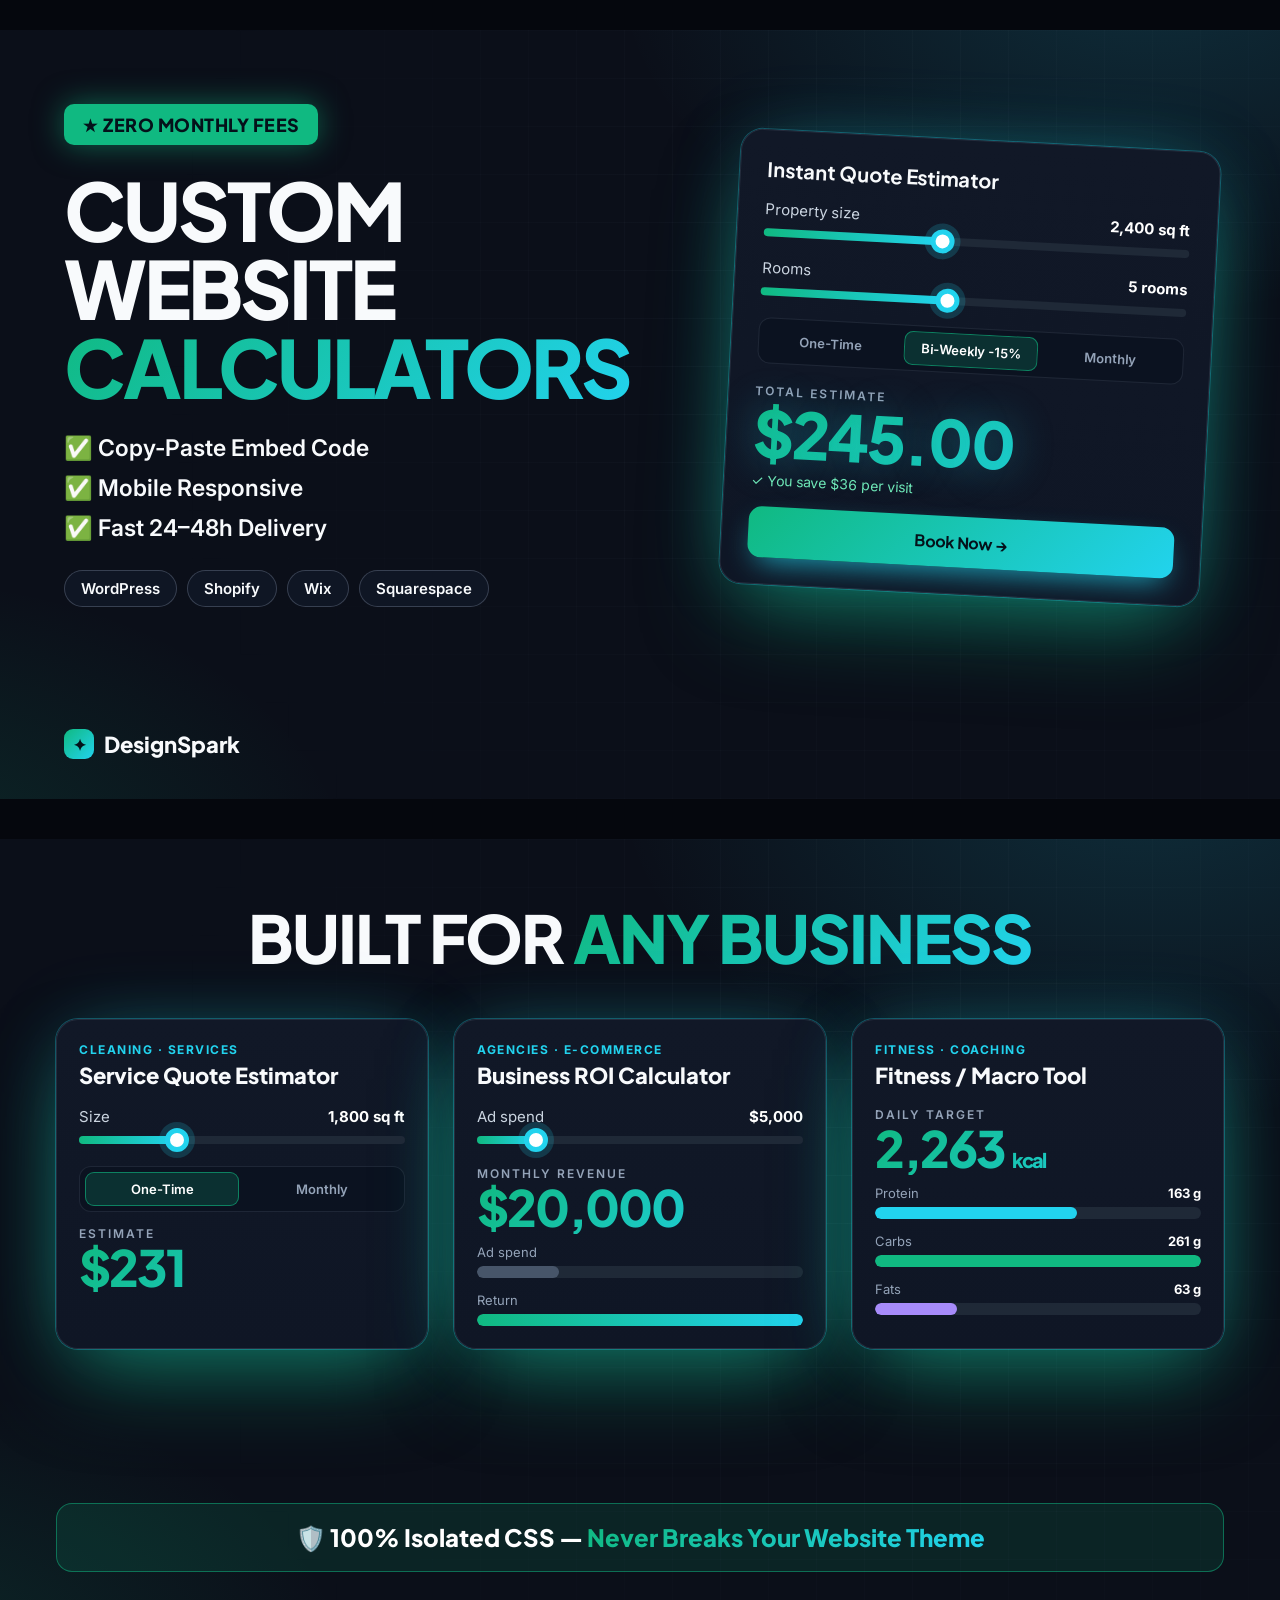
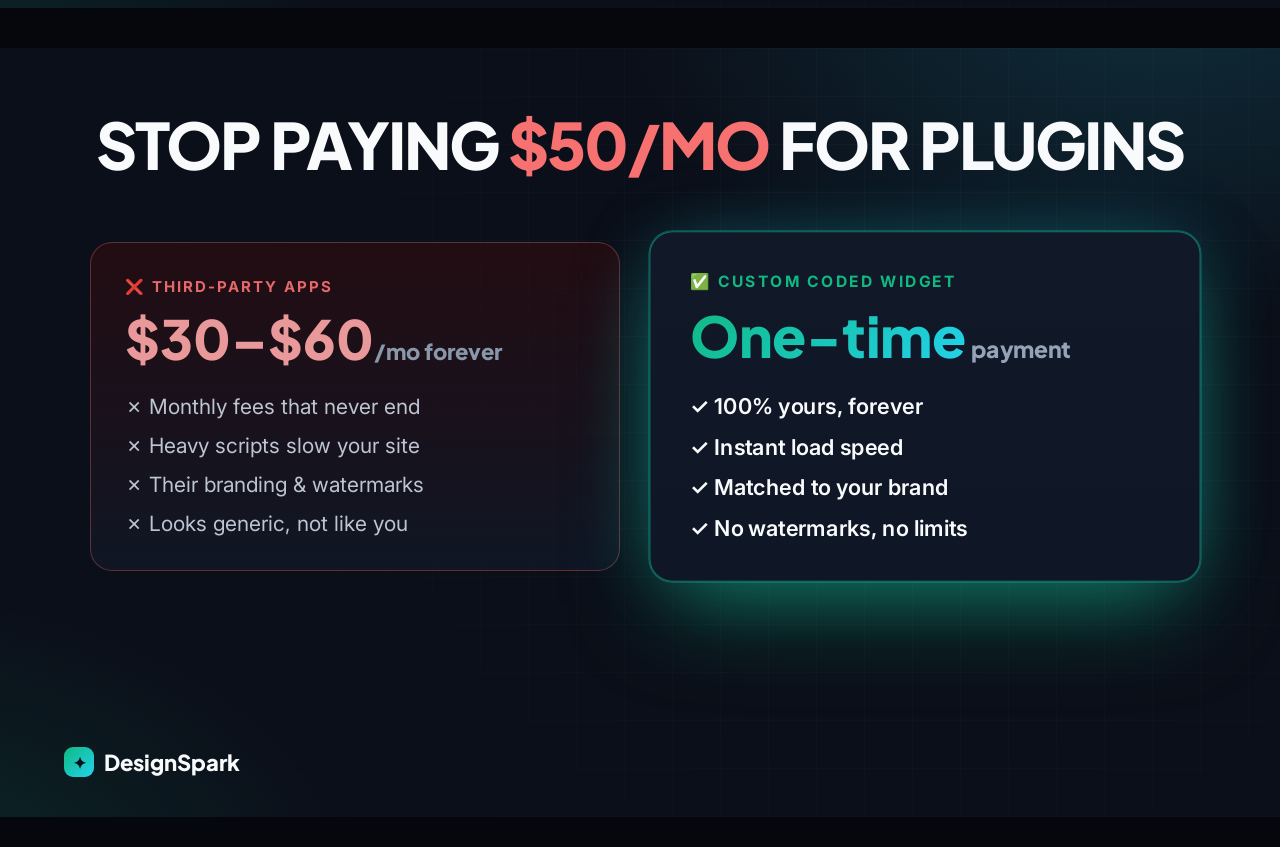
<file: fiverr-kit/gig6-calculator/thumbnails.html>
<!DOCTYPE html>
<html lang="en">
<head>
<meta charset="utf-8">
<title>Calculator Gig Thumbnails</title>
<link href="https://fonts.googleapis.com/css2?family=Inter:wght@400;500;600;700&family=Plus+Jakarta+Sans:wght@600;700;800&display=swap" rel="stylesheet">
<style>
*{box-sizing:border-box;margin:0;padding:0}
body{background:#05070D;font-family:Inter,sans-serif;color:#F8FAFC;padding:30px 0;display:flex;flex-direction:column;align-items:center;gap:40px}
.frame{width:1280px;height:769px;position:relative;overflow:hidden;background:radial-gradient(900px 600px at 90% -10%,rgba(34,211,238,.16),transparent 60%),radial-gradient(800px 500px at -10% 110%,rgba(16,185,129,.16),transparent 60%),#0B0F19}
.frame::before{content:"";position:absolute;inset:0;background-image:linear-gradient(rgba(148,163,184,.05) 1px,transparent 1px),linear-gradient(90deg,rgba(148,163,184,.05) 1px,transparent 1px);background-size:48px 48px;mask-image:radial-gradient(circle at 70% 40%,#000,transparent 75%)}
.j{font-family:"Plus Jakarta Sans",sans-serif}
.grad{background:linear-gradient(135deg,#10B981,#22D3EE);-webkit-background-clip:text;background-clip:text;color:transparent}
.brand{position:absolute;left:64px;bottom:40px;font:800 22px "Plus Jakarta Sans";display:flex;gap:10px;align-items:center}
.brand i{width:30px;height:30px;border-radius:9px;background:linear-gradient(135deg,#10B981,#22D3EE);display:grid;place-items:center;color:#04111a;font-style:normal;font-size:16px}
/* mini UI */
.ui{background:linear-gradient(180deg,#111827,#0F1625);border:1px solid rgba(148,163,184,.16);border-radius:22px;padding:26px}
.glow{box-shadow:0 0 0 1px rgba(34,211,238,.3),0 40px 90px -20px rgba(16,185,129,.5),0 0 80px -20px rgba(34,211,238,.4)}
.lab{display:flex;justify-content:space-between;font-size:15px;color:#CBD5E1;margin-bottom:10px}.lab b{color:#fff}
.rng{height:8px;border-radius:99px;background:#1F2937;position:relative;margin-bottom:22px}
.rng i{position:absolute;left:0;top:0;bottom:0;border-radius:99px;background:linear-gradient(90deg,#10B981,#22D3EE)}
.rng s{position:absolute;top:50%;width:24px;height:24px;margin:-12px 0 0 -12px;border-radius:50%;background:#fff;border:5px solid #22D3EE;box-shadow:0 0 0 6px rgba(34,211,238,.18)}
.pills{display:flex;gap:6px;background:#0B1220;border:1px solid rgba(148,163,184,.14);padding:5px;border-radius:12px;margin-bottom:20px}
.pills span{flex:1;text-align:center;font-size:13px;font-weight:600;color:#94A3B8;padding:9px 4px;border-radius:9px}
.pills .on{background:rgba(16,185,129,.18);color:#fff;box-shadow:inset 0 0 0 1px rgba(16,185,129,.6)}
.kick{font-size:12px;letter-spacing:2px;color:#94A3B8;font-weight:600;text-transform:uppercase}
.big{font:800 64px "Plus Jakarta Sans";letter-spacing:-2px;line-height:1.05}
.btn{margin-top:18px;border-radius:13px;padding:15px;text-align:center;font:700 16px "Plus Jakarta Sans";color:#04111a;background:linear-gradient(135deg,#10B981,#22D3EE);box-shadow:0 12px 30px -10px rgba(34,211,238,.8)}
.bar{height:12px;border-radius:99px;background:#1F2937;overflow:hidden;margin:6px 0 14px}.bar i{display:block;height:100%;border-radius:99px}
</style>
</head>
<body>

<!-- 1. COVER -->
<div class="frame" id="t1">
 <div style="position:absolute;left:64px;top:74px;width:610px">
  <div style="display:inline-flex;align-items:center;gap:8px;background:#10B981;color:#04111a;font:800 18px 'Plus Jakarta Sans';padding:9px 18px;border-radius:10px;letter-spacing:.5px;box-shadow:0 0 30px rgba(16,185,129,.5)">★ ZERO MONTHLY FEES</div>
  <h1 class="j" style="font-size:80px;font-weight:800;line-height:.98;letter-spacing:-3px;margin-top:26px">CUSTOM<br>WEBSITE<br><span class="grad">CALCULATORS</span></h1>
  <div style="margin-top:28px;display:grid;gap:12px;font-size:23px;font-weight:600">
   <div>✅ Copy-Paste Embed Code</div><div>✅ Mobile Responsive</div><div>✅ Fast 24–48h Delivery</div>
  </div>
  <div style="display:flex;gap:10px;margin-top:28px">
   <span style="padding:8px 16px;border-radius:99px;border:1px solid rgba(148,163,184,.3);font-weight:600;font-size:15px;background:rgba(17,24,39,.8)">WordPress</span>
   <span style="padding:8px 16px;border-radius:99px;border:1px solid rgba(148,163,184,.3);font-weight:600;font-size:15px;background:rgba(17,24,39,.8)">Shopify</span>
   <span style="padding:8px 16px;border-radius:99px;border:1px solid rgba(148,163,184,.3);font-weight:600;font-size:15px;background:rgba(17,24,39,.8)">Wix</span>
   <span style="padding:8px 16px;border-radius:99px;border:1px solid rgba(148,163,184,.3);font-weight:600;font-size:15px;background:rgba(17,24,39,.8)">Squarespace</span>
  </div>
 </div>
 <div class="ui glow" style="position:absolute;left:730px;top:110px;width:480px;transform:rotate(3deg)">
  <div class="j" style="font-size:20px;font-weight:700;margin-bottom:18px">Instant Quote Estimator</div>
  <div class="lab"><span>Property size</span><b>2,400 sq ft</b></div><div class="rng"><i style="width:42%"></i><s style="left:42%"></s></div>
  <div class="lab"><span>Rooms</span><b>5 rooms</b></div><div class="rng"><i style="width:44%"></i><s style="left:44%"></s></div>
  <div class="pills"><span>One-Time</span><span class="on">Bi-Weekly -15%</span><span>Monthly</span></div>
  <div class="kick">Total estimate</div>
  <div class="big grad" style="text-shadow:0 0 40px rgba(34,211,238,.35)">$245.00</div>
  <div style="font-size:14px;color:#6EE7B7;margin-top:6px">✓ You save $36 per visit</div>
  <div class="btn">Book Now →</div>
 </div>
 <div class="brand"><i>✦</i>DesignSpark</div>
</div>

<!-- 2. SHOWCASE -->
<div class="frame" id="t2">
 <h1 class="j" style="position:absolute;left:0;right:0;top:56px;text-align:center;font-size:66px;font-weight:800;letter-spacing:-2px">BUILT FOR <span class="grad">ANY BUSINESS</span></h1>
 <div style="position:absolute;left:56px;right:56px;top:180px;display:grid;grid-template-columns:repeat(3,1fr);gap:26px">
  <div class="ui glow" style="padding:22px">
   <div style="font-size:12px;font-weight:700;letter-spacing:1.5px;color:#22D3EE">CLEANING · SERVICES</div>
   <div class="j" style="font-size:22px;font-weight:800;margin:4px 0 18px">Service Quote Estimator</div>
   <div class="lab"><span>Size</span><b>1,800 sq ft</b></div><div class="rng"><i style="width:30%"></i><s style="left:30%"></s></div>
   <div class="pills" style="margin-bottom:14px"><span class="on">One-Time</span><span>Monthly</span></div>
   <div class="kick">Estimate</div><div class="big grad" style="font-size:50px">$231</div>
  </div>
  <div class="ui glow" style="padding:22px">
   <div style="font-size:12px;font-weight:700;letter-spacing:1.5px;color:#22D3EE">AGENCIES · E-COMMERCE</div>
   <div class="j" style="font-size:22px;font-weight:800;margin:4px 0 18px">Business ROI Calculator</div>
   <div class="lab"><span>Ad spend</span><b>$5,000</b></div><div class="rng"><i style="width:18%"></i><s style="left:18%"></s></div>
   <div class="kick">Monthly revenue</div><div class="big grad" style="font-size:50px">$20,000</div>
   <div style="font-size:13px;color:#94A3B8;margin-top:10px">Ad spend</div><div class="bar"><i style="width:25%;background:#475569"></i></div>
   <div style="font-size:13px;color:#94A3B8">Return</div><div class="bar" style="margin-bottom:0"><i style="width:100%;background:linear-gradient(90deg,#10B981,#22D3EE)"></i></div>
  </div>
  <div class="ui glow" style="padding:22px">
   <div style="font-size:12px;font-weight:700;letter-spacing:1.5px;color:#22D3EE">FITNESS · COACHING</div>
   <div class="j" style="font-size:22px;font-weight:800;margin:4px 0 18px">Fitness / Macro Tool</div>
   <div class="kick">Daily target</div><div class="big grad" style="font-size:50px">2,263 <span style="font-size:20px">kcal</span></div>
   <div style="font-size:13px;color:#94A3B8;margin-top:10px;display:flex;justify-content:space-between">Protein<b style="color:#fff">163 g</b></div><div class="bar"><i style="width:62%;background:#22D3EE"></i></div>
   <div style="font-size:13px;color:#94A3B8;display:flex;justify-content:space-between">Carbs<b style="color:#fff">261 g</b></div><div class="bar"><i style="width:100%;background:#10B981"></i></div>
   <div style="font-size:13px;color:#94A3B8;display:flex;justify-content:space-between">Fats<b style="color:#fff">63 g</b></div><div class="bar" style="margin-bottom:0"><i style="width:25%;background:#A78BFA"></i></div>
  </div>
 </div>
 <div style="position:absolute;left:56px;right:56px;bottom:36px;border-radius:16px;padding:18px;text-align:center;font:800 24px 'Plus Jakarta Sans';background:rgba(16,185,129,.12);border:1px solid rgba(16,185,129,.5);color:#fff">🛡️ 100% Isolated CSS — <span class="grad">Never Breaks Your Website Theme</span></div>
</div>

<!-- 3. COMPARISON -->
<div class="frame" id="t3">
 <h1 class="j" style="position:absolute;left:0;right:0;top:56px;text-align:center;font-size:64px;font-weight:800;letter-spacing:-2px">STOP PAYING <span style="color:#F87171">$50/MO</span> FOR PLUGINS</h1>
 <div style="position:absolute;left:90px;right:90px;top:190px;display:grid;grid-template-columns:1fr 1fr;gap:40px;align-items:center">
  <div class="ui" style="padding:34px;background:linear-gradient(180deg,rgba(69,10,10,.45),rgba(17,24,39,.9));border-color:rgba(248,113,113,.35);opacity:.92">
   <div style="font-size:15px;font-weight:700;letter-spacing:2px;color:#F87171">❌ THIRD-PARTY APPS</div>
   <div class="j" style="font-size:54px;font-weight:800;color:#FCA5A5;margin:8px 0 22px">$30–$60<span style="font-size:22px;color:#94A3B8">/mo forever</span></div>
   <div style="display:grid;gap:14px;font-size:21px;color:#CBD5E1">
    <div>✗ Monthly fees that never end</div><div>✗ Heavy scripts slow your site</div><div>✗ Their branding & watermarks</div><div>✗ Looks generic, not like you</div>
   </div>
  </div>
  <div class="ui glow" style="padding:38px;border-color:rgba(16,185,129,.6);transform:scale(1.04)">
   <div style="font-size:15px;font-weight:700;letter-spacing:2px;color:#10B981">✅ CUSTOM CODED WIDGET</div>
   <div class="j" style="font-size:54px;font-weight:800;margin:8px 0 22px"><span class="grad">One-time</span><span style="font-size:22px;color:#94A3B8"> payment</span></div>
   <div style="display:grid;gap:14px;font-size:21px;font-weight:600">
    <div>✓ 100% yours, forever</div><div>✓ Instant load speed</div><div>✓ Matched to your brand</div><div>✓ No watermarks, no limits</div>
   </div>
  </div>
 </div>
 <div class="brand"><i>✦</i>DesignSpark</div>
</div>
</body>
</html>
</file>
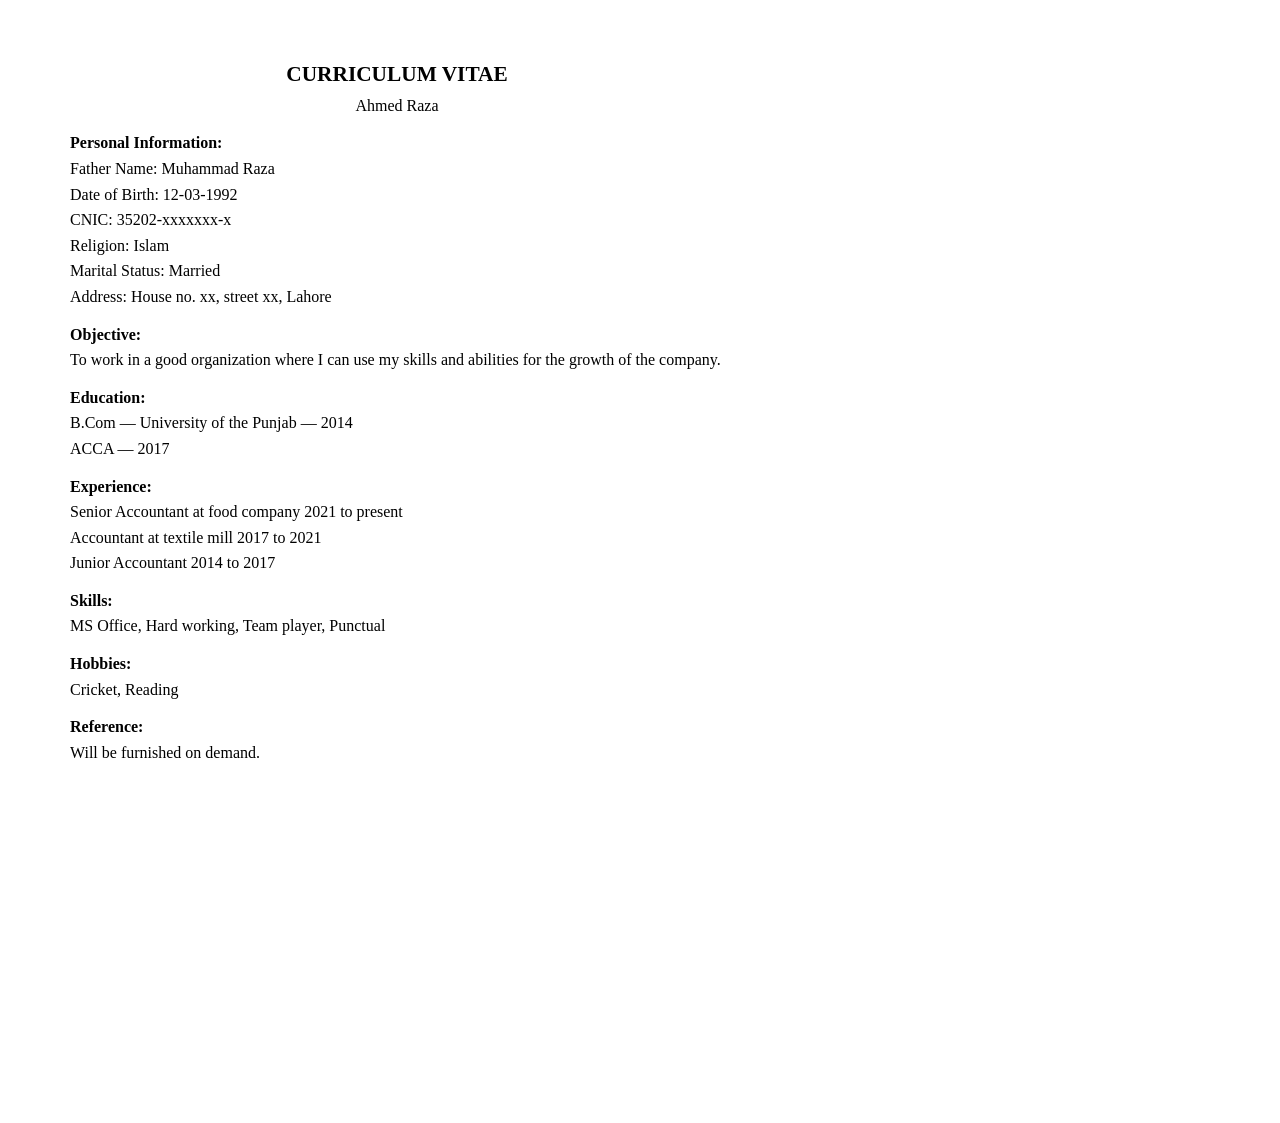
<file: fiverr-kit/gig3-cv/samples/before.html>
<!DOCTYPE html><html><head><meta charset="utf-8"><style>body{font-family:"Times New Roman",serif;font-size:12pt;width:794px;height:1123px;padding:60px 70px;margin:0;box-sizing:border-box;color:#000;background:#fff;line-height:1.35}h1{font-size:16pt;text-align:center;margin:0 0 6px}p{margin:4px 0}b{display:block;margin-top:16px}</style></head><body>
<h1>CURRICULUM VITAE</h1><p style="text-align:center">Ahmed Raza</p>
<b>Personal Information:</b><p>Father Name: Muhammad Raza</p><p>Date of Birth: 12-03-1992</p><p>CNIC: 35202-xxxxxxx-x</p><p>Religion: Islam</p><p>Marital Status: Married</p><p>Address: House no. xx, street xx, Lahore</p>
<b>Objective:</b><p>To work in a good organization where I can use my skills and abilities for the growth of the company.</p>
<b>Education:</b><p>B.Com — University of the Punjab — 2014</p><p>ACCA — 2017</p>
<b>Experience:</b><p>Senior Accountant at food company 2021 to present</p><p>Accountant at textile mill 2017 to 2021</p><p>Junior Accountant 2014 to 2017</p>
<b>Skills:</b><p>MS Office, Hard working, Team player, Punctual</p>
<b>Hobbies:</b><p>Cricket, Reading</p>
<b>Reference:</b><p>Will be furnished on demand.</p>
</body></html>
</file>
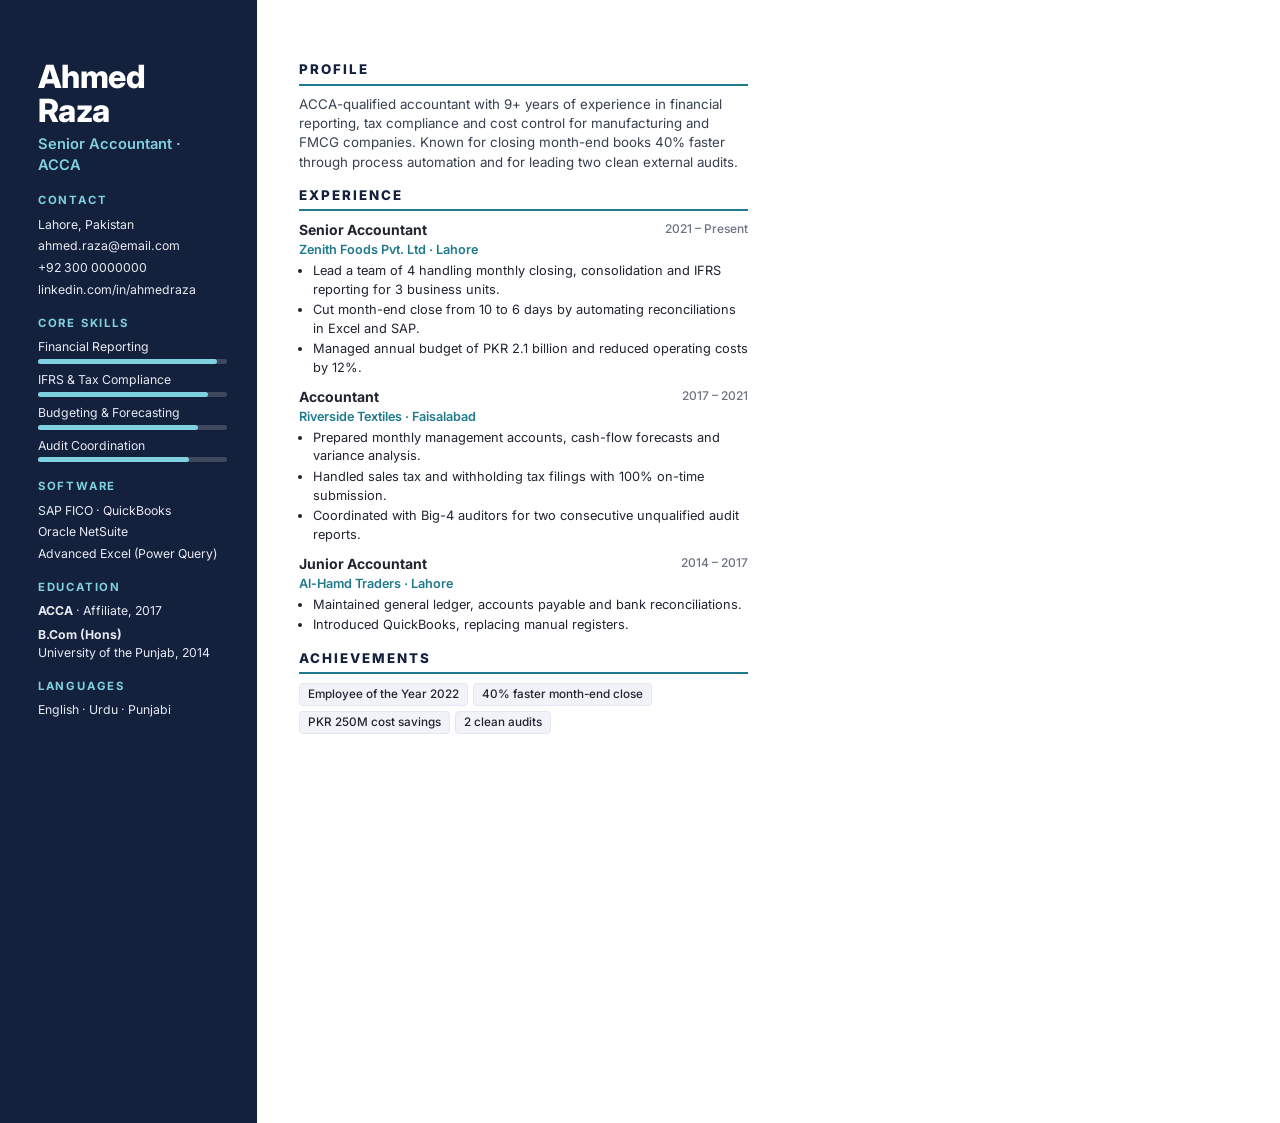
<file: fiverr-kit/gig3-cv/samples/cv1.html>
<!DOCTYPE html><html><head><meta charset="utf-8"><link rel="stylesheet" href="cv-style.css"><style>:root{--side:#14213d;--acc:#1f7a8c;--acc2:#7fd1e0}</style></head><body><div class="page">
<aside>
 <div class="name">Ahmed<br>Raza</div><div class="role" style="color:#7fd1e0">Senior Accountant · ACCA</div>
 <h3>Contact</h3><ul><li>Lahore, Pakistan</li><li>ahmed.raza@email.com</li><li>+92 300 0000000</li><li>linkedin.com/in/ahmedraza</li></ul>
 <h3>Core Skills</h3>
 <p>Financial Reporting</p><div class="bar"><i style="width:95%"></i></div>
 <p>IFRS & Tax Compliance</p><div class="bar"><i style="width:90%"></i></div>
 <p>Budgeting & Forecasting</p><div class="bar"><i style="width:85%"></i></div>
 <p>Audit Coordination</p><div class="bar"><i style="width:80%"></i></div>
 <h3>Software</h3><ul><li>SAP FICO · QuickBooks</li><li>Oracle NetSuite</li><li>Advanced Excel (Power Query)</li></ul>
 <h3>Education</h3><p><b>ACCA</b> · Affiliate, 2017</p><p style="margin-top:6px"><b>B.Com (Hons)</b><br>University of the Punjab, 2014</p>
 <h3>Languages</h3><p>English · Urdu · Punjabi</p>
</aside>
<main>
 <h2>Profile</h2>
 <p class="summary">ACCA-qualified accountant with 9+ years of experience in financial reporting, tax compliance and cost control for manufacturing and FMCG companies. Known for closing month-end books 40% faster through process automation and for leading two clean external audits.</p>
 <h2>Experience</h2>
 <div class="job"><div class="t">Senior Accountant <span>2021 – Present</span></div><div class="c">Zenith Foods Pvt. Ltd · Lahore</div>
 <ul><li>Lead a team of 4 handling monthly closing, consolidation and IFRS reporting for 3 business units.</li><li>Cut month-end close from 10 to 6 days by automating reconciliations in Excel and SAP.</li><li>Managed annual budget of PKR 2.1 billion and reduced operating costs by 12%.</li></ul></div>
 <div class="job"><div class="t">Accountant <span>2017 – 2021</span></div><div class="c">Riverside Textiles · Faisalabad</div>
 <ul><li>Prepared monthly management accounts, cash-flow forecasts and variance analysis.</li><li>Handled sales tax and withholding tax filings with 100% on-time submission.</li><li>Coordinated with Big-4 auditors for two consecutive unqualified audit reports.</li></ul></div>
 <div class="job"><div class="t">Junior Accountant <span>2014 – 2017</span></div><div class="c">Al-Hamd Traders · Lahore</div>
 <ul><li>Maintained general ledger, accounts payable and bank reconciliations.</li><li>Introduced QuickBooks, replacing manual registers.</li></ul></div>
 <h2>Achievements</h2>
 <div class="tags"><span>Employee of the Year 2022</span><span>40% faster month-end close</span><span>PKR 250M cost savings</span><span>2 clean audits</span></div>
</main></div></body></html>
</file>
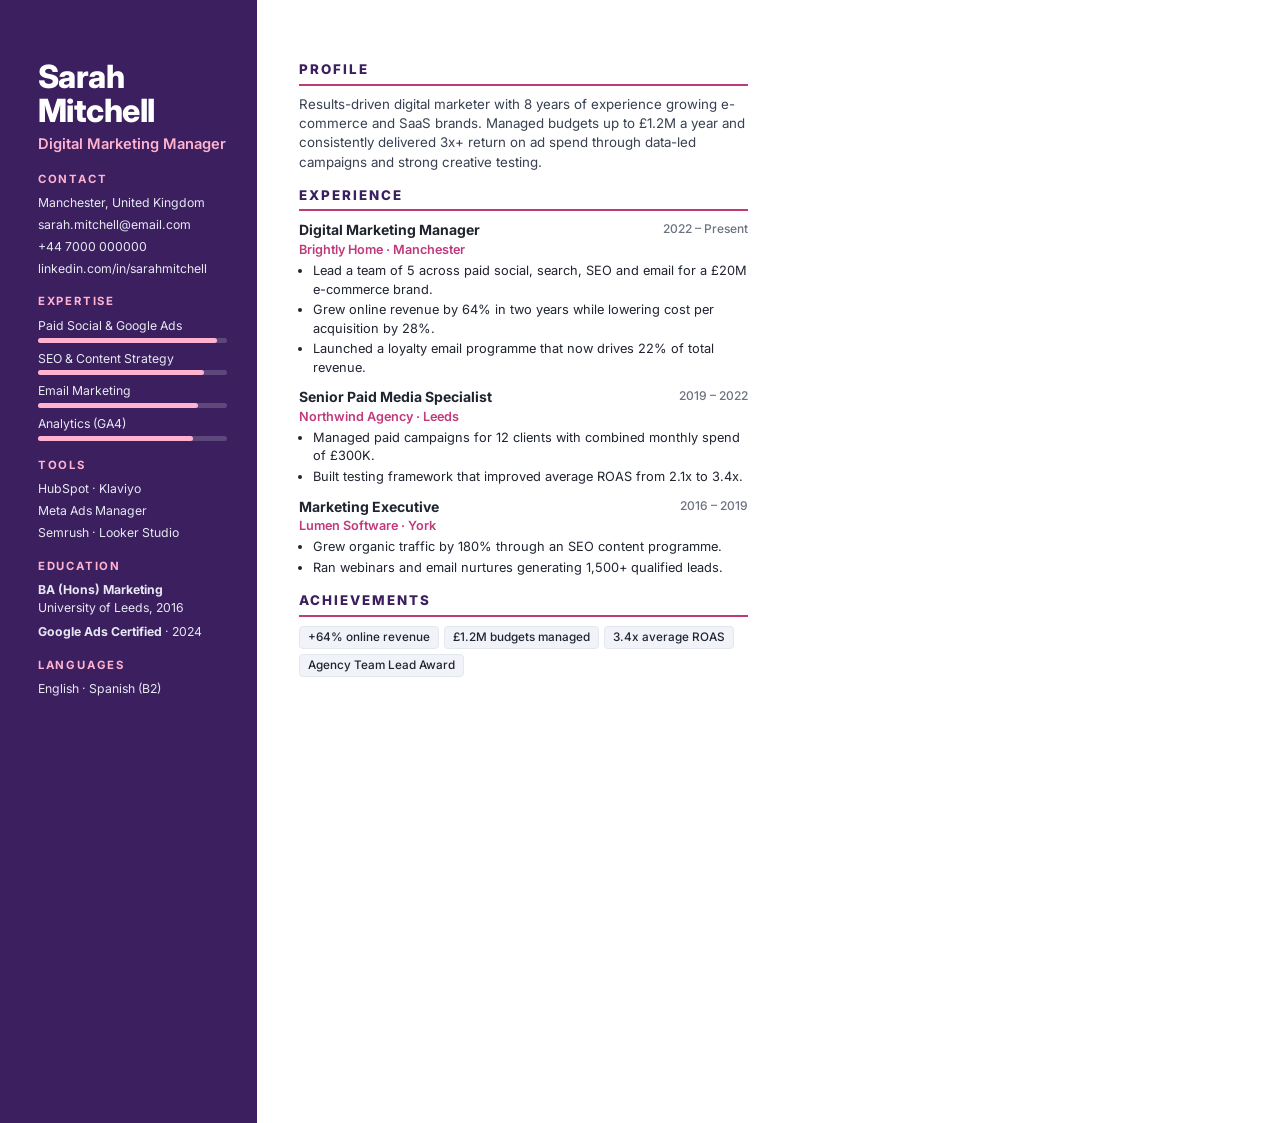
<file: fiverr-kit/gig3-cv/samples/cv2.html>
<!DOCTYPE html><html><head><meta charset="utf-8"><link rel="stylesheet" href="cv-style.css"><style>:root{--side:#3b1f5e;--acc:#c0397b;--acc2:#ffb3d1}</style></head><body><div class="page">
<aside>
 <div class="name">Sarah<br>Mitchell</div><div class="role" style="color:#ffb3d1">Digital Marketing Manager</div>
 <h3>Contact</h3><ul><li>Manchester, United Kingdom</li><li>sarah.mitchell@email.com</li><li>+44 7000 000000</li><li>linkedin.com/in/sarahmitchell</li></ul>
 <h3>Expertise</h3>
 <p>Paid Social & Google Ads</p><div class="bar"><i style="width:95%"></i></div>
 <p>SEO & Content Strategy</p><div class="bar"><i style="width:88%"></i></div>
 <p>Email Marketing</p><div class="bar"><i style="width:85%"></i></div>
 <p>Analytics (GA4)</p><div class="bar"><i style="width:82%"></i></div>
 <h3>Tools</h3><ul><li>HubSpot · Klaviyo</li><li>Meta Ads Manager</li><li>Semrush · Looker Studio</li></ul>
 <h3>Education</h3><p><b>BA (Hons) Marketing</b><br>University of Leeds, 2016</p><p style="margin-top:6px"><b>Google Ads Certified</b> · 2024</p>
 <h3>Languages</h3><p>English · Spanish (B2)</p>
</aside>
<main>
 <h2>Profile</h2>
 <p class="summary">Results-driven digital marketer with 8 years of experience growing e-commerce and SaaS brands. Managed budgets up to £1.2M a year and consistently delivered 3x+ return on ad spend through data-led campaigns and strong creative testing.</p>
 <h2>Experience</h2>
 <div class="job"><div class="t">Digital Marketing Manager <span>2022 – Present</span></div><div class="c">Brightly Home · Manchester</div>
 <ul><li>Lead a team of 5 across paid social, search, SEO and email for a £20M e-commerce brand.</li><li>Grew online revenue by 64% in two years while lowering cost per acquisition by 28%.</li><li>Launched a loyalty email programme that now drives 22% of total revenue.</li></ul></div>
 <div class="job"><div class="t">Senior Paid Media Specialist <span>2019 – 2022</span></div><div class="c">Northwind Agency · Leeds</div>
 <ul><li>Managed paid campaigns for 12 clients with combined monthly spend of £300K.</li><li>Built testing framework that improved average ROAS from 2.1x to 3.4x.</li></ul></div>
 <div class="job"><div class="t">Marketing Executive <span>2016 – 2019</span></div><div class="c">Lumen Software · York</div>
 <ul><li>Grew organic traffic by 180% through an SEO content programme.</li><li>Ran webinars and email nurtures generating 1,500+ qualified leads.</li></ul></div>
 <h2>Achievements</h2>
 <div class="tags"><span>+64% online revenue</span><span>£1.2M budgets managed</span><span>3.4x average ROAS</span><span>Agency Team Lead Award</span></div>
</main></div></body></html>
</file>
<file: fiverr-kit/gig3-cv/samples/cv-style.css>
@import url('https://fonts.googleapis.com/css2?family=Inter:wght@400;500;600;700;800&display=swap');
*{margin:0;padding:0;box-sizing:border-box}
@page{size:A4;margin:0}
body{font-family:Inter,Arial,sans-serif;color:#1f2430;font-size:10.5pt;line-height:1.45;width:210mm;min-height:297mm;background:#fff}
.page{display:grid;grid-template-columns:68mm 1fr;min-height:297mm}
aside{background:var(--side);color:#fff;padding:16mm 8mm 12mm 10mm}
main{padding:16mm 12mm 12mm 11mm}
.name{font-size:24pt;font-weight:800;line-height:1.05;letter-spacing:-.5px}
.role{font-size:11pt;font-weight:600;color:var(--acc);margin-top:6px}
aside h3{font-size:8.5pt;letter-spacing:1.8px;text-transform:uppercase;margin:16px 0 7px;color:var(--acc2);font-weight:700}
aside p,aside li{font-size:9.2pt;color:#e6e9f2}
aside ul{list-style:none}aside li{margin-bottom:4px}
.bar{height:5px;border-radius:3px;background:rgba(255,255,255,.18);margin:3px 0 7px}.bar i{display:block;height:100%;border-radius:3px;background:var(--acc2)}
main h2{font-size:10pt;letter-spacing:2px;text-transform:uppercase;color:var(--side);border-bottom:2px solid var(--acc);padding-bottom:4px;margin:14px 0 9px;font-weight:800}
main h2:first-child{margin-top:0}
.job{margin-bottom:10px}
.job .t{display:flex;justify-content:space-between;font-weight:700;font-size:10.5pt}
.job .t span{font-weight:500;color:#6b7280;font-size:9pt}
.job .c{color:var(--acc);font-weight:600;font-size:9.5pt;margin-bottom:3px}
.job ul{padding-left:14px}.job li{margin-bottom:2px;font-size:9.6pt}
.summary{font-size:10pt;color:#374151}
.tags{display:flex;flex-wrap:wrap;gap:5px}.tags span{background:#f1f3f8;border:1px solid #e3e7ef;border-radius:4px;padding:2px 8px;font-size:8.8pt;font-weight:500}
</file>
